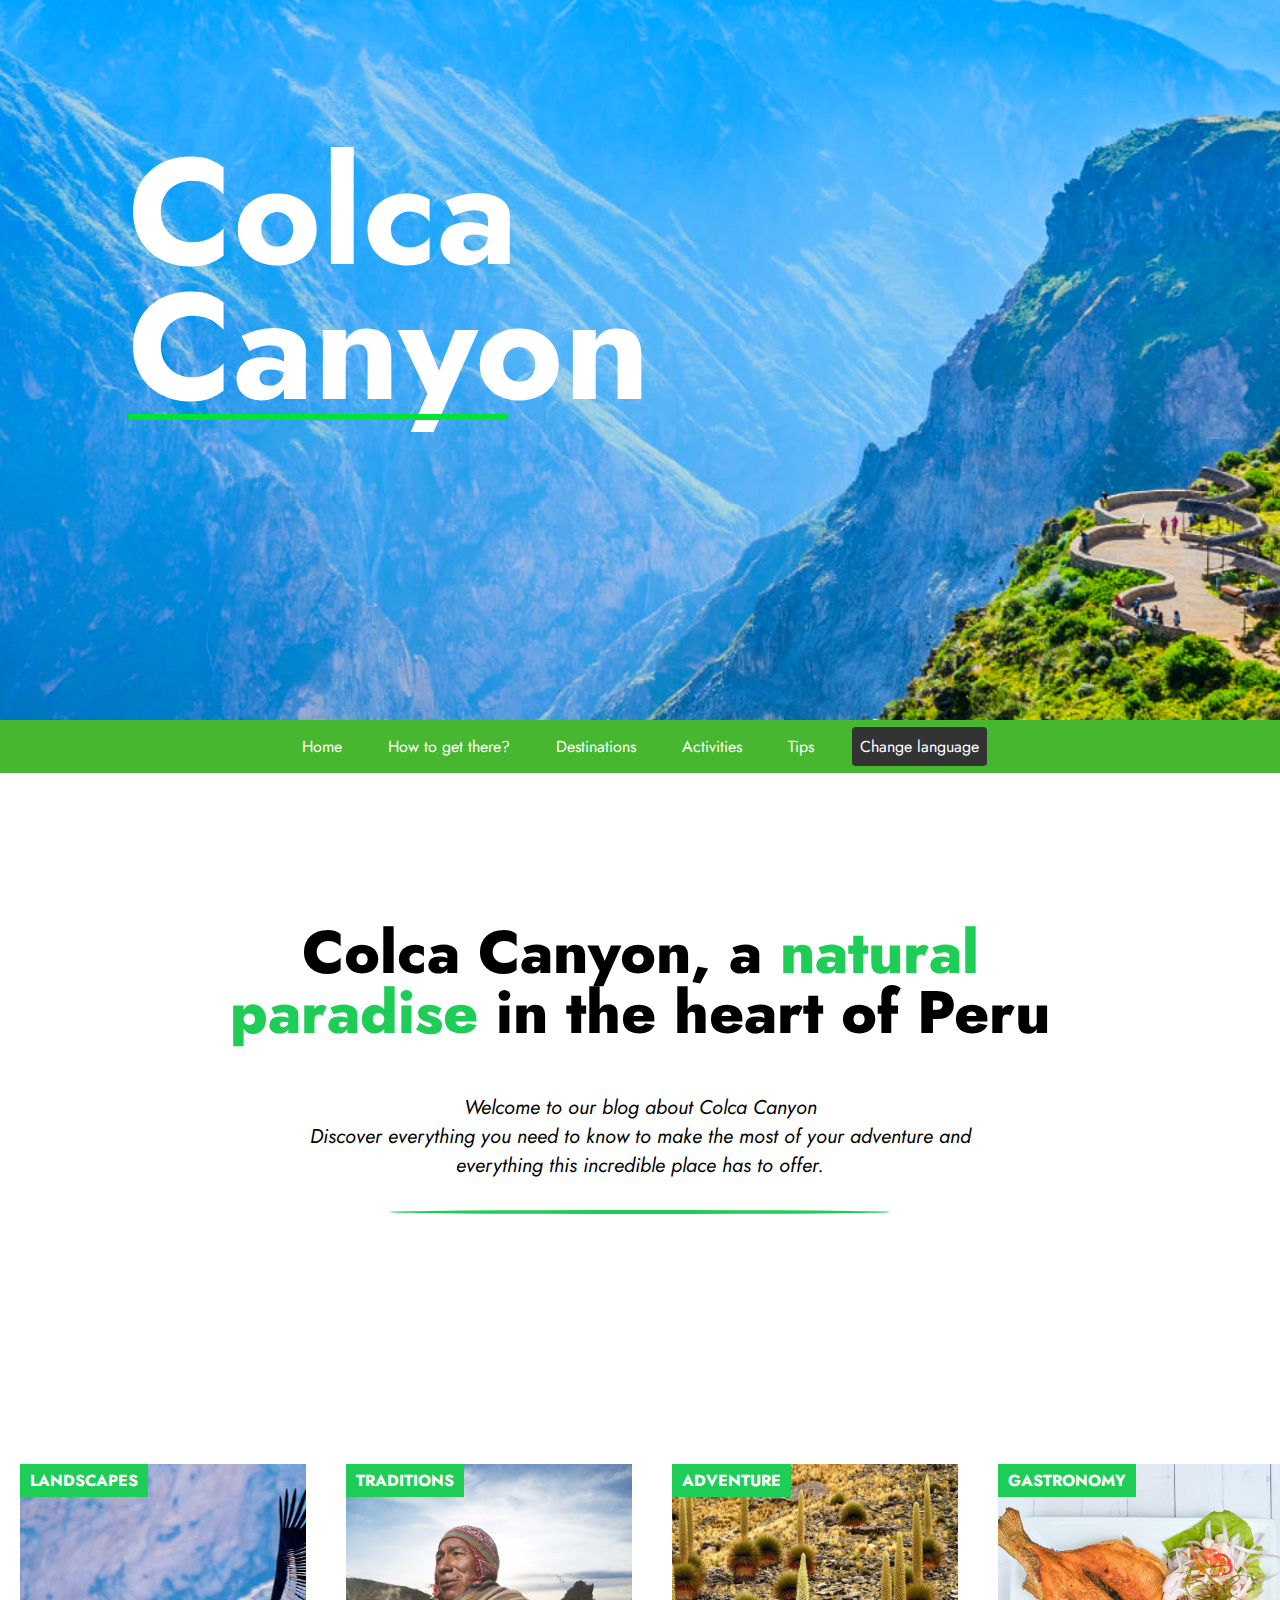
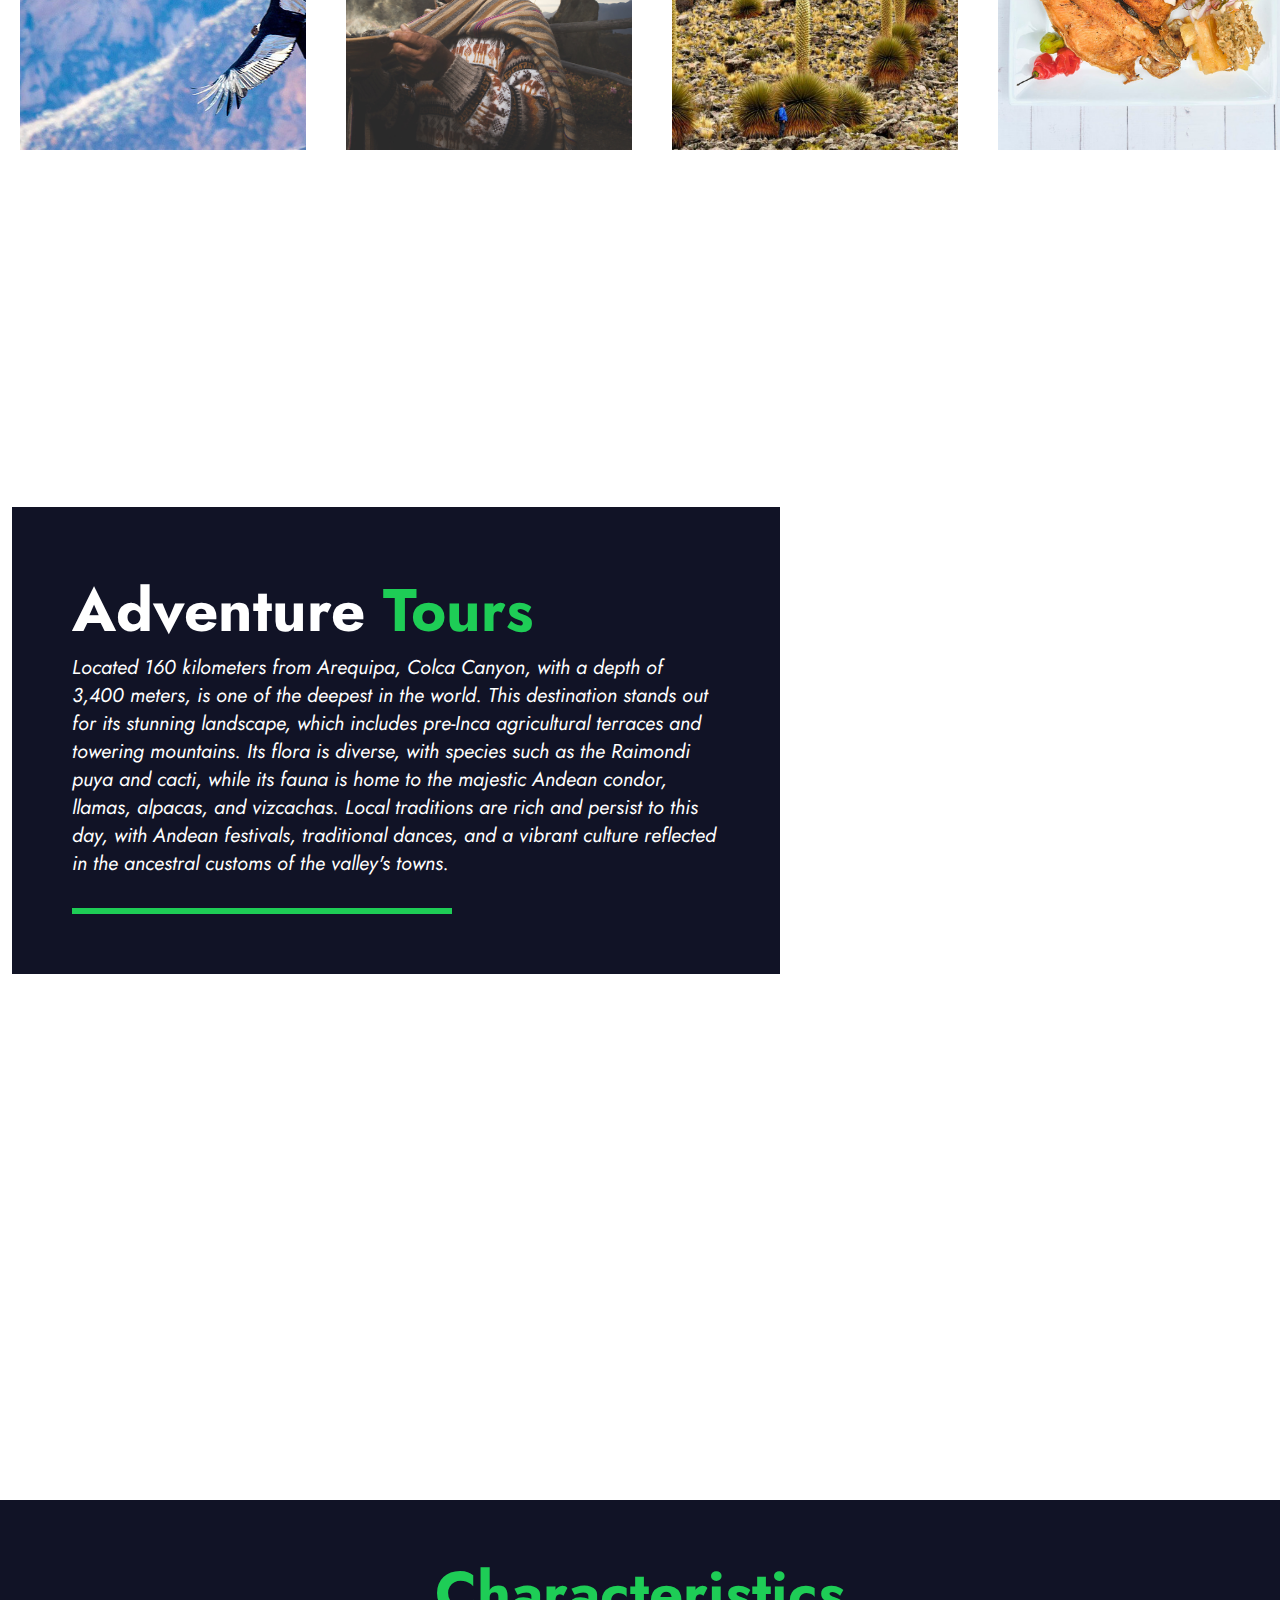
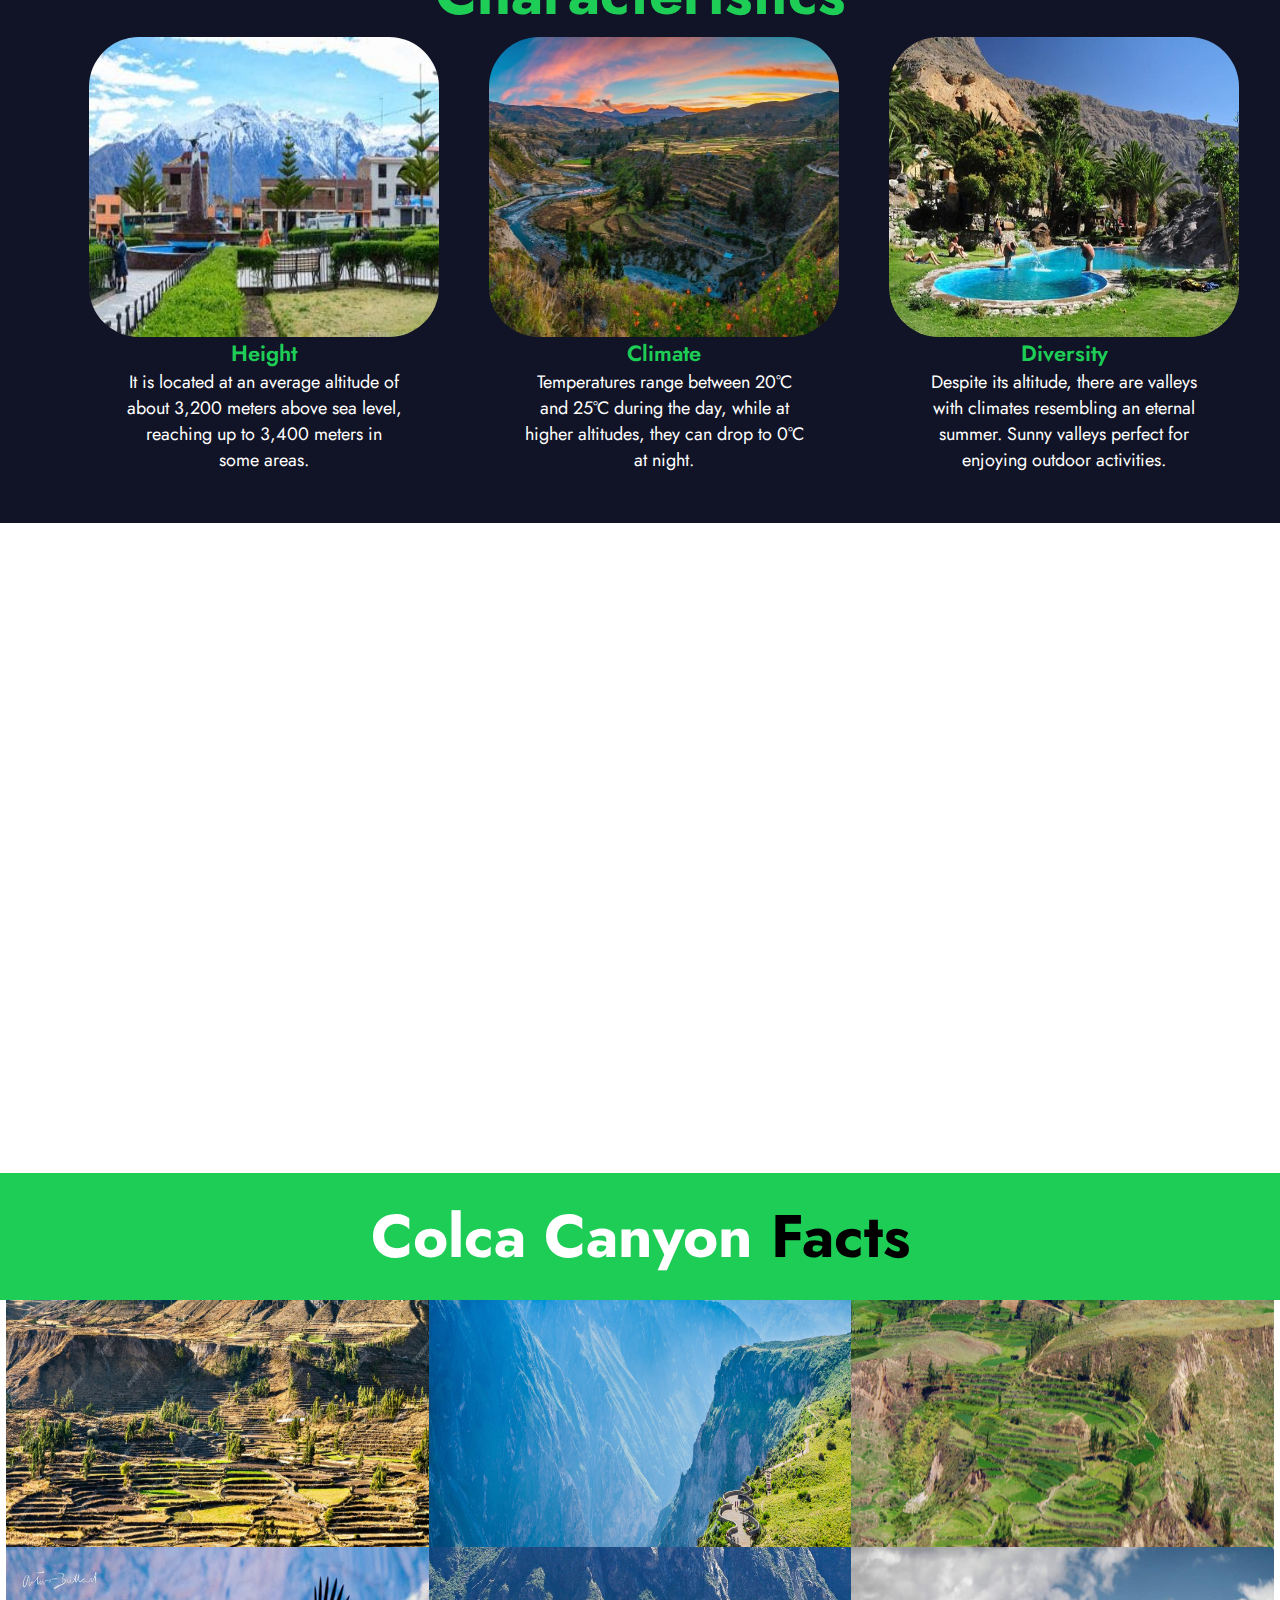
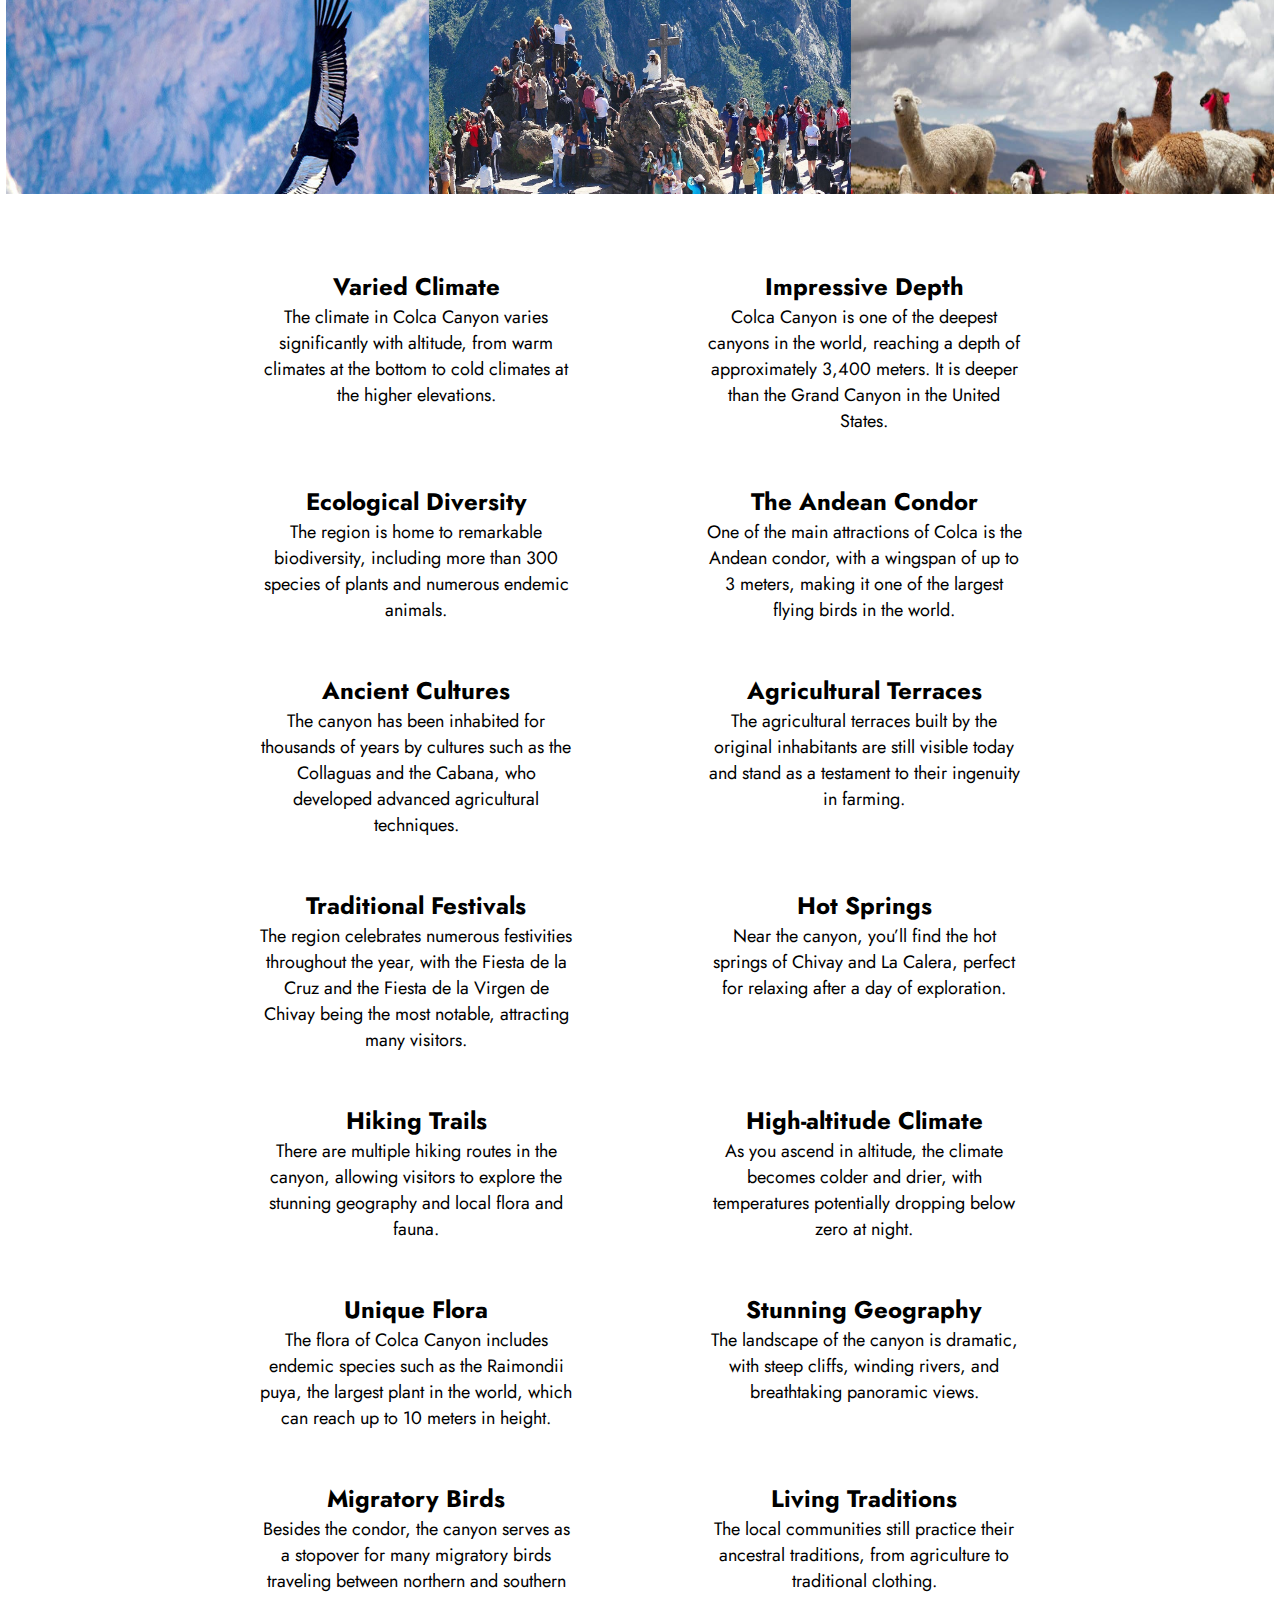
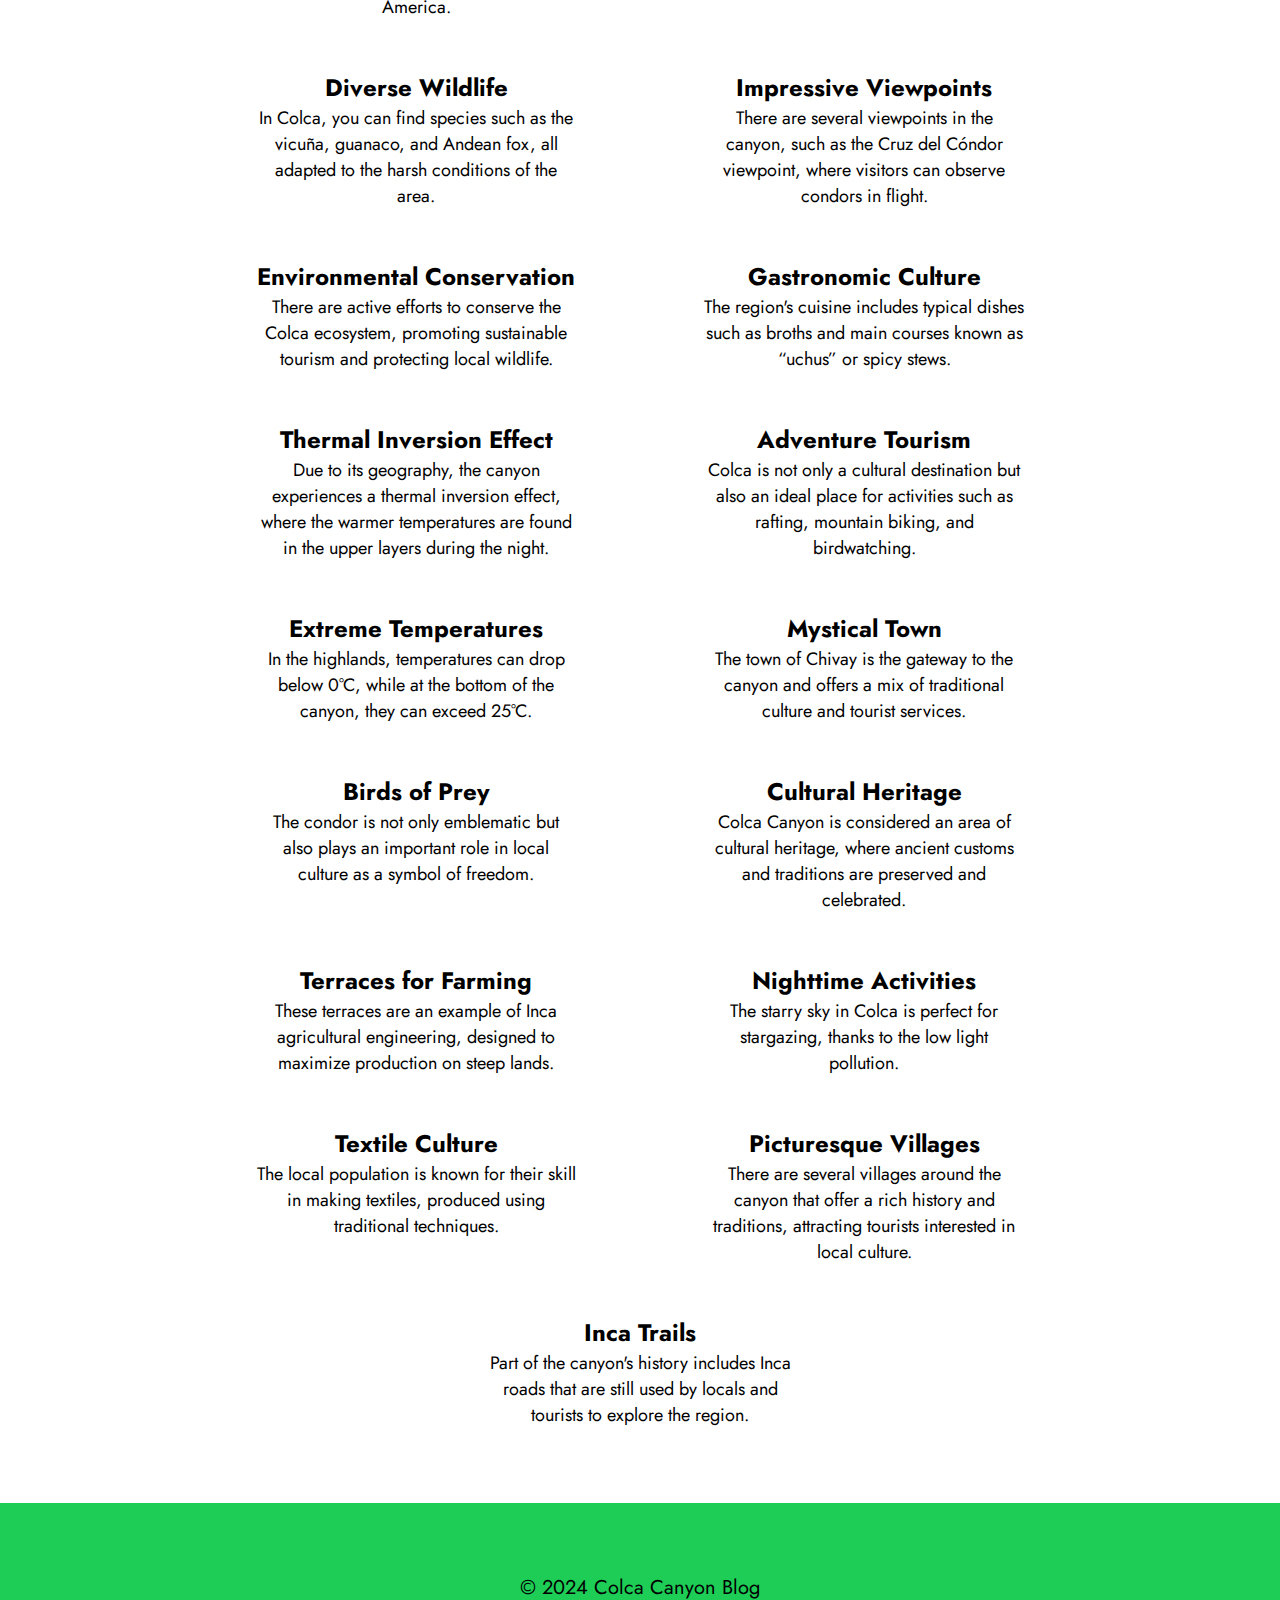
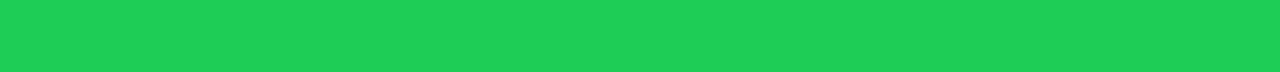
<file: index.html>
<!DOCTYPE html>
<html lang="es">

<head>
    <meta charset="UTF-8">
    <meta name="viewport" content="width=device-width, initial-scale=1.0">
    <title>Complete Travel Guide to the Colca Canyon - Attractions, Routes, and Tips</title>
    <meta name="robots" content="index, follow">

    <meta name="description"
        content="Explore the majestic Colca Canyon, a perfect destination for adventurers. Enjoy activities such as trekking, condor watching, and more in one of the deepest canyons in the world. Find recommendations and tips to make the most of this incredible place in Peru.">

        <meta name="keywords" content="Colca Canyon, tourism in Peru, trips to Peru, how to visit Colca Canyon,
        tourist activities in the Colca Valley, best places to visit in Arequipa,
        travel tips for Colca Canyon, what to explore in the Colca Valley,
        spectacular viewpoints in Colca Canyon, Colca Valley culture,
        trekking routes in Colca Canyon.">


    <meta name="author" content="Inside Colca Blog">

    <meta property="og:title" content="Colca Canyon - Complete Travel Guide">
    <meta property="og:description" content="Explore the Colca Canyon in Peru. Information on how to get there, must-do activities, travel tips, and the best tourist destinations.">


    <meta property="og:image" content="https://cdn-icons-png.flaticon.com/512/1929/1929693.png">
    <meta property="og:url" content="https://www.insidecolcablog.com/">
    <link rel="canonical" href="https://www.insidecolcablog.com/" />

    <meta property="og:type" content="website">

    <meta name="twitter:card" content="summary_large_image">
    <meta name="twitter:title" content="Colca Canyon - Complete Travel Guide">
    <meta name="twitter:description"
        content="Discover Colca Canyon in Peru. Complete information on how to get there, activities, destinations, and tips for your visit.">
    <meta name="twitter:image" content="https://cdn-icons-png.flaticon.com/512/1929/1929693.png">

    <link rel="icon" type="image/png" href="https://cdn-icons-png.flaticon.com/512/1929/1929693.png">

    <link rel="stylesheet" href="style.css">
    <link rel="preconnect" href="https://fonts.googleapis.com">
    <link rel="preconnect" href="https://fonts.gstatic.com" crossorigin>
    <link href="https://fonts.googleapis.com/css2?family=Jost:ital,wght@0,100..900;1,100..900&display=swap"
        rel="stylesheet">

    <script type="text/javascript">
        function googleTranslateElementInit() {
            new google.translate.TranslateElement({
                pageLanguage: 'es',
                includedLanguages: 'en,es,fr,da,hu,de,it,zh-CN,ko,pt,ru,nl,hi,ja,pl,uk',
                layout: google.translate.TranslateElement.InlineLayout.SIMPLE
            }, 'google_translate_element');
        }
    </script>
    <script async src="https://pagead2.googlesyndication.com/pagead/js/adsbygoogle.js?client=ca-pub-7519552983128815"
        crossorigin="anonymous"></script>
    <script type="text/javascript"
        src="https://translate.google.com/translate_a/element.js?cb=googleTranslateElementInit"></script>
</head>

<body>
    <header>
        <div class="portada">
            <div class="portada_ctn">
                <h1>Colca  <br> Canyon </h1>
                <div class="division1"></div>

            </div>

        </div>
    </header>
    <nav class="navbar">
        <span class="menu-toggle" onclick="toggleMenu()">☰</span>
        <ul id="navbarMenu">
            <li><a href="index.html">Home</a></li>
            <li><a href="comollegar.html">How to get there?</a></li>
            <li><a href="destinos.html">Destinations</a></li>
            <li><a href="actividades.html">Activities</a></li>
            <li><a href="consejos.html">Tips</a></li>
            <li><a class="cambio_idioma" href="javascript:void(0);" id="google_translate_button">Change language</a></li>
        </ul>
    </nav>
    <div id="google_translate_element"></div>

    <section class="msgbvn">
        <h2>Colca Canyon, a <span style="color: #1ecd56;">natural <br>paradise</span> in the heart of Peru</h2>
        <p>Welcome to our blog about Colca Canyon<br>  
            Discover everything you need to know to make the most of your adventure  
            and <br>everything this incredible place has to offer.</p>
         
        <div class="division" style="margin-top: 30px; width: 500px;"></div>
    </section>
    <section class="dcpc_1">
        <div class="imgdcpc_1">
            <div class="img-container one">
                <span class="image-text">LANDSCAPES</span>
            </div>
            <div class="img-container dos">
                <span class="image-text">TRADITIONS</span>
            </div>
            <div class="img-container tres">
                <span class="image-text">ADVENTURE</span>
            </div>
            <div class="img-container cuatro">
                <span class="image-text">GASTRONOMY</span>
            </div>
        </div>



        <div class="tldsc">
            <div class="tldsc_left">
                <h2>Adventure <span style="color: #1ecd56;">Tours</span></h2>
                <p>Located 160 kilometers from Arequipa, Colca Canyon, with a depth of 3,400 meters, is one of the deepest in the world. This destination stands out for its stunning landscape, which includes pre-Inca agricultural terraces and towering mountains. Its flora is diverse, with species such as the Raimondi puya and cacti, while its fauna is home to the majestic Andean condor, llamas, alpacas, and vizcachas. Local traditions are rich and persist to this day, with Andean festivals, traditional dances, and a vibrant culture reflected in the ancestral customs of the valley's towns.</p>

                <div class="division2"></div>
            </div>
            <div class="tldsc_right"></div>
        </div>
    </section>
    <section class="crtrtcs">
        <h2>Characteristics</h2>
        <div class="ctn_crtrtcs">
            <div class="ctn_crtrtcs1">
                <img src="/imagenes/altura_cabanaconde.jpg" alt="">
                <h3>Height</h3>
                <p>It is located at an average altitude of about 3,200 meters above sea level, reaching up to 3,400 meters in some areas.</p>
            </div>
            <div class="ctn_crtrtcs1">
                <img src="/imagenes/climacolca.jpg" alt="">
                <h3>Climate</h3>
                <p>Temperatures range between 20°C and 25°C during the day, while at higher altitudes, they can drop to 0°C at night.</p>

            </div>
            <div class="ctn_crtrtcs1">
                <img src="/imagenes/diversidadcolca.jpg" alt="">
                <h3>Diversity</h3>
                <p>Despite its altitude, there are valleys with climates resembling an eternal summer. Sunny valleys perfect for enjoying outdoor activities.</p>

            </div>
        </div>
    </section>
    <section class="crsdd">
    </section>
    <div class="dtscñ">
        <h2><span style="color: white;">Colca Canyon</span> Facts</h2>
    </div>
    <section class="galery">
        <div class="image-container">
            <img src="./imagenes/andenes.jpg" alt="">
            <h4>Andeneria</h4>
        </div>
        <div class="image-container">
            <img src="./imagenes/cruz.jpg" alt="">
            <h4>Condor Cross</h4>

        </div>
        <div class="image-container">
            <img src="./imagenes/andenes2.jpg" alt="">
            <h4>Agriculture</h4>

        </div>
        <div class="image-container">
            <img src="./imagenes/condor_flor.jpg" alt="">
            <h4>Condor</h4>

        </div>
        <div class="image-container">
            <img src="./imagenes/fiesta.jpg" alt="">
            <h4>Tourism</h4>

        </div>
        <div class="image-container">
            <img src="./imagenes/llamasyalpacas.jpg" alt="">
            <h4>Alpacas</h4>

        </div>
    </section>
    <section class="colca_curiosities">
        <div class="carta">
            <h4>Varied Climate</h4>
            <p>The climate in Colca Canyon varies significantly with altitude, from warm climates at the bottom to cold climates at the higher elevations.</p>
        </div>
        <div class="carta">
            <h4>Impressive Depth</h4>
            <p>Colca Canyon is one of the deepest canyons in the world, reaching a depth of approximately 3,400 meters. It is deeper than the Grand Canyon in the United States.</p>
        </div>
        <div class="carta">
            <h4>Ecological Diversity</h4>
            <p>The region is home to remarkable biodiversity, including more than 300 species of plants and numerous endemic animals.</p>
        </div>
        <div class="carta">
            <h4>The Andean Condor</h4>
            <p>One of the main attractions of Colca is the Andean condor, with a wingspan of up to 3 meters, making it one of the largest flying birds in the world.</p>
        </div>
        <div class="carta">
            <h4>Ancient Cultures</h4>
            <p>The canyon has been inhabited for thousands of years by cultures such as the Collaguas and the Cabana, who developed advanced agricultural techniques.</p>
        </div>
        <div class="carta">
            <h4>Agricultural Terraces</h4>
            <p>The agricultural terraces built by the original inhabitants are still visible today and stand as a testament to their ingenuity in farming.</p>
        </div>
        <div class="carta">
            <h4>Traditional Festivals</h4>
            <p>The region celebrates numerous festivities throughout the year, with the Fiesta de la Cruz and the Fiesta de la Virgen de Chivay being the most notable, attracting many visitors.</p>
        </div>
        <div class="carta">
            <h4>Hot Springs</h4>
            <p>Near the canyon, you’ll find the hot springs of Chivay and La Calera, perfect for relaxing after a day of exploration.</p>
        </div>
        <div class="carta">
            <h4>Hiking Trails</h4>
            <p>There are multiple hiking routes in the canyon, allowing visitors to explore the stunning geography and local flora and fauna.</p>
        </div>
        <div class="carta">
            <h4>High-altitude Climate</h4>
            <p>As you ascend in altitude, the climate becomes colder and drier, with temperatures potentially dropping below zero at night.</p>
        </div>
        <div class="carta">
            <h4>Unique Flora</h4>
            <p>The flora of Colca Canyon includes endemic species such as the Raimondii puya, the largest plant in the world, which can reach up to 10 meters in height.</p>
        </div>
        <div class="carta">
            <h4>Stunning Geography</h4>
            <p>The landscape of the canyon is dramatic, with steep cliffs, winding rivers, and breathtaking panoramic views.</p>
        </div>
        <div class="carta">
            <h4>Migratory Birds</h4>
            <p>Besides the condor, the canyon serves as a stopover for many migratory birds traveling between northern and southern America.</p>
        </div>
        <div class="carta">
            <h4>Living Traditions</h4>
            <p>The local communities still practice their ancestral traditions, from agriculture to traditional clothing.</p>
        </div>
        <div class="carta">
            <h4>Diverse Wildlife</h4>
            <p>In Colca, you can find species such as the vicuña, guanaco, and Andean fox, all adapted to the harsh conditions of the area.</p>
        </div>
        <div class="carta">
            <h4>Impressive Viewpoints</h4>
            <p>There are several viewpoints in the canyon, such as the Cruz del Cóndor viewpoint, where visitors can observe condors in flight.</p>
        </div>
        <div class="carta">
            <h4>Environmental Conservation</h4>
            <p>There are active efforts to conserve the Colca ecosystem, promoting sustainable tourism and protecting local wildlife.</p>
        </div>
        <div class="carta">
            <h4>Gastronomic Culture</h4>
            <p>The region's cuisine includes typical dishes such as broths and main courses known as “uchus” or spicy stews.</p>
        </div>
        <div class="carta">
            <h4>Thermal Inversion Effect</h4>
            <p>Due to its geography, the canyon experiences a thermal inversion effect, where the warmer temperatures are found in the upper layers during the night.</p>
        </div>
        <div class="carta">
            <h4>Adventure Tourism</h4>
            <p>Colca is not only a cultural destination but also an ideal place for activities such as rafting, mountain biking, and birdwatching.</p>
        </div>
        <div class="carta">
            <h4>Extreme Temperatures</h4>
            <p>In the highlands, temperatures can drop below 0°C, while at the bottom of the canyon, they can exceed 25°C.</p>
        </div>
        <div class="carta">
            <h4>Mystical Town</h4>
            <p>The town of Chivay is the gateway to the canyon and offers a mix of traditional culture and tourist services.</p>
        </div>
        <div class="carta">
            <h4>Birds of Prey</h4>
            <p>The condor is not only emblematic but also plays an important role in local culture as a symbol of freedom.</p>
        </div>
        <div class="carta">
            <h4>Cultural Heritage</h4>
            <p>Colca Canyon is considered an area of cultural heritage, where ancient customs and traditions are preserved and celebrated.</p>
        </div>
        <div class="carta">
            <h4>Terraces for Farming</h4>
            <p>These terraces are an example of Inca agricultural engineering, designed to maximize production on steep lands.</p>
        </div>
        
        <div class="carta">
            <h4>Nighttime Activities</h4>
            <p>The starry sky in Colca is perfect for stargazing, thanks to the low light pollution.</p>
        </div>
        <div class="carta">
            <h4>Textile Culture</h4>
            <p>The local population is known for their skill in making textiles, produced using traditional techniques.</p>
        </div>
        <div class="carta">
            <h4>Picturesque Villages</h4>
            <p>There are several villages around the canyon that offer a rich history and traditions, attracting tourists interested in local culture.</p>
        </div>
        <div class="carta">
            <h4>Inca Trails</h4>
            <p>Part of the canyon's history includes Inca roads that are still used by locals and tourists to explore the region.</p>
        </div>
    </section>

    <section></section>
    <footer>
        <p>&copy; 2024 Colca Canyon Blog</p>
    </footer>

    <script src="script.js"></script>
    <script src="https://cdn.jsdelivr.net/npm/bootstrap@5.3.0-alpha1/dist/js/bootstrap.bundle.min.js"></script>
    <script async src="https://www.googletagmanager.com/gtag/js?id=G-88VQ02TWD1"></script>
    <script>
        window.dataLayer = window.dataLayer || [];
        function gtag() { dataLayer.push(arguments); }
        gtag('js', new Date());

        gtag('config', 'G-88VQ02TWD1');
    </script>
</body>

</html>
</file>
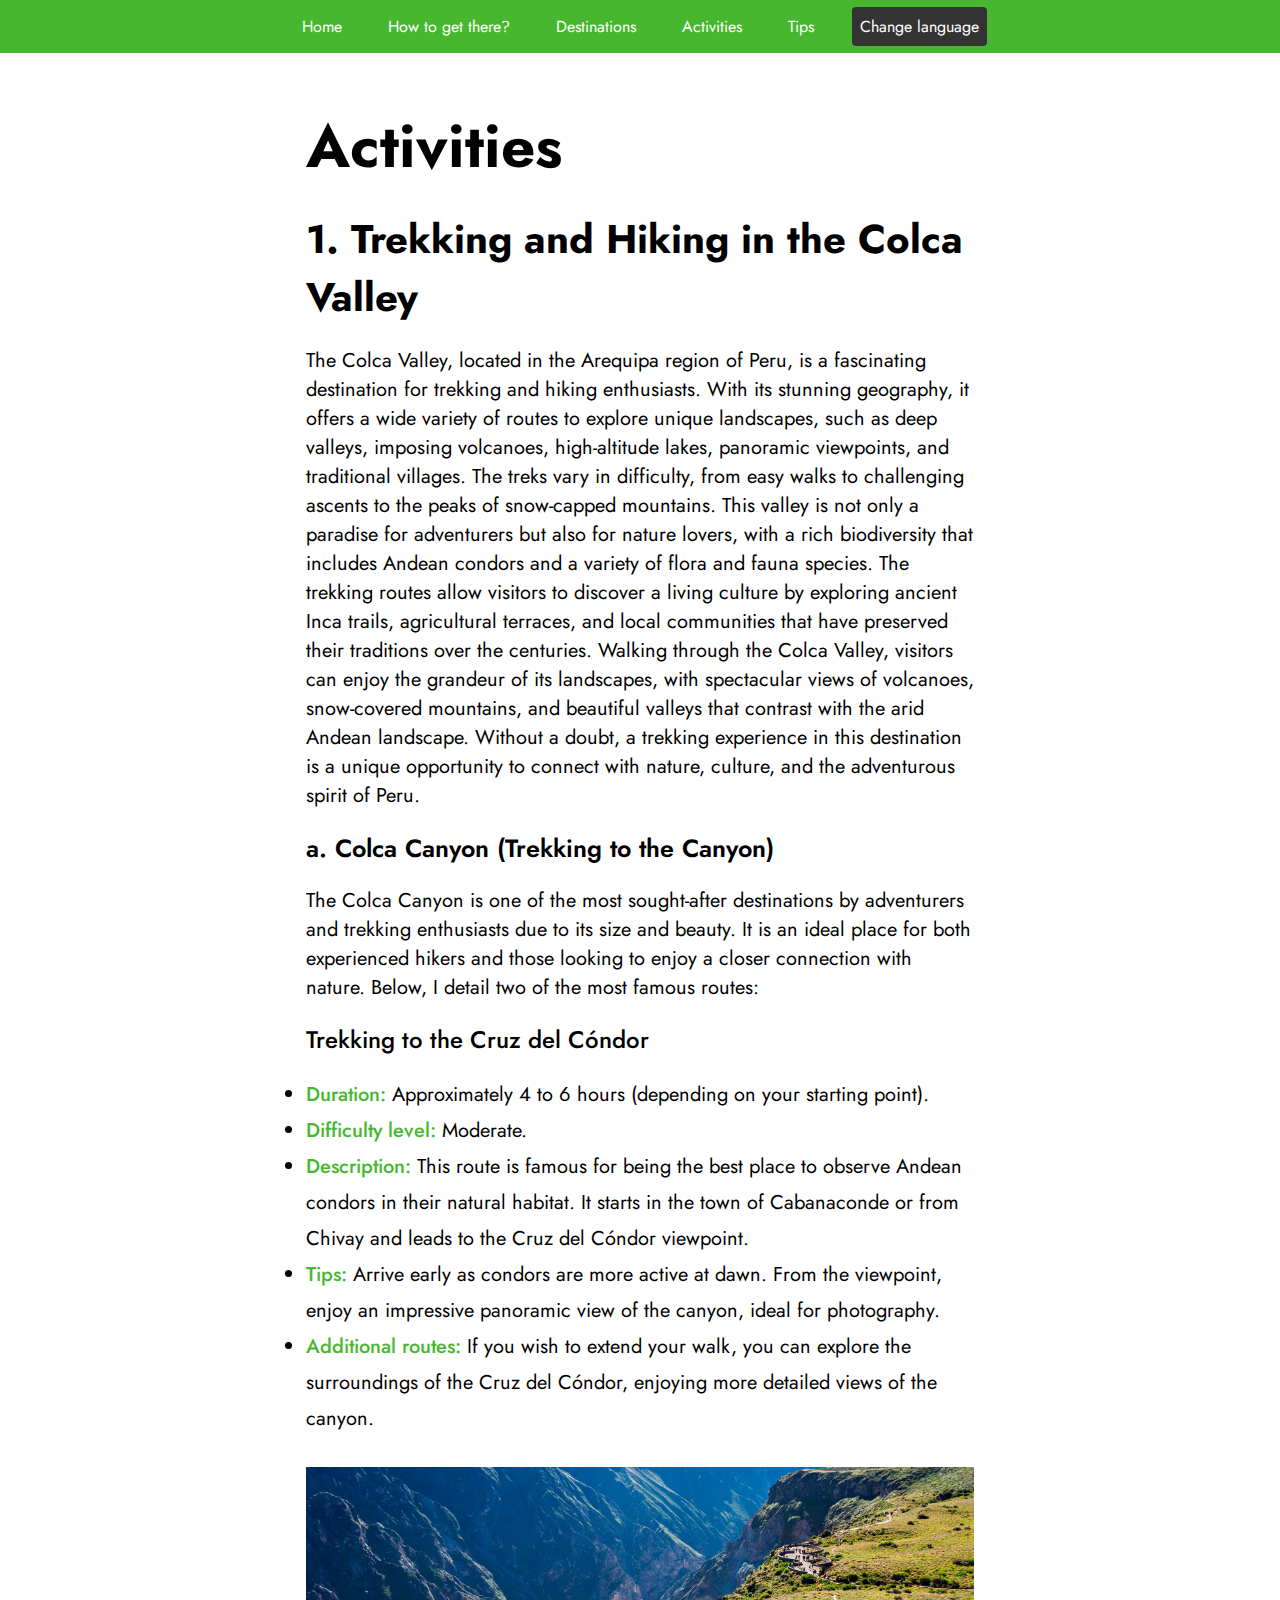
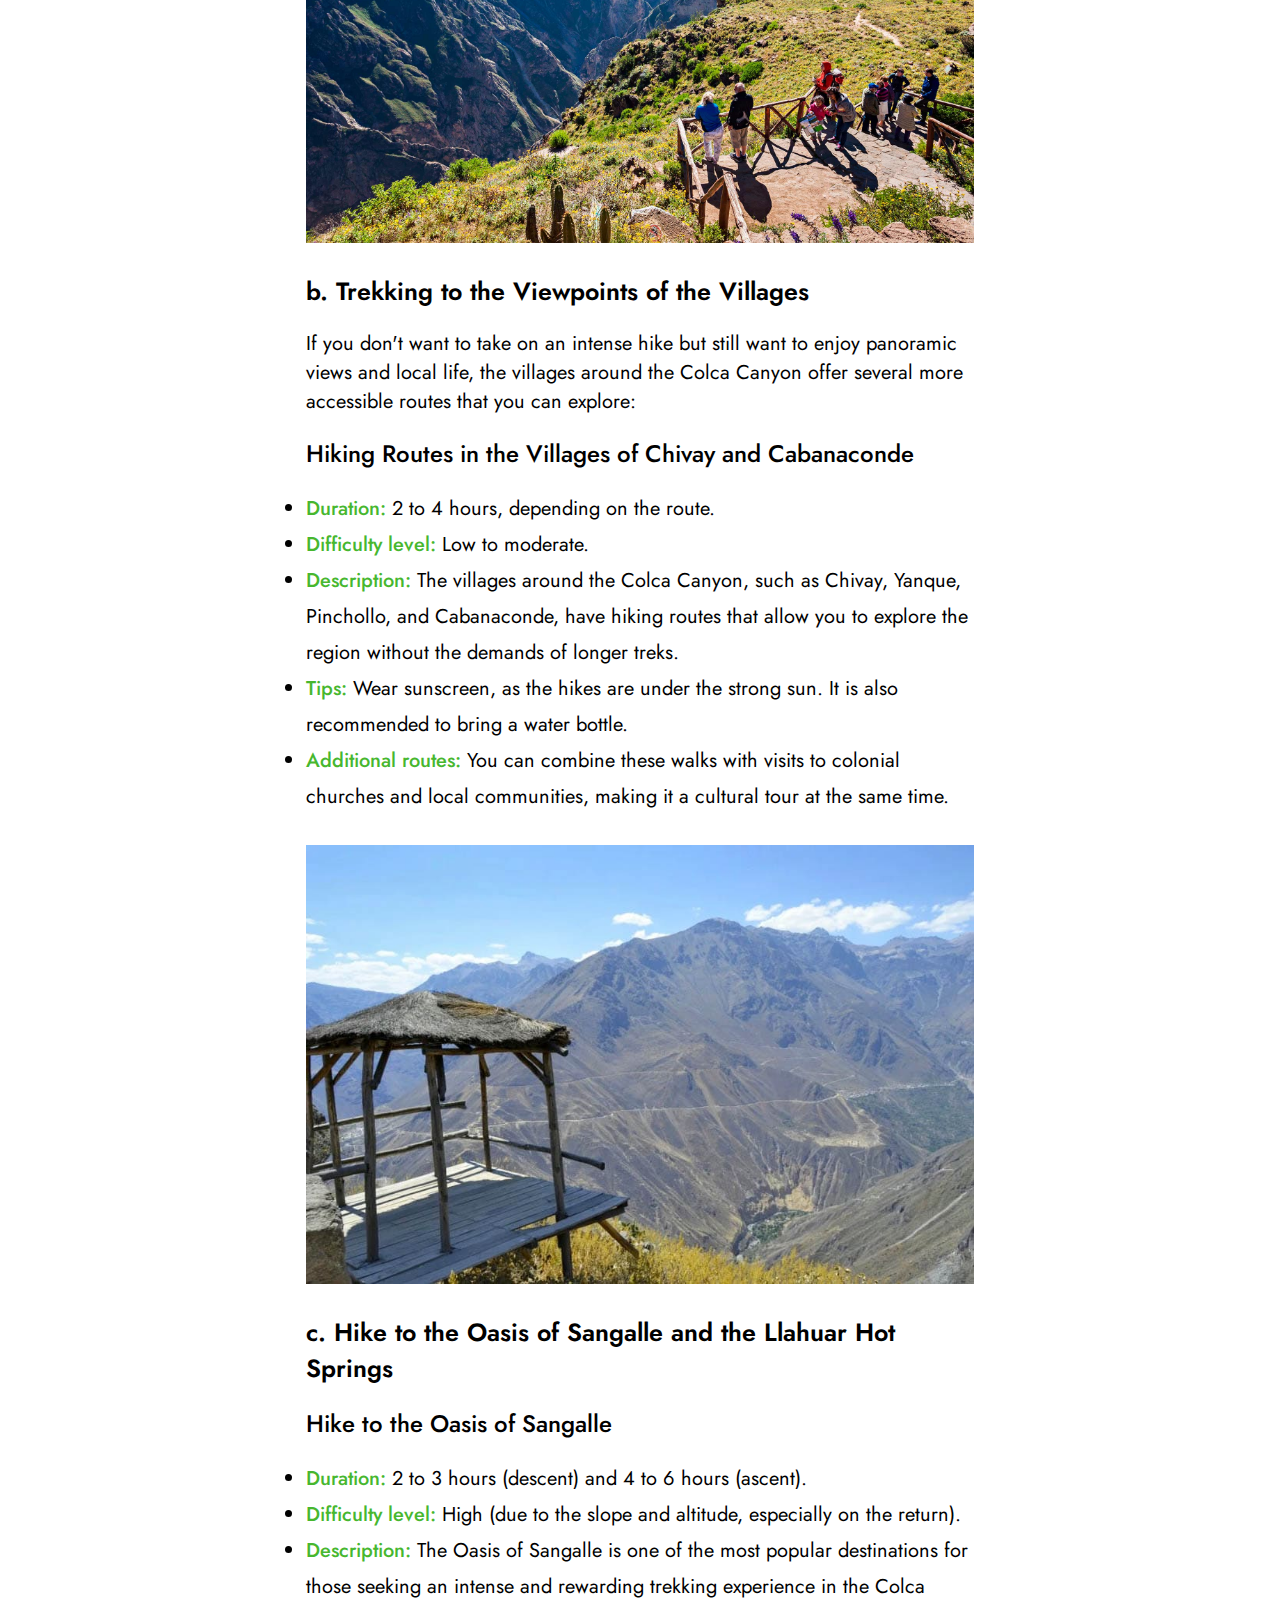
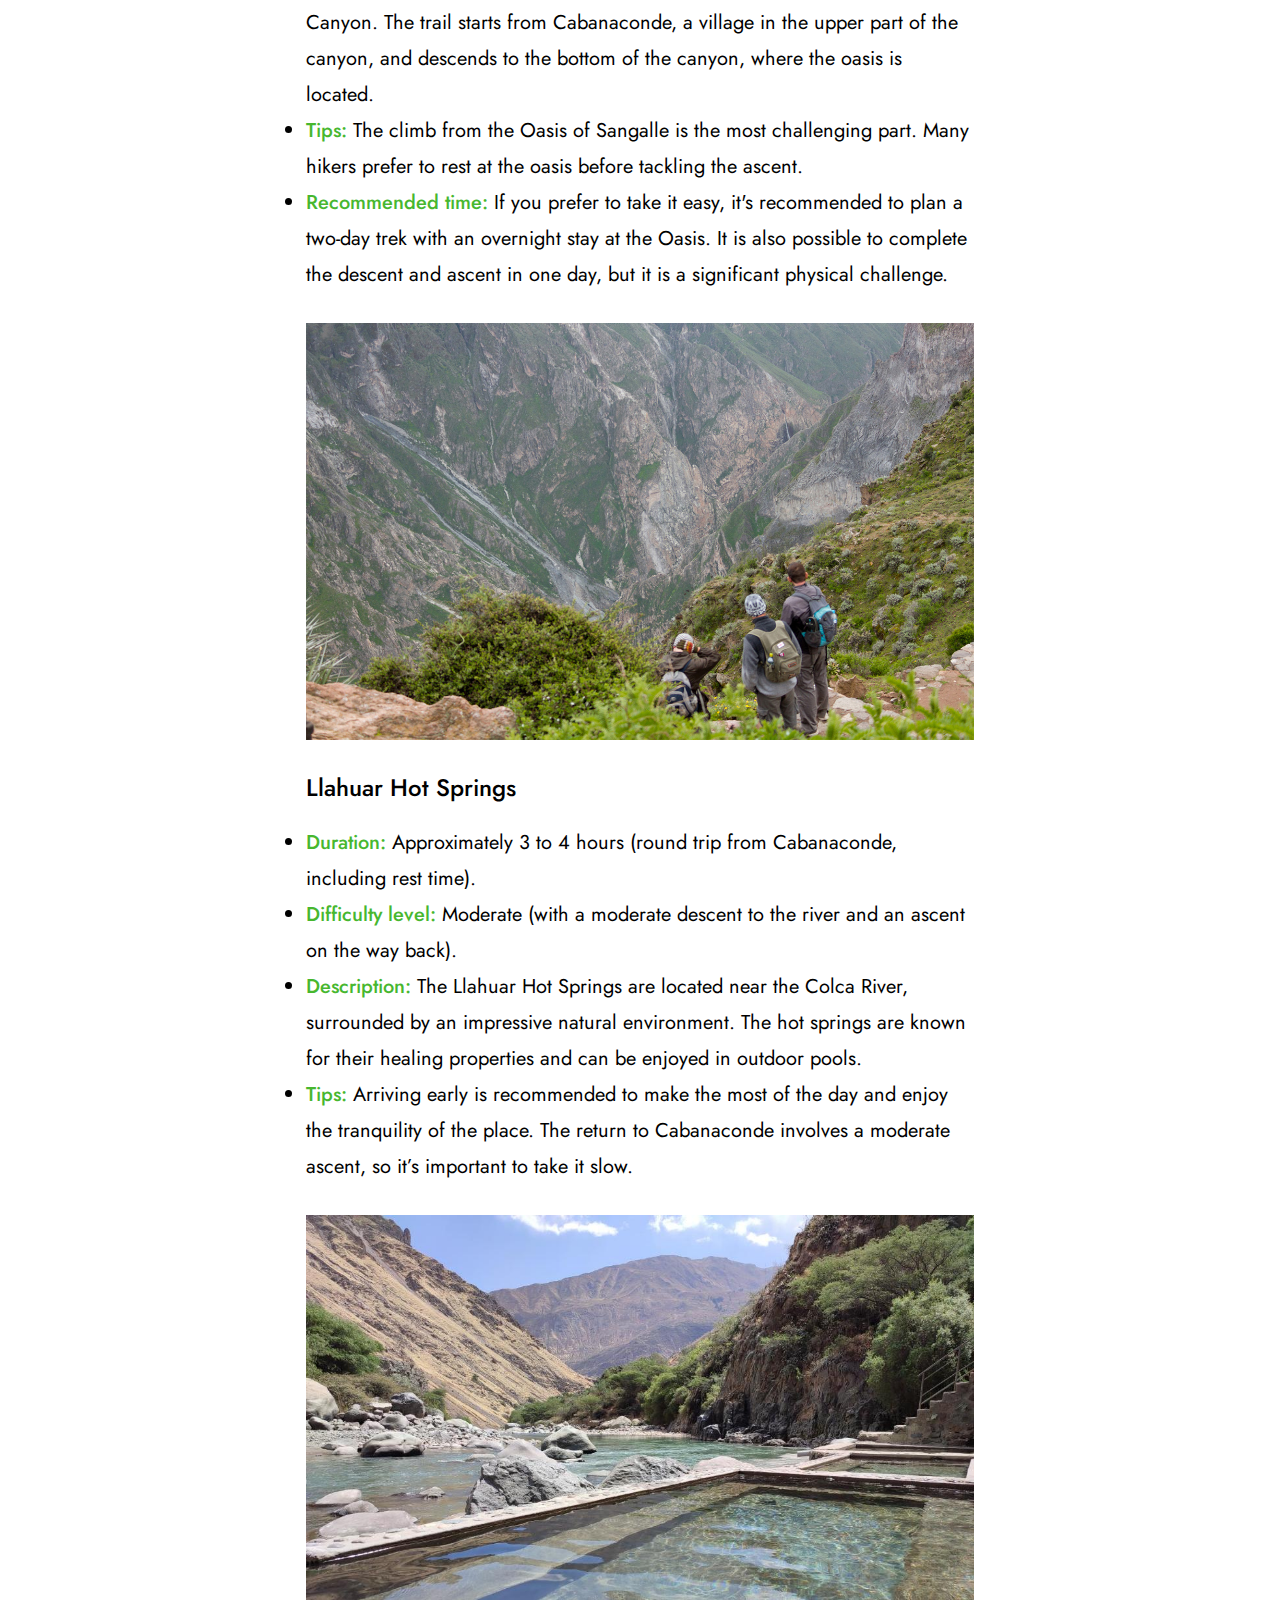
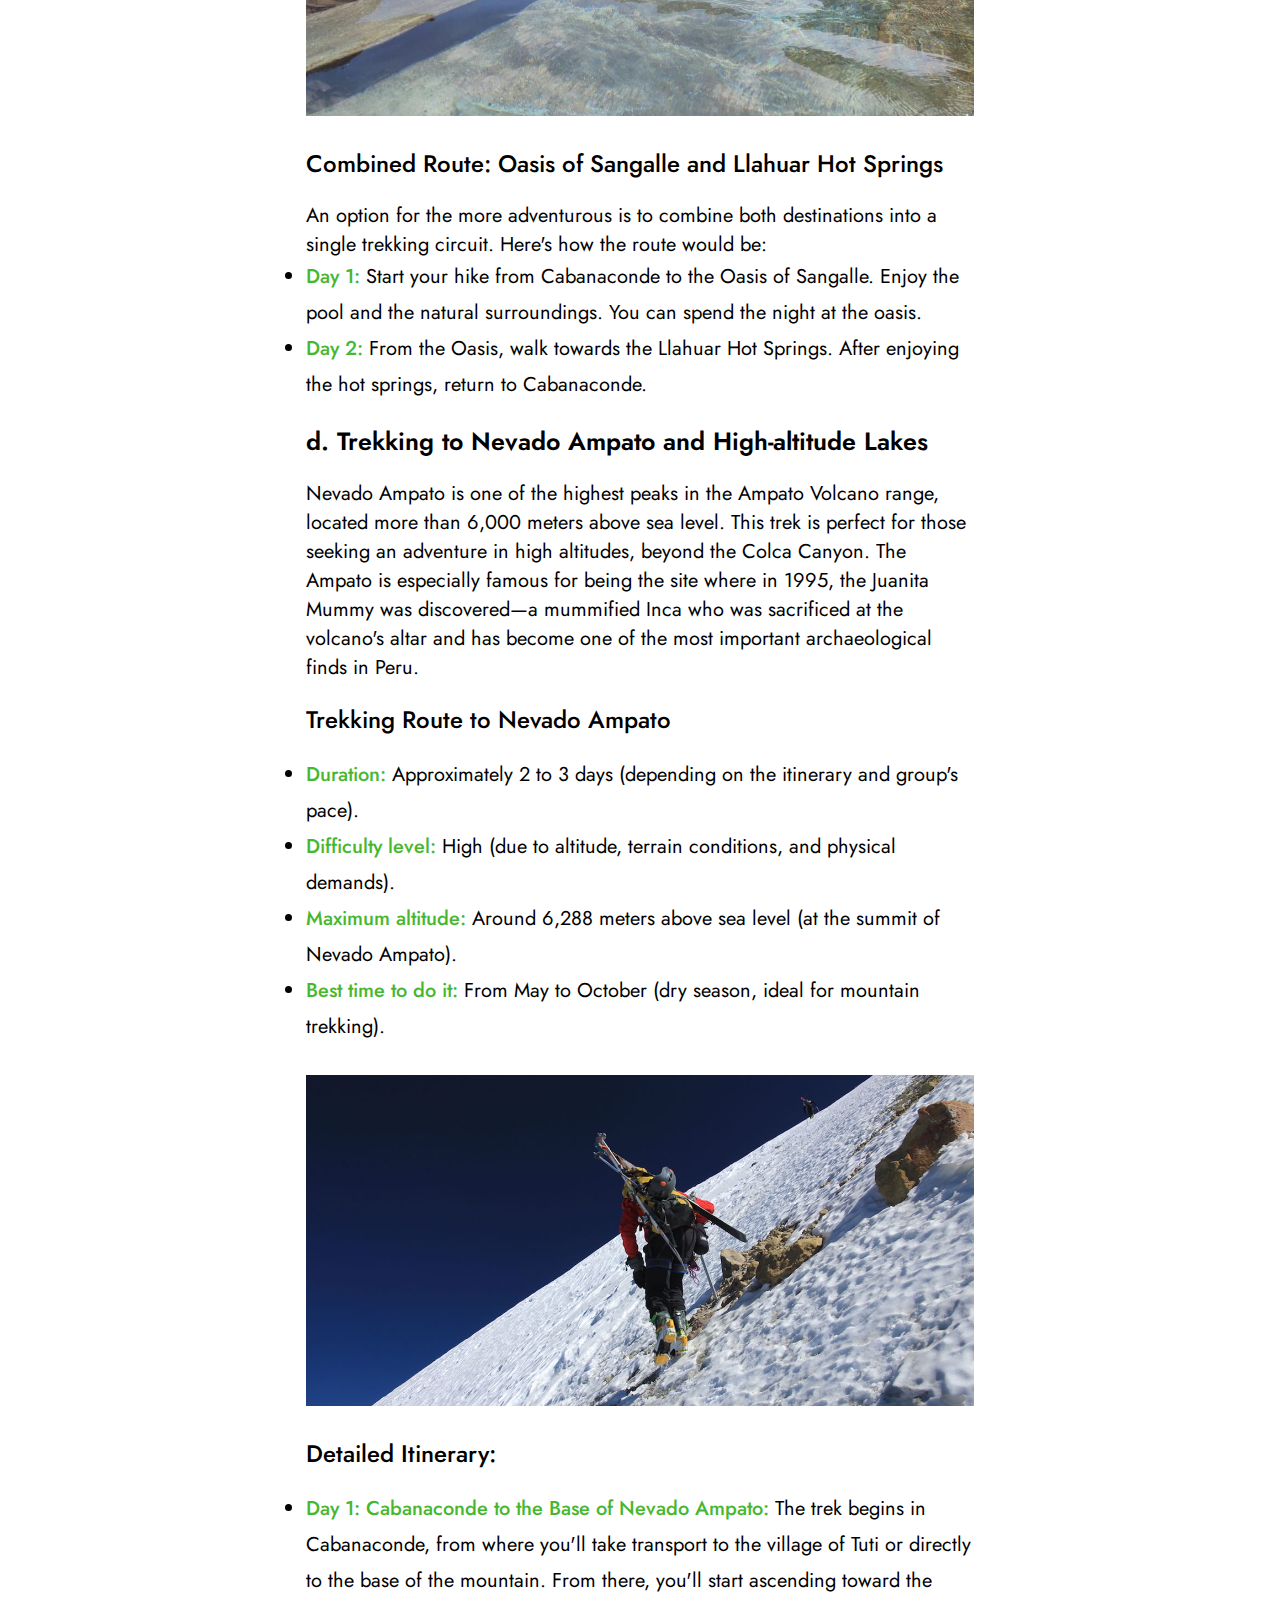
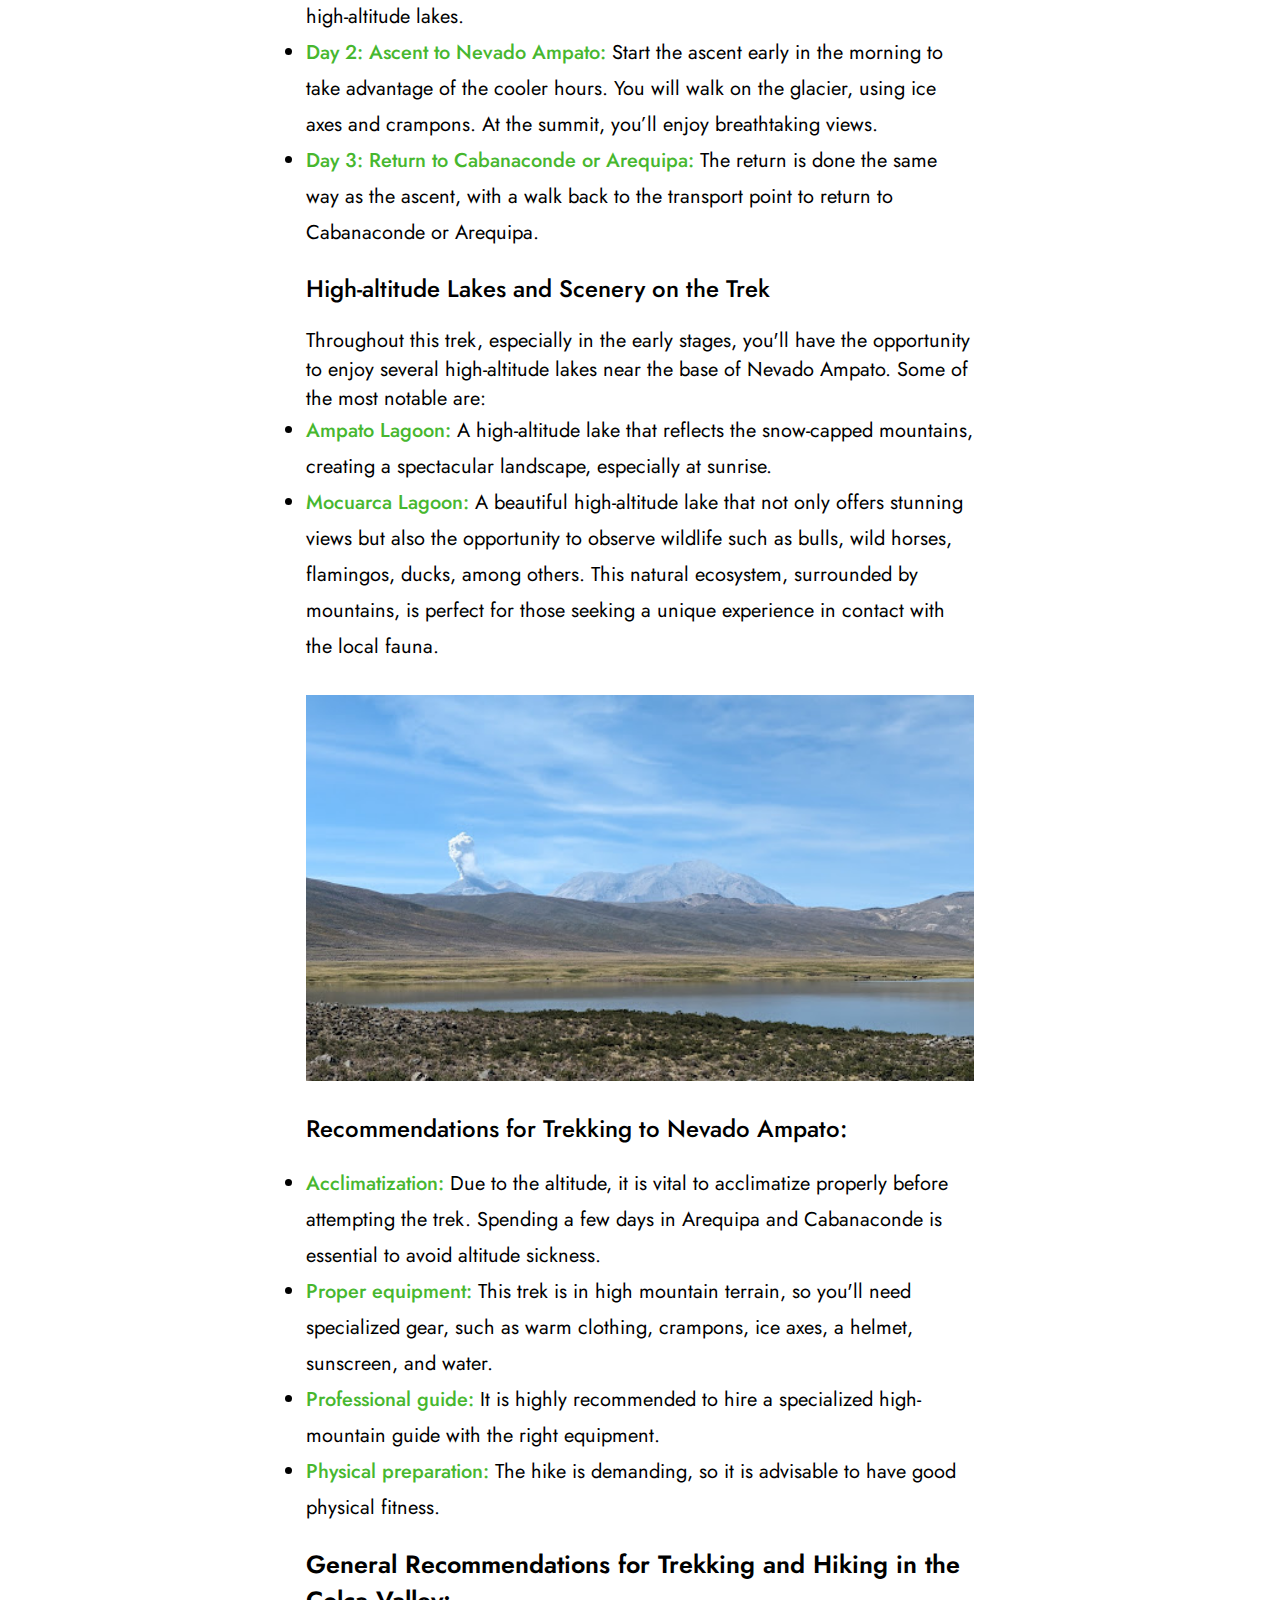
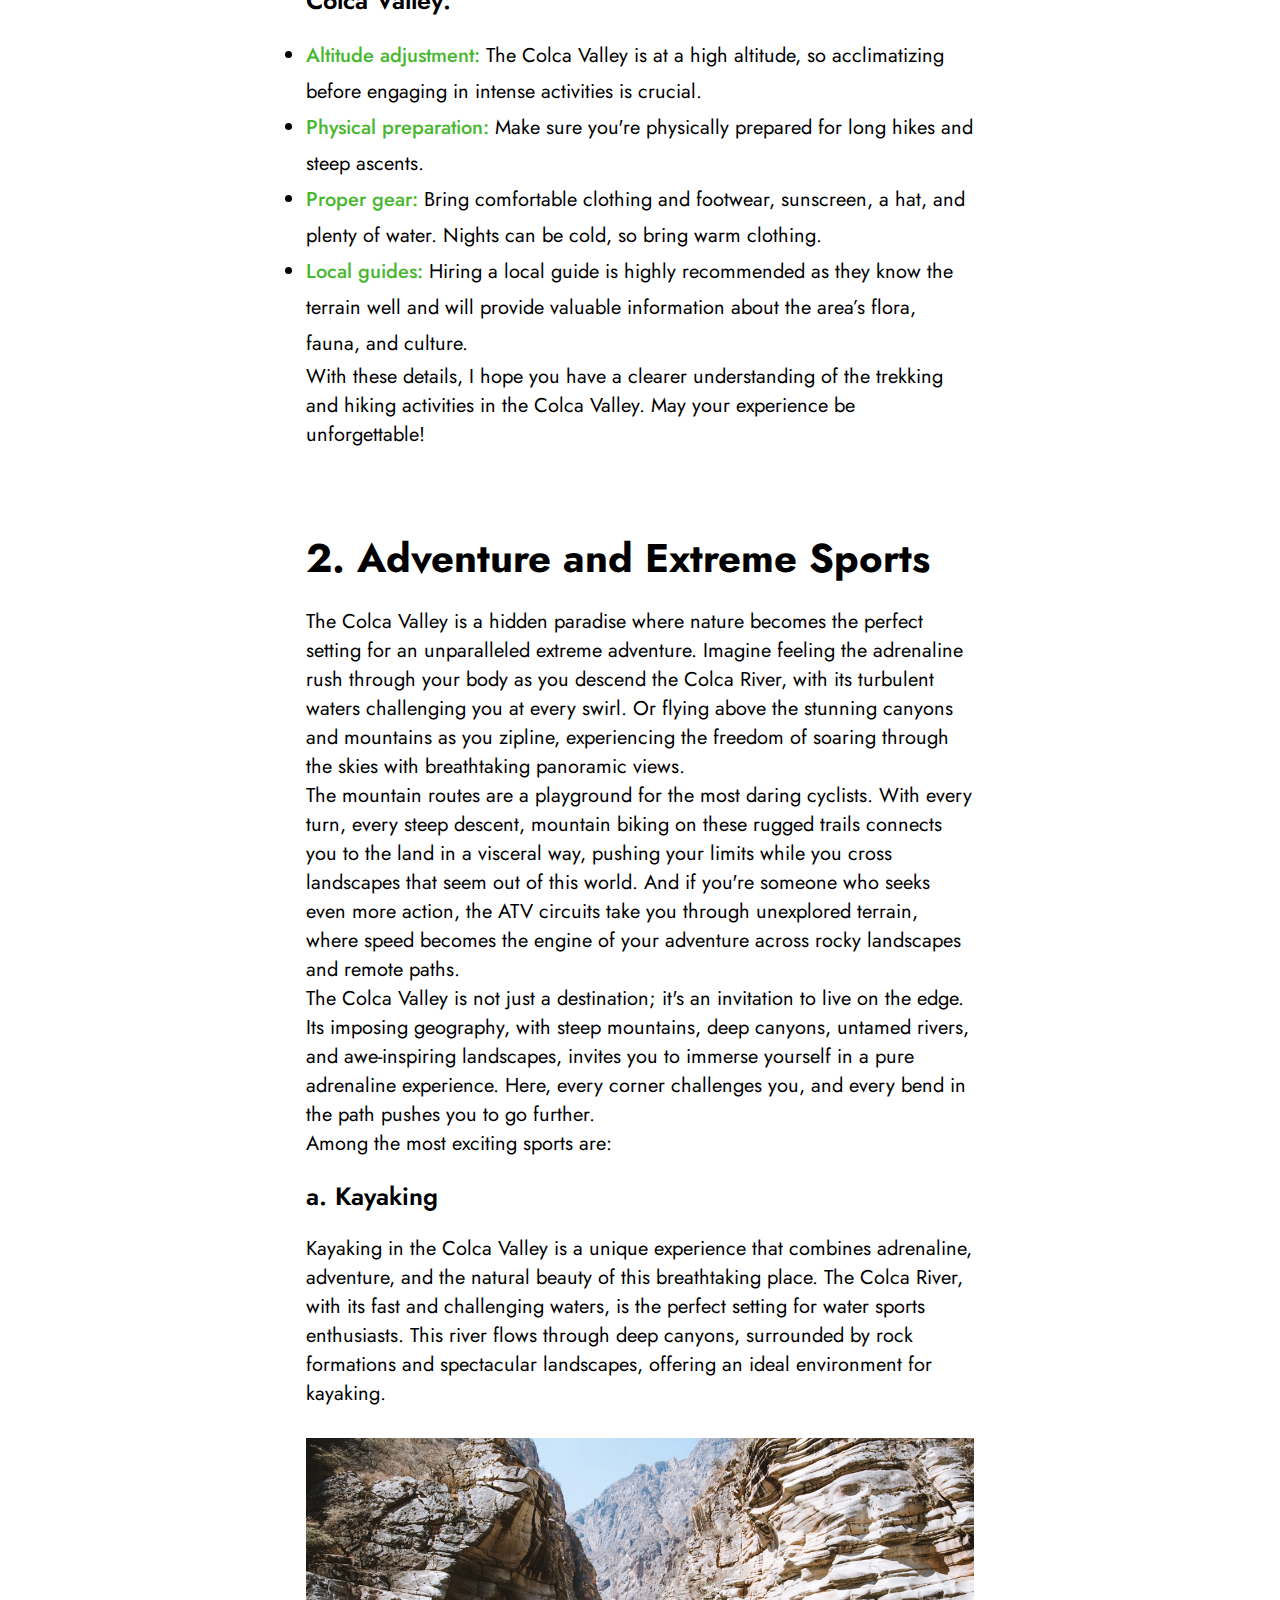
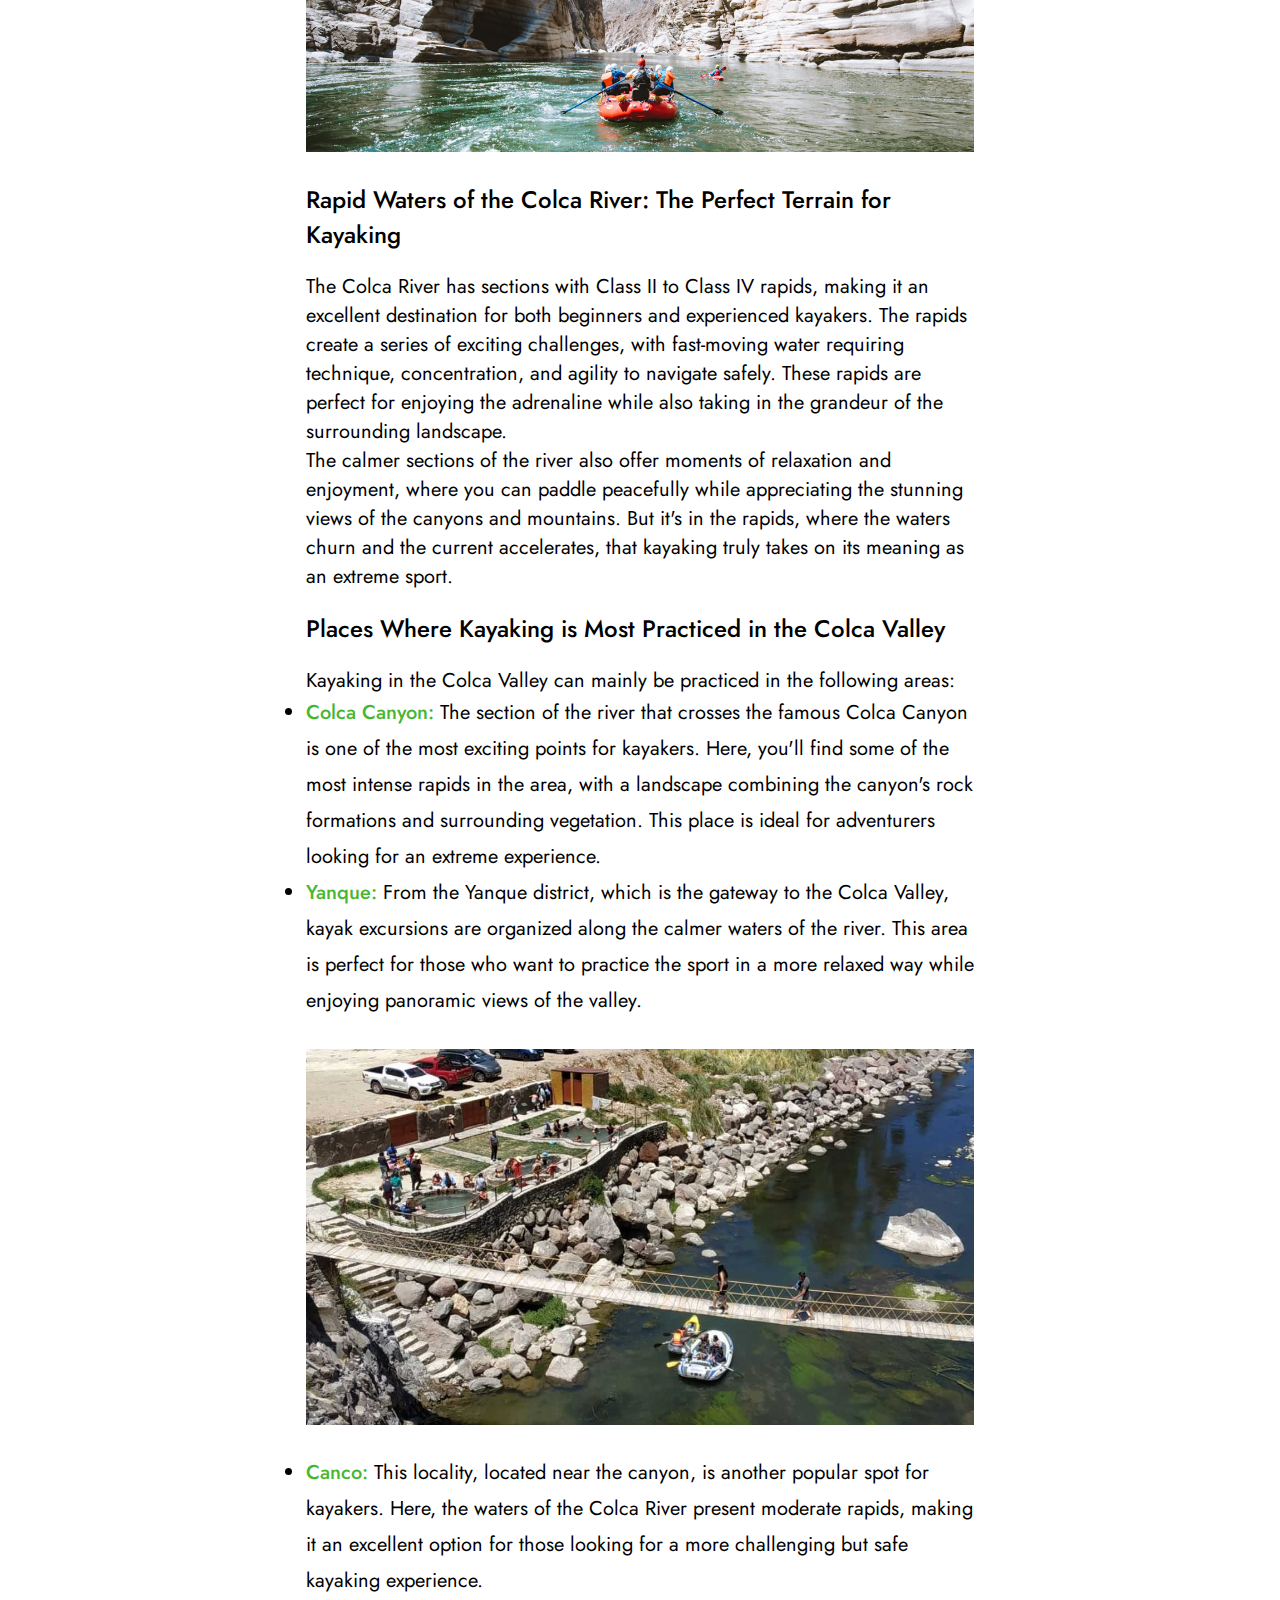
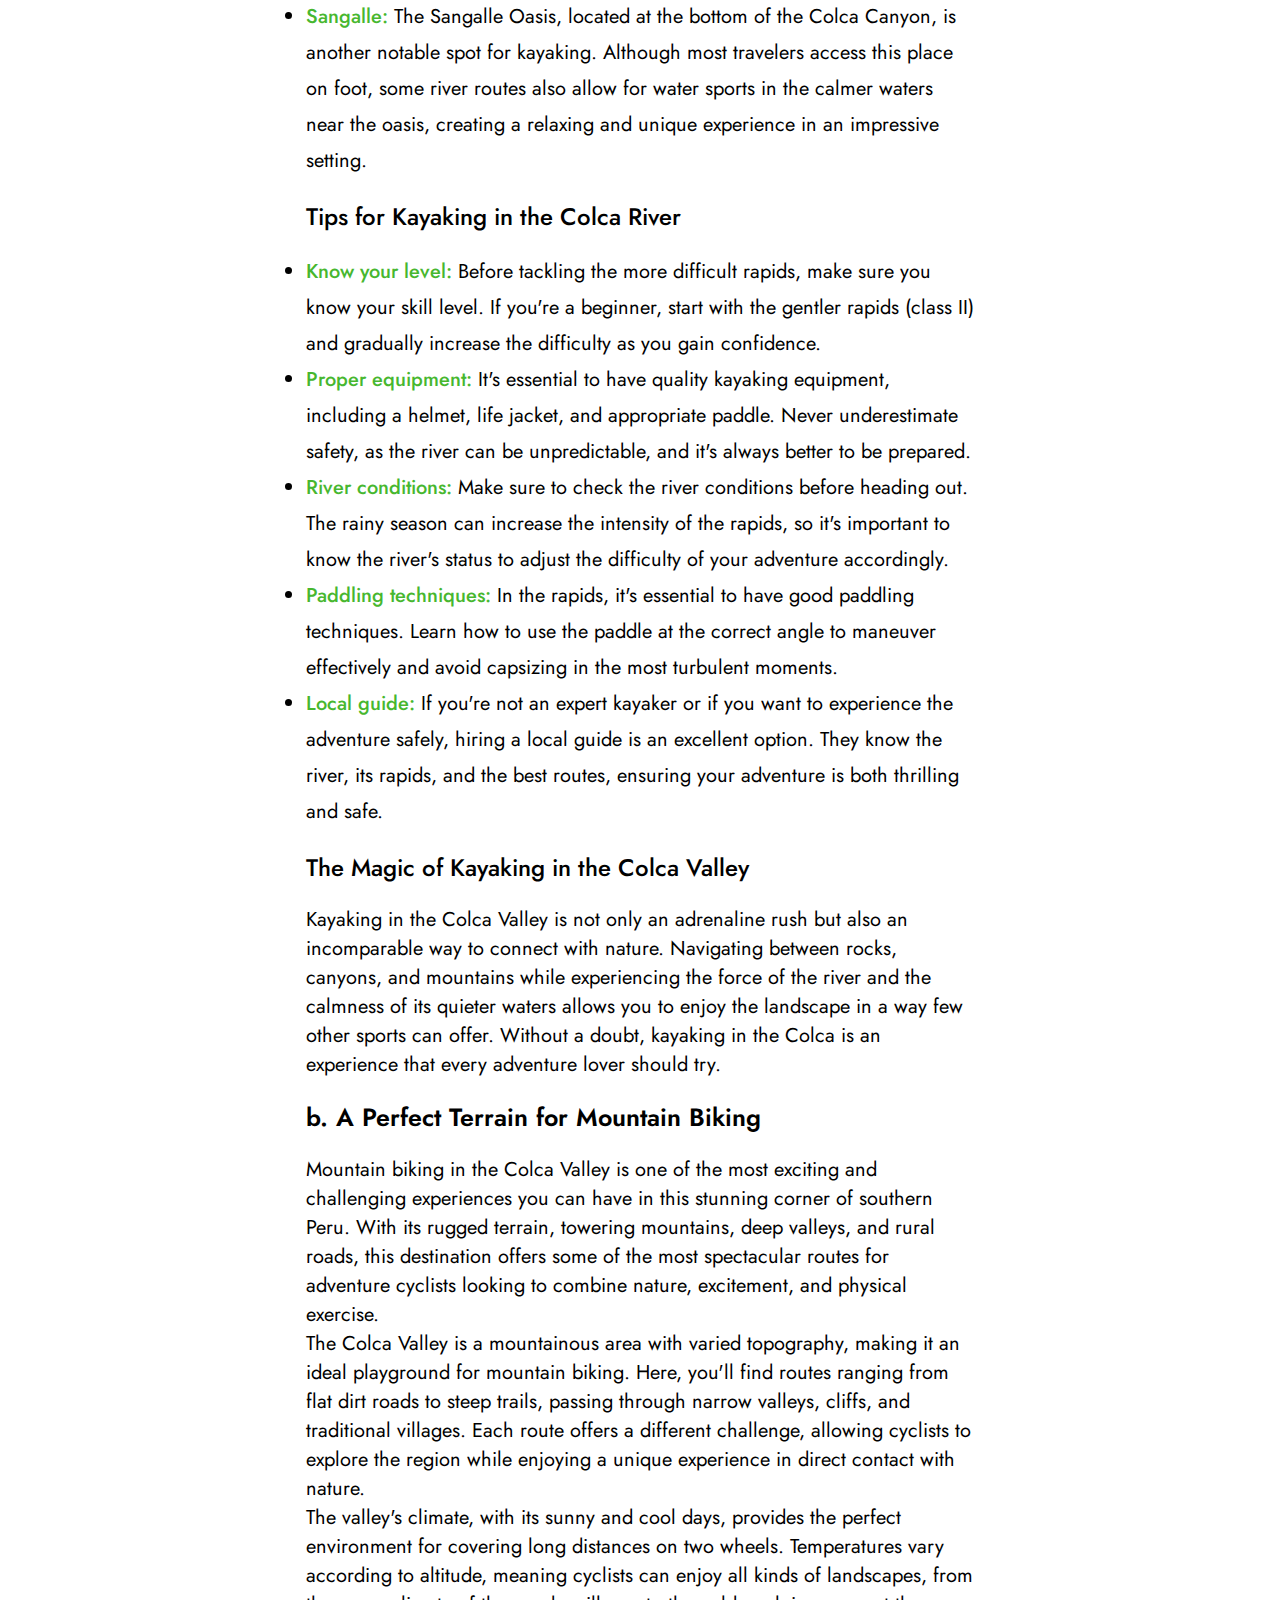
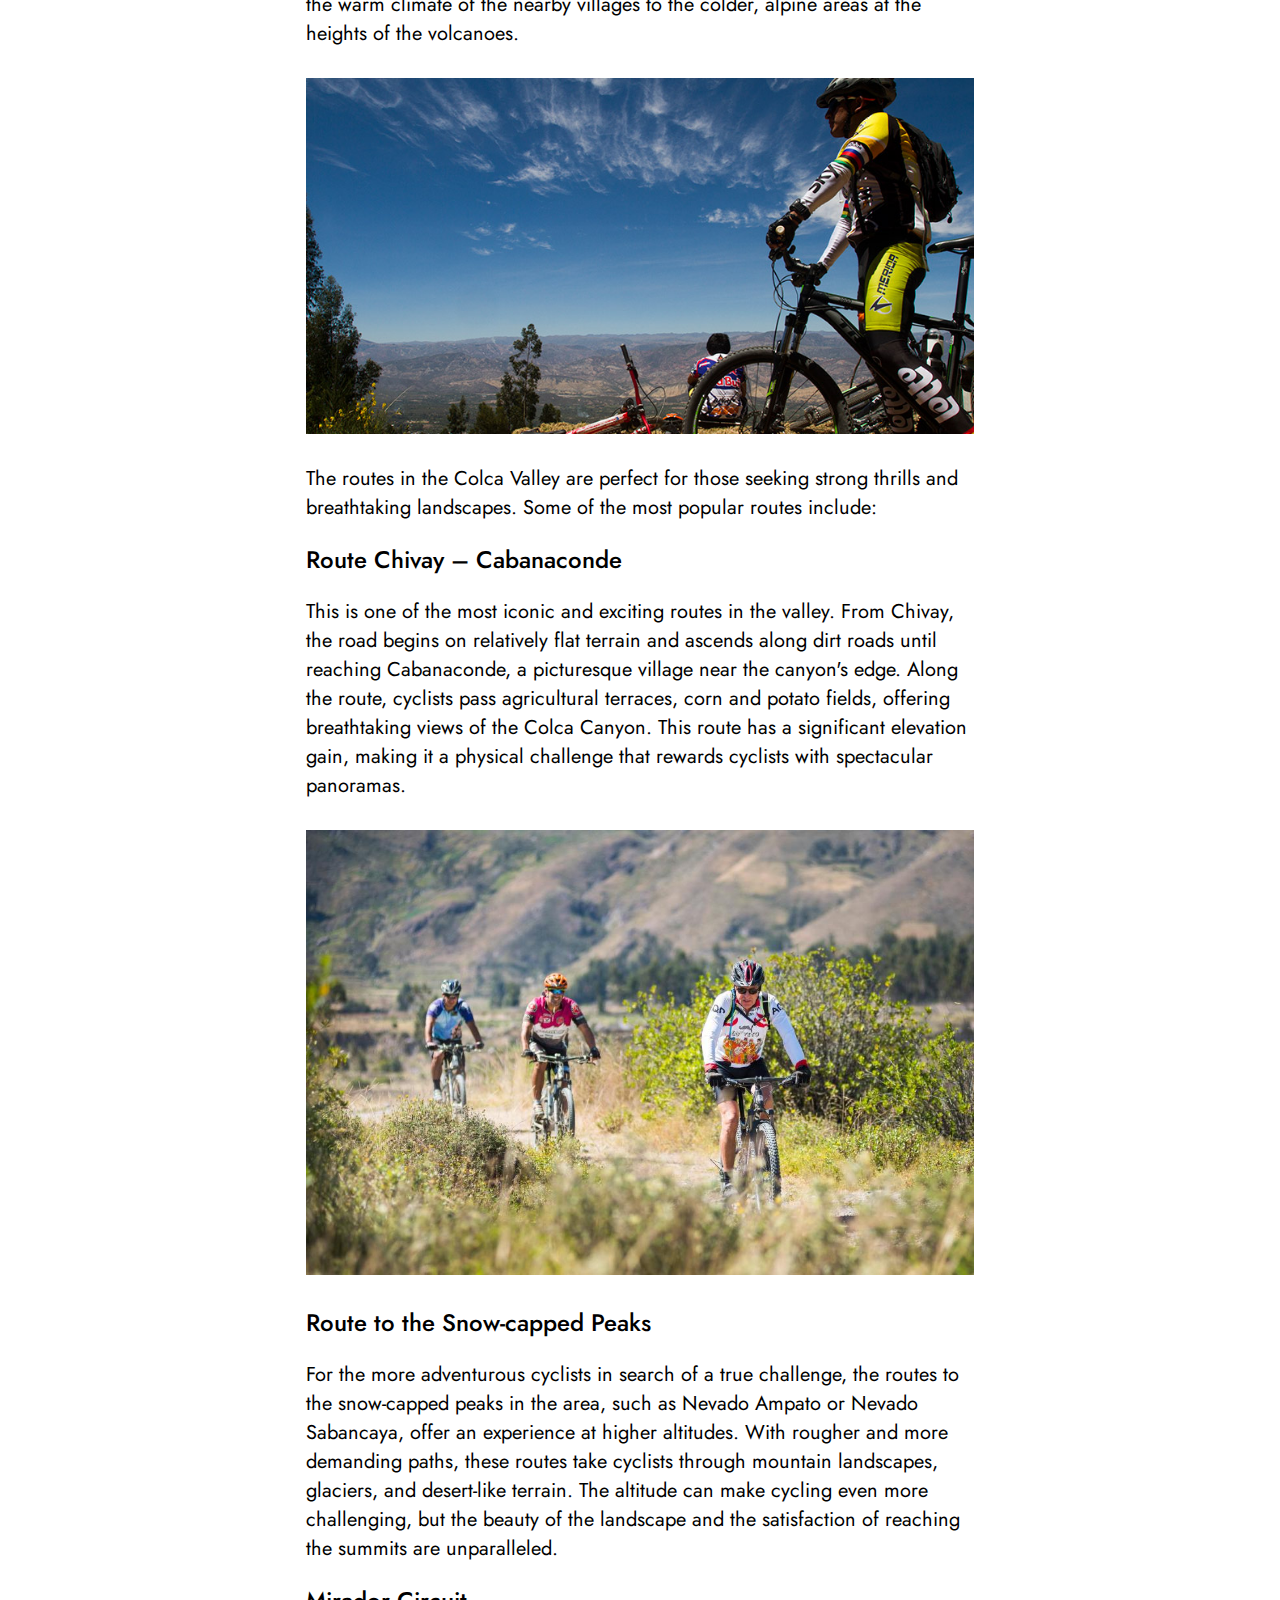
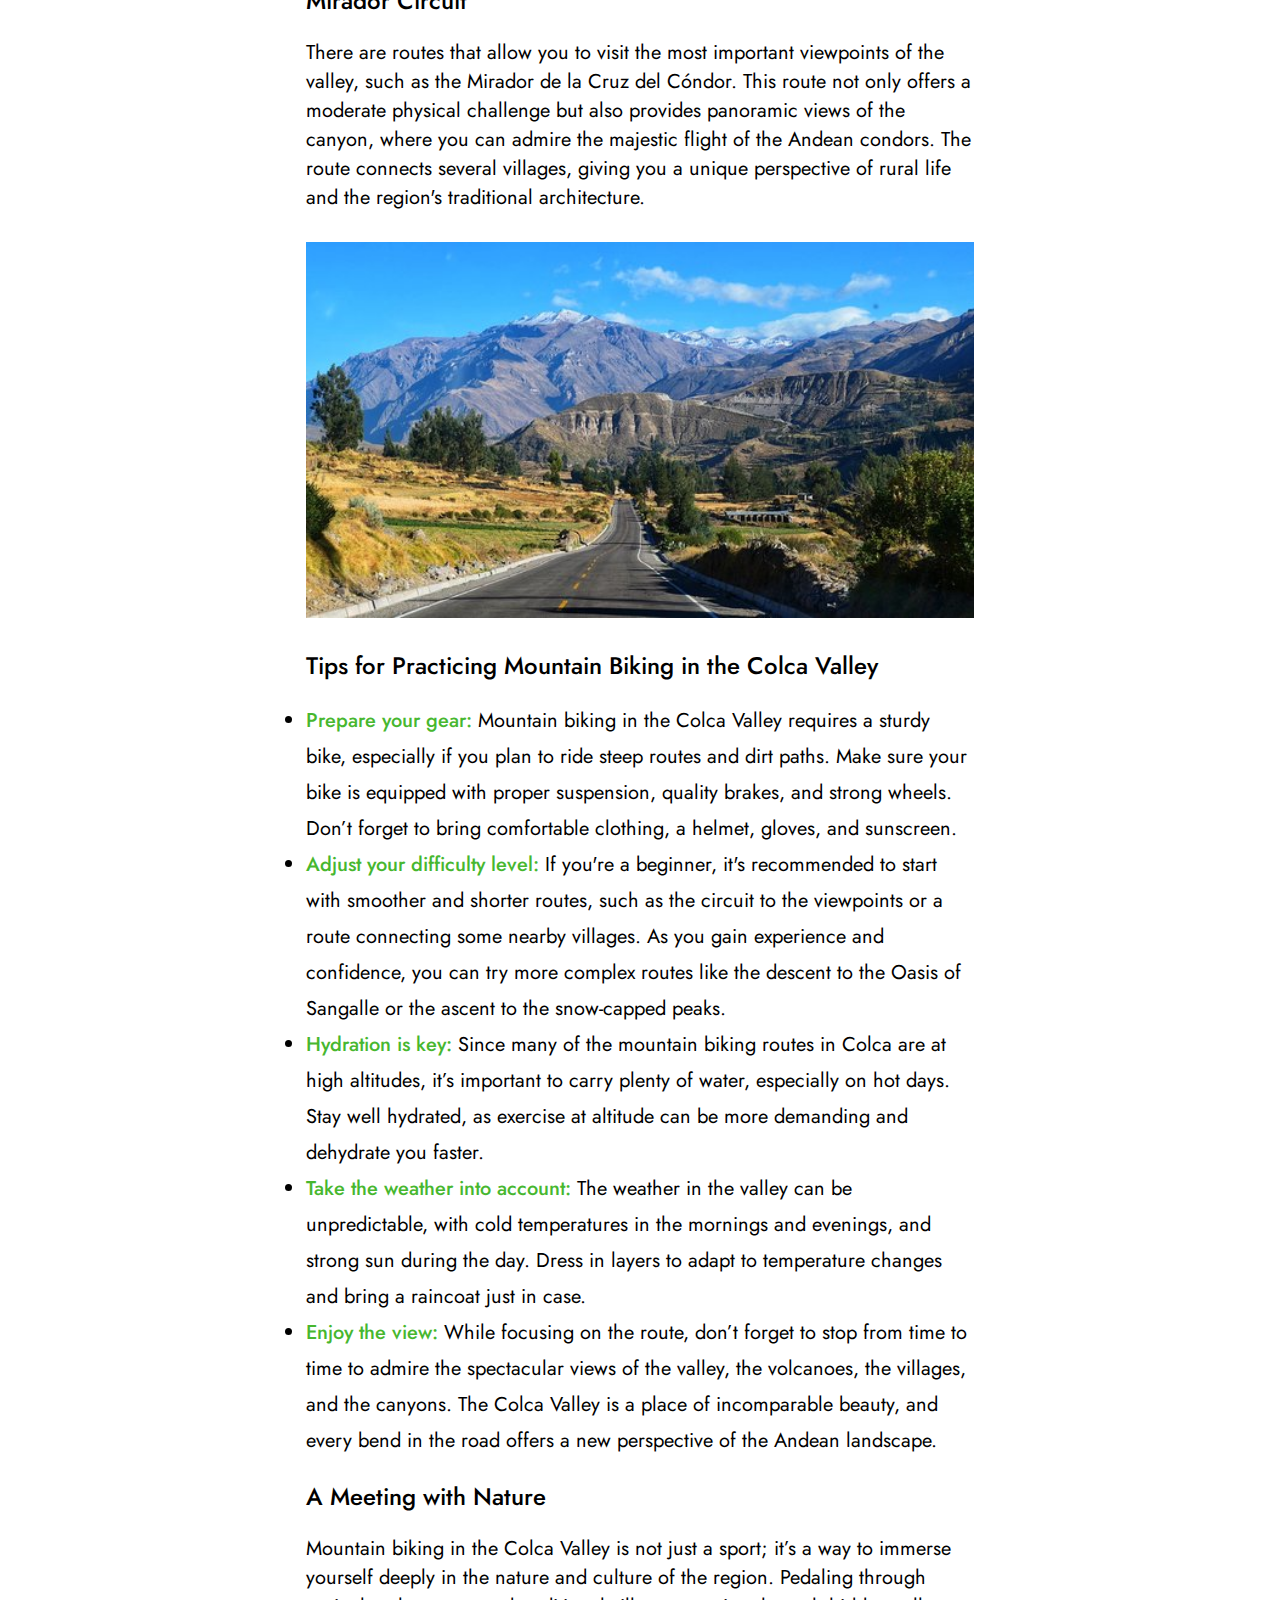
<file: actividades.html>
<!DOCTYPE html>
<html lang="es">

<head>
    <meta charset="UTF-8">
    <meta name="viewport" content="width=device-width, initial-scale=1.0">
    <title>Activities</title>
    <meta name="robots" content="index, follow">

    <link rel="stylesheet" href="style.css">
    <link rel="preconnect" href="https://fonts.googleapis.com">
    <link rel="preconnect" href="https://fonts.gstatic.com" crossorigin>
    <link href="https://fonts.googleapis.com/css2?family=Jost:ital,wght@0,100..900;1,100..900&display=swap"
        rel="stylesheet">
        <link rel="icon" type="image/png" href="https://cdn-icons-png.flaticon.com/512/1929/1929693.png">

        <script type="text/javascript">
            function googleTranslateElementInit() {
                new google.translate.TranslateElement({
                    pageLanguage: 'es', 
                    includedLanguages: 'en,es,fr,da,hu,de,it,zh-CN,ko,pt,ru,nl,hi,ja,pl,uk', // idiomas disponibles: Español, Inglés, Francés, Danés, Húngaro, Alemán, Italiano, Chino Mandarín, Coreano, Portugués, Ruso, Holandés, Hindú, Japonés, Polaco, Ucraniano
                    layout: google.translate.TranslateElement.InlineLayout.SIMPLE
                }, 'google_translate_element');
            }
        </script>
        <script type="text/javascript" src="https://translate.google.com/translate_a/element.js?cb=googleTranslateElementInit"></script>
        <script async src="https://pagead2.googlesyndication.com/pagead/js/adsbygoogle.js?client=ca-pub-7519552983128815"
        crossorigin="anonymous"></script>
</head>

<body>
    <header>
        <nav class="navbar">
            <span class="menu-toggle" onclick="toggleMenu()">☰</span>
            <ul id="navbarMenu">
                <li><a href="index.html">Home</a></li>
                <li><a href="comollegar.html">How to get there?</a></li>
                <li><a href="destinos.html">Destinations</a></li>
                <li><a href="actividades.html">Activities</a></li>
                <li><a href="consejos.html">Tips</a></li>
                <li><a class="cambio_idioma" href="javascript:void(0);" id="google_translate_button">Change language</a></li>
            </ul>
        </nav>
    </header>
    <div id="google_translate_element" ></div>

    <section class="dtnccl1">

        <h1>Activities</h1>
<h2>1. Trekking and Hiking in the Colca Valley</h2>
<p>The Colca Valley, located in the Arequipa region of Peru, is a fascinating destination for trekking and hiking enthusiasts. With its stunning geography, it offers a wide variety of routes to explore unique landscapes, such as deep valleys, imposing volcanoes, high-altitude lakes, panoramic viewpoints, and traditional villages. The treks vary in difficulty, from easy walks to challenging ascents to the peaks of snow-capped mountains.

This valley is not only a paradise for adventurers but also for nature lovers, with a rich biodiversity that includes Andean condors and a variety of flora and fauna species. The trekking routes allow visitors to discover a living culture by exploring ancient Inca trails, agricultural terraces, and local communities that have preserved their traditions over the centuries.

Walking through the Colca Valley, visitors can enjoy the grandeur of its landscapes, with spectacular views of volcanoes, snow-covered mountains, and beautiful valleys that contrast with the arid Andean landscape. Without a doubt, a trekking experience in this destination is a unique opportunity to connect with nature, culture, and the adventurous spirit of Peru.</p>

<h3>a. Colca Canyon (Trekking to the Canyon)</h3>
<p class="intro-text">The Colca Canyon is one of the most sought-after destinations by adventurers and trekking enthusiasts due to its size and beauty. It is an ideal place for both experienced hikers and those looking to enjoy a closer connection with nature. Below, I detail two of the most famous routes:</p>

<h4>Trekking to the Cruz del Cóndor</h4>
<ul class="info-list">
    <li><strong>Duration:</strong> Approximately 4 to 6 hours (depending on your starting point).</li>
    <li><strong>Difficulty level:</strong> Moderate.</li>
    <li><strong>Description:</strong> This route is famous for being the best place to observe Andean condors in their natural habitat. It starts in the town of Cabanaconde or from Chivay and leads to the Cruz del Cóndor viewpoint.</li>
    <li><strong>Tips:</strong> Arrive early as condors are more active at dawn. From the viewpoint, enjoy an impressive panoramic view of the canyon, ideal for photography.</li>
    <li><strong>Additional routes:</strong> If you wish to extend your walk, you can explore the surroundings of the Cruz del Cóndor, enjoying more detailed views of the canyon.</li>
</ul>

<div class="alingphoto">
    <img style="align-content: center;" src="./imagenes/trek1.png" alt="">
</div>
<h3>b. Trekking to the Viewpoints of the Villages</h3>
<p class="intro-text">If you don't want to take on an intense hike but still want to enjoy panoramic views and local life, the villages around the Colca Canyon offer several more accessible routes that you can explore:</p>

<h4>Hiking Routes in the Villages of Chivay and Cabanaconde</h4>
<ul class="info-list">
    <li><strong>Duration:</strong> 2 to 4 hours, depending on the route.</li>
    <li><strong>Difficulty level:</strong> Low to moderate.</li>
    <li><strong>Description:</strong> The villages around the Colca Canyon, such as Chivay, Yanque, Pinchollo, and Cabanaconde, have hiking routes that allow you to explore the region without the demands of longer treks.</li>
    <li><strong>Tips:</strong> Wear sunscreen, as the hikes are under the strong sun. It is also recommended to bring a water bottle.</li>
    <li><strong>Additional routes:</strong> You can combine these walks with visits to colonial churches and local communities, making it a cultural tour at the same time.</li>
</ul>
<div class="alingphoto">
    <img style="align-content: center;" src="./imagenes/trek2.jpg" alt="">
</div>
<h3>c. Hike to the Oasis of Sangalle and the Llahuar Hot Springs</h3>
<h4>Hike to the Oasis of Sangalle</h4>
<ul class="info-list">
    <li><strong>Duration:</strong> 2 to 3 hours (descent) and 4 to 6 hours (ascent).</li>
    <li><strong>Difficulty level:</strong> High (due to the slope and altitude, especially on the return).</li>
    <li><strong>Description:</strong> The Oasis of Sangalle is one of the most popular destinations for those seeking an intense and rewarding trekking experience in the Colca Canyon. The trail starts from Cabanaconde, a village in the upper part of the canyon, and descends to the bottom of the canyon, where the oasis is located.</li>
    <li><strong>Tips:</strong> The climb from the Oasis of Sangalle is the most challenging part. Many hikers prefer to rest at the oasis before tackling the ascent.</li>
    <li><strong>Recommended time:</strong> If you prefer to take it easy, it's recommended to plan a two-day trek with an overnight stay at the Oasis. It is also possible to complete the descent and ascent in one day, but it is a significant physical challenge.</li>
</ul>
<div class="alingphoto">
    <img style="align-content: center;" src="./imagenes/trek3.jpg" alt="">
</div>
<h4>Llahuar Hot Springs</h4>
<ul class="info-list">
    <li><strong>Duration:</strong> Approximately 3 to 4 hours (round trip from Cabanaconde, including rest time).</li>
    <li><strong>Difficulty level:</strong> Moderate (with a moderate descent to the river and an ascent on the way back).</li>
    <li><strong>Description:</strong> The Llahuar Hot Springs are located near the Colca River, surrounded by an impressive natural environment. The hot springs are known for their healing properties and can be enjoyed in outdoor pools.</li>
    <li><strong>Tips:</strong> Arriving early is recommended to make the most of the day and enjoy the tranquility of the place. The return to Cabanaconde involves a moderate ascent, so it’s important to take it slow.</li>
</ul>

        
<div class="alingphoto">
    <img style="align-content: center;" src="./imagenes/trek4.jpg" alt="">
</div>
<h4>Combined Route: Oasis of Sangalle and Llahuar Hot Springs</h4>
<p class="intro-text">An option for the more adventurous is to combine both destinations into a single trekking circuit. Here's how the route would be:</p>
<ul class="info-list">
    <li><strong>Day 1:</strong> Start your hike from Cabanaconde to the Oasis of Sangalle. Enjoy the pool and the natural surroundings. You can spend the night at the oasis.</li>
    <li><strong>Day 2:</strong> From the Oasis, walk towards the Llahuar Hot Springs. After enjoying the hot springs, return to Cabanaconde.</li>
</ul>
<h3>d. Trekking to Nevado Ampato and High-altitude Lakes</h3>
<p class="intro-text">Nevado Ampato is one of the highest peaks in the Ampato Volcano range, located more than 6,000 meters above sea level. This trek is perfect for those seeking an adventure in high altitudes, beyond the Colca Canyon. The Ampato is especially famous for being the site where in 1995, the Juanita Mummy was discovered—a mummified Inca who was sacrificed at the volcano's altar and has become one of the most important archaeological finds in Peru.</p>
<h4>Trekking Route to Nevado Ampato</h4>
<ul class="info-list">
    <li><strong>Duration:</strong> Approximately 2 to 3 days (depending on the itinerary and group's pace).</li>
    <li><strong>Difficulty level:</strong> High (due to altitude, terrain conditions, and physical demands).</li>
    <li><strong>Maximum altitude:</strong> Around 6,288 meters above sea level (at the summit of Nevado Ampato).</li>
    <li><strong>Best time to do it:</strong> From May to October (dry season, ideal for mountain trekking).</li>
</ul>
<div class="alingphoto">
    <img style="align-content: center;" src="./imagenes/trek5.jpg" alt="">
</div>
<h4>Detailed Itinerary:</h4>
<ul class="info-list">
    <li><strong>Day 1: Cabanaconde to the Base of Nevado Ampato:</strong> The trek begins in Cabanaconde, from where you'll take transport to the village of Tuti or directly to the base of the mountain. From there, you'll start ascending toward the high-altitude lakes.</li>
    <li><strong>Day 2: Ascent to Nevado Ampato:</strong> Start the ascent early in the morning to take advantage of the cooler hours. You will walk on the glacier, using ice axes and crampons. At the summit, you’ll enjoy breathtaking views.</li>
    <li><strong>Day 3: Return to Cabanaconde or Arequipa:</strong> The return is done the same way as the ascent, with a walk back to the transport point to return to Cabanaconde or Arequipa.</li>
</ul>
<h4>High-altitude Lakes and Scenery on the Trek</h4>
<p class="intro-text">Throughout this trek, especially in the early stages, you'll have the opportunity to enjoy several high-altitude lakes near the base of Nevado Ampato. Some of the most notable are:</p>
<ul class="info-list">
    <li><strong>Ampato Lagoon:</strong> A high-altitude lake that reflects the snow-capped mountains, creating a spectacular landscape, especially at sunrise.</li>
    <li><strong>Mocuarca Lagoon:</strong> A beautiful high-altitude lake that not only offers stunning views but also the opportunity to observe wildlife such as bulls, wild horses, flamingos, ducks, among others. This natural ecosystem, surrounded by mountains, is perfect for those seeking a unique experience in contact with the local fauna.</li>
</ul>


<div class="alingphoto">
    <img style="align-content: center;" src="./imagenes/trek6.jpeg" alt="">
</div>
<h4>Recommendations for Trekking to Nevado Ampato:</h4>
<ul class="info-list">
    <li><strong>Acclimatization:</strong> Due to the altitude, it is vital to acclimatize properly before attempting
        the trek. Spending a few days in Arequipa and Cabanaconde is essential to avoid altitude sickness.</li>
    <li><strong>Proper equipment:</strong> This trek is in high mountain terrain, so you'll need specialized gear,
        such as warm clothing, crampons, ice axes, a helmet, sunscreen, and water.</li>
    <li><strong>Professional guide:</strong> It is highly recommended to hire a specialized high-mountain guide with
        the right equipment.</li>
    <li><strong>Physical preparation:</strong> The hike is demanding, so it is advisable to have good physical fitness.</li>
</ul>
<h3>General Recommendations for Trekking and Hiking in the Colca Valley:</h3>
<ul class="info-list recommendations">
    <li><strong>Altitude adjustment:</strong> The Colca Valley is at a high altitude, so acclimatizing before engaging
        in intense activities is crucial.</li>
    <li><strong>Physical preparation:</strong> Make sure you're physically prepared for long hikes and steep ascents.</li>
    <li><strong>Proper gear:</strong> Bring comfortable clothing and footwear, sunscreen, a hat, and plenty of water.
        Nights can be cold, so bring warm clothing.</li>
    <li><strong>Local guides:</strong> Hiring a local guide is highly recommended as they know the terrain well and will
        provide valuable information about the area’s flora, fauna, and culture.</li>
</ul>

<p class="conclusion">With these details, I hope you have a clearer understanding of the trekking and hiking activities
    in the Colca Valley. May your experience be unforgettable!</p>
</section>

<section class="dtnccl1">
    <h2>2. Adventure and Extreme Sports</h2>
    <p>The Colca Valley is a hidden paradise where nature becomes the perfect setting for an unparalleled extreme adventure.
        Imagine feeling the adrenaline rush through your body as you descend the Colca River, with its turbulent waters challenging
        you at every swirl. Or flying above the stunning canyons and mountains as you zipline, experiencing the freedom of soaring
        through the skies with breathtaking panoramic views.</p>

    <p>The mountain routes are a playground for the most daring cyclists. With every turn, every steep descent, mountain biking on
        these rugged trails connects you to the land in a visceral way, pushing your limits while you cross landscapes that seem
        out of this world. And if you're someone who seeks even more action, the ATV circuits take you through unexplored terrain,
        where speed becomes the engine of your adventure across rocky landscapes and remote paths.</p>

    <p>The Colca Valley is not just a destination; it's an invitation to live on the edge. Its imposing geography, with steep
        mountains, deep canyons, untamed rivers, and awe-inspiring landscapes, invites you to immerse yourself in a pure adrenaline
        experience. Here, every corner challenges you, and every bend in the path pushes you to go further.</p>
    <p>Among the most exciting sports are:</p>
    <h3>a. Kayaking</h3>
    <p>Kayaking in the Colca Valley is a unique experience that combines adrenaline, adventure, and the natural beauty of this
        breathtaking place. The Colca River, with its fast and challenging waters, is the perfect setting for water sports
        enthusiasts. This river flows through deep canyons, surrounded by rock formations and spectacular landscapes, offering
        an ideal environment for kayaking.</p>
    <div class="alingphoto">
        <img style="align-content: center;" src="./imagenes/depextr.jpg" alt="">
    </div>
    <h4>Rapid Waters of the Colca River: The Perfect Terrain for Kayaking</h4>
    <p>The Colca River has sections with Class II to Class IV rapids, making it an excellent destination for both beginners
        and experienced kayakers. The rapids create a series of exciting challenges, with fast-moving water requiring technique,
        concentration, and agility to navigate safely. These rapids are perfect for enjoying the adrenaline while also taking in
        the grandeur of the surrounding landscape.</p>
    <p>The calmer sections of the river also offer moments of relaxation and enjoyment, where you can paddle peacefully while
        appreciating the stunning views of the canyons and mountains. But it's in the rapids, where the waters churn and the current
        accelerates, that kayaking truly takes on its meaning as an extreme sport.</p>


        <h4>Places Where Kayaking is Most Practiced in the Colca Valley</h4>
<p>Kayaking in the Colca Valley can mainly be practiced in the following areas:</p>
<ul>
    <li><strong>Colca Canyon:</strong> The section of the river that crosses the famous Colca Canyon is one of the most exciting points for kayakers. Here, you'll find some of the most intense rapids in the area, with a landscape combining the canyon's rock formations and surrounding vegetation. This place is ideal for adventurers looking for an extreme experience.</li>
    <li><strong>Yanque:</strong> From the Yanque district, which is the gateway to the Colca Valley, kayak excursions are organized along the calmer waters of the river. This area is perfect for those who want to practice the sport in a more relaxed way while enjoying panoramic views of the valley.</li>
    <div class="alingphoto">
        <img style="align-content: center;" src="./imagenes/depextr1.jpg" alt="">
    </div>
    <li><strong>Canco:</strong> This locality, located near the canyon, is another popular spot for kayakers. Here, the waters of the Colca River present moderate rapids, making it an excellent option for those looking for a more challenging but safe kayaking experience.</li>
    <li><strong>Sangalle:</strong> The Sangalle Oasis, located at the bottom of the Colca Canyon, is another notable spot for kayaking. Although most travelers access this place on foot, some river routes also allow for water sports in the calmer waters near the oasis, creating a relaxing and unique experience in an impressive setting.</li>
</ul>
<h4>Tips for Kayaking in the Colca River</h4>
<ul>
    <li><strong>Know your level:</strong> Before tackling the more difficult rapids, make sure you know your skill level. If you're a beginner, start with the gentler rapids (class II) and gradually increase the difficulty as you gain confidence.</li>
    <li><strong>Proper equipment:</strong> It's essential to have quality kayaking equipment, including a helmet, life jacket, and appropriate paddle. Never underestimate safety, as the river can be unpredictable, and it's always better to be prepared.</li>
    <li><strong>River conditions:</strong> Make sure to check the river conditions before heading out. The rainy season can increase the intensity of the rapids, so it's important to know the river's status to adjust the difficulty of your adventure accordingly.</li>
    <li><strong>Paddling techniques:</strong> In the rapids, it's essential to have good paddling techniques. Learn how to use the paddle at the correct angle to maneuver effectively and avoid capsizing in the most turbulent moments.</li>
    <li><strong>Local guide:</strong> If you're not an expert kayaker or if you want to experience the adventure safely, hiring a local guide is an excellent option. They know the river, its rapids, and the best routes, ensuring your adventure is both thrilling and safe.</li>
</ul>
<h4>The Magic of Kayaking in the Colca Valley</h4>
<p>Kayaking in the Colca Valley is not only an adrenaline rush but also an incomparable way to connect with nature. Navigating between rocks, canyons, and mountains while experiencing the force of the river and the calmness of its quieter waters allows you to enjoy the landscape in a way few other sports can offer. Without a doubt, kayaking in the Colca is an experience that every adventure lover should try.</p>

<h3>b. A Perfect Terrain for Mountain Biking</h3>
<p>Mountain biking in the Colca Valley is one of the most exciting and challenging experiences you can have in this stunning corner of southern Peru. With its rugged terrain, towering mountains, deep valleys, and rural roads, this destination offers some of the most spectacular routes for adventure cyclists looking to combine nature, excitement, and physical exercise.</p>
<p>The Colca Valley is a mountainous area with varied topography, making it an ideal playground for mountain biking. Here, you'll find routes ranging from flat dirt roads to steep trails, passing through narrow valleys, cliffs, and traditional villages. Each route offers a different challenge, allowing cyclists to explore the region while enjoying a unique experience in direct contact with nature.</p>
<p>The valley's climate, with its sunny and cool days, provides the perfect environment for covering long distances on two wheels. Temperatures vary according to altitude, meaning cyclists can enjoy all kinds of landscapes, from the warm climate of the nearby villages to the colder, alpine areas at the heights of the volcanoes.</p>
<div class="alingphoto">
    <img style="align-content: center;" src="./imagenes/depextr2.jpg" alt="">
</div>
<p>The routes in the Colca Valley are perfect for those seeking strong thrills and breathtaking landscapes. Some of the most popular routes include:</p>

<h4>Route Chivay – Cabanaconde</h4>
<p>This is one of the most iconic and exciting routes in the valley. From Chivay, the road begins on relatively flat terrain and ascends along dirt roads until reaching Cabanaconde, a picturesque village near the canyon's edge. Along the route, cyclists pass agricultural terraces, corn and potato fields, offering breathtaking views of the Colca Canyon. This route has a significant elevation gain, making it a physical challenge that rewards cyclists with spectacular panoramas.</p>
<div class="alingphoto">
    <img style="align-content: center;" src="./imagenes/depextr3.jpg" alt="">
</div>

        
<h4>Route to the Snow-capped Peaks</h4>
<p>For the more adventurous cyclists in search of a true challenge, the routes to the snow-capped peaks in the area,
    such as Nevado Ampato or Nevado Sabancaya, offer an experience at higher altitudes. With rougher and more
    demanding paths, these routes take cyclists through mountain landscapes, glaciers, and desert-like terrain. The altitude can make cycling even more challenging, but the beauty of the landscape and the satisfaction of reaching the summits are unparalleled.</p>

<h4>Mirador Circuit</h4>
<p>There are routes that allow you to visit the most important viewpoints of the valley, such as the Mirador de la Cruz
    del Cóndor. This route not only offers a moderate physical challenge but also provides panoramic views of the
    canyon, where you can admire the majestic flight of the Andean condors. The route connects several villages, giving you a unique perspective of rural life and the region's traditional architecture.</p>
<div class="alingphoto">
    <img style="align-content: center;" src="./imagenes/depextr4.jpg" alt="">
</div>
<h4>Tips for Practicing Mountain Biking in the Colca Valley</h4>
<ul>
    <li><strong>Prepare your gear:</strong> Mountain biking in the Colca Valley requires a sturdy bike, especially if you plan to ride steep routes and dirt paths. Make sure your bike is equipped with proper suspension, quality brakes, and strong wheels. Don’t forget to bring comfortable clothing, a helmet, gloves, and sunscreen.</li>
    <li><strong>Adjust your difficulty level:</strong> If you're a beginner, it's recommended to start with smoother and shorter routes, such as the circuit to the viewpoints or a route connecting some nearby villages. As you gain experience and confidence, you can try more complex routes like the descent to the Oasis of Sangalle or the ascent to the snow-capped peaks.</li>
    <li><strong>Hydration is key:</strong> Since many of the mountain biking routes in Colca are at high altitudes, it’s important to carry plenty of water, especially on hot days. Stay well hydrated, as exercise at altitude can be more demanding and dehydrate you faster.</li>
    <li><strong>Take the weather into account:</strong> The weather in the valley can be unpredictable, with cold temperatures in the mornings and evenings, and strong sun during the day. Dress in layers to adapt to temperature changes and bring a raincoat just in case.</li>
    <li><strong>Enjoy the view:</strong> While focusing on the route, don’t forget to stop from time to time to admire the spectacular views of the valley, the volcanoes, the villages, and the canyons. The Colca Valley is a place of incomparable beauty, and every bend in the road offers a new perspective of the Andean landscape.</li>
</ul>

<h4>A Meeting with Nature</h4>
<p>Mountain biking in the Colca Valley is not just a sport; it’s a way to immerse yourself deeply in the nature and culture of the region. Pedaling through agricultural terraces and traditional villages, passing through hidden valleys, and reaching elevated viewpoints, cyclists have the chance to connect with the heart of the Colca Valley in a visceral way.</p>
<p>The physical challenge of the mountain routes is complemented by the incredible beauty of the region, where every kilometer traveled rewards you with unique landscapes that can only be experienced in such an active and close-to-nature way. The Colca Valley, with its dramatic topography, offers an unforgettable experience for mountain bikers seeking not just a physical challenge, but also an epic adventure in an unparalleled environment.</p>
<h2>3. The Adventure of Flying Over the Colca</h2>
<p>The Colca Valley is famous for its massive canyons and mountains, making it the perfect environment for practicing zip-lining. With the wind in your face, you’ll glide across a spectacular landscape, where panoramic views of the valleys, rock formations, and lush vegetation will leave you speechless. Flying above these landscapes provides a unique perspective that you can only experience from the air, while fully immersing yourself in the natural beauty of the region.</p>


<h3>The Zip Line Circuit</h3>
<p>The zip line circuit in Colca generally consists of several long cable lines that allow adventurers to glide from one high point to another. These cables cross deep valleys and extend over cliffs, giving you the sensation of flying. Depending on the location and the specific circuit, some of the zip lines in Colca can reach heights of up to 400 meters above the ground, making the experience a true adrenaline rush.</p>
<div class="alingphoto">
    <img style="align-content: center;" src="./imagenes/depextr5.jpg" alt="">
</div>

<h4>Where is Zip Lining Practiced in the Colca Valley?</h4>
<p>One of the most well-known destinations for zip lining in the Colca Valley is the area near Chivay, the main town at the entrance to the valley. Here, platforms and cables have been installed that allow visitors to enjoy zip lining while admiring panoramic views of the Canyons and the surrounding mountains.</p>
<p>In some cases, the zip line is located near other adventure activities, such as kayaking or mountain biking, creating adventure tourism packages that allow travelers to enjoy several extreme thrills in a single day.</p>

<h4>Tips for Enjoying the Zip Line Experience</h4>
<ul>
    <li><strong>Trust the safety equipment:</strong> Before launching, make sure the safety equipment is in perfect condition. The harness, cables, and helmets are essential to ensure your safety, so never hesitate to ask the guide about the equipment and procedures.</li>
    <li><strong>Relax and enjoy the view:</strong> The excitement of flying might make you forget the stunning landscape around you. Remember that, in addition to the adrenaline, you are witnessing one of the most impressive views of the Andes. Relax, take a deep breath, and enjoy the view while you fly.</li>
    <li><strong>Appropriate clothing:</strong> Wear comfortable, tight clothing. Avoid loose garments that might catch during the flight. It’s also recommended to wear sports shoes for added comfort.</li>
    <li><strong>Prepare your mind for the adrenaline:</strong> Although zip lining is completely safe, the idea of flying over a deep canyon may be intimidating for some. Take your time to relax, follow the guide’s instructions, and remember that the experience is fully controlled.</li>
    <li><strong>Best time to enjoy it:</strong> Zip lining can be enjoyed year-round, but the ideal season is from May to September when the weather is warmer and drier. During the rainy months, some areas can become slippery, so always check the weather conditions before your adventure.</li>
</ul>

<h4>The Sensation of Flying</h4>
<p>What makes zip lining in the Colca Valley even more special is the blend of the sensation of flight and connection with nature. As you glide over the canyon, the feeling of freedom is indescribable. The wind caressing your face, the speed and height, combined with the imposing beauty of the region, provide a unique experience. It’s one of those activities where the body is filled with adrenaline, and at the same time, the mind feels completely at peace with the grandeur of nature.</p>

<h4>Zip Lining: An Adventure for All</h4>
<p>Although zip lining is an exciting activity, it is accessible for most people. Safety is the top priority in these circuits, and professional guides will accompany you throughout the process, ensuring that you enjoy the experience safely. Whether you are a beginner or an experienced extreme sports lover, zip lining in the Colca Valley will offer you a unique experience, full of excitement and spectacular views.</p>

<h2>4. ATV Rides on Remote Circuits</h2>
<p>The ATV ride through the Colca Valley is one of the most exciting experiences you can have in this majestic region. Thanks to the unique geography of the area, with its imposing mountains, deep valleys, and unpaved roads, ATVs become the ideal means to explore this natural paradise, accessing remote corners that would otherwise be difficult to reach.</p>

<h4>The Adventure of Conquering the Terrain</h4>
<p>With an ATV, the Colca Valley transforms into a vast field of adventure. ATVs allow you to traverse the roughest and steepest terrain, crossing dirt roads, agricultural terraces, and volcanic areas. As you progress, the landscape constantly changes: from the heights, where you can enjoy panoramic views of the Canyons, traditional villages, and the snow-capped peaks of the volcanoes, to the green and remote valleys, where the tranquility of nature seems to envelop everything.</p>

<h4>The Sensation of Freedom and Excitement</h4>
<p>The ATV ride gives you the opportunity to experience a unique sense of freedom while traversing breathtaking landscapes. The wind in your face, the roar of the engine, and the direct connection with the mountainous terrain make this ride an adrenaline-filled experience. The valleys and mountains of Colca are the perfect setting for this type of adventure, as they allow you to enjoy close contact with nature and the local culture.</p>

<h4>An Intimate Encounter with Nature</h4>
<p>On an ATV, it is possible to explore more remote and less-traveled areas of the Colca Valley, where the beauty of the landscape surrounds you in its purest form. You’ll enjoy views of the Colca Canyon, witness the daily life of traditional villages, and immerse yourself in the volcanic territory of the region, with its rock formations and unique volcanic geography. All this while living an adventure that makes you feel part of the landscape.</p>

        



        
<h4>Tips for Enjoying the Quad Bike Ride</h4>
<ul>
    <li><strong>Safety first:</strong> Although quad bikes are relatively easy to handle, it is always advisable to receive a brief training or instructions on how to use the vehicle, especially on difficult terrains. Local guides, experts in the area, are the best allies to ensure a safe and fun experience.</li>
    <li><strong>Proper equipment:</strong> Don’t forget to wear comfortable clothing, closed boots, gloves, and a helmet. It is essential to enjoy the experience safely and comfortably.</li>
    <li><strong>Respect the environment:</strong> The Colca Valley is a protected area with high ecological value. Make sure to follow the guides' recommendations and respect the established paths to minimize environmental impact and preserve the beauty of the place.</li>
    <li><strong>Enjoy the scenery:</strong> Despite the speed and excitement of the ride, remember that you are crossing a unique place in the world. Take your time to stop, admire the views, and breathe the fresh Andean air.</li>
</ul>
<div class="alingphoto">
    <img style="align-content: center;" src="./imagenes/depextr6.jpg" alt="">
</div>
<h4>Emotion, Freedom, and Nature</h4>
<p>The quad bike ride in the Colca Valley is much more than an adventure activity: it is a way to connect with the region in a visceral manner. The sound of the engine, the power of the quad bike, and the grandeur of the landscape make each kilometer traveled a new emotion. Whether sliding through steep paths or exploring hidden volcanic zones, this is an experience that will allow you to see Colca from a completely different perspective.</p>

<p>Enjoying this quad bike ride is an incredible way to immerse yourself in the vastness of nature while experiencing an authentic adventure that combines excitement, stunning landscapes, and a unique connection with one of the most beautiful valleys in Peru.</p>

<h2>5. Horseback Rides: Interaction with Places and Animals</h2>
<p>The horseback rides in the Colca Valley offer a unique experience for those who want to explore this stunning landscape in a more tranquil and profound way. Riding through the valleys, canyons, and mountains of this region allows you to connect more intimately with nature while traveling ancient paths of the villages and enjoying unmatched views of the Andean landscapes.</p>

<p>The horseback rides in the Colca Valley are not only an adventure where the landscape becomes a moving canvas, but also a journey into the past, as many of the paths you travel have been used by local communities for centuries. Chivay, the main town in the valley, and other nearby towns are ideal starting points for these horseback rides, taking you through ancient agricultural terraces that are still cultivated today, and along rivers, forests, and mountains.</p>

<p>Throughout the ride, the horse guides you along a tranquil path where you can enjoy the beauty of the landscapes in their fullest expression. From the green valleys, where small family farms are found, to natural viewpoints offering panoramic views of the volcanoes and canyons, the horseback ride allows you to immerse yourself in pure, almost untouched nature.</p>

<h4>The Peace and Magic of the Colca Valley</h4>
<p>Riding a horse through the Colca Valley is an experience that fosters a deep connection with the surroundings. As you travel these paths, surrounded by imposing mountains, the sound of the hooves on the earth and the gentle rhythm of the horse invite you to disconnect from everything and simply enjoy the moment. It is a journey that gives you time to reflect and admire the majesty of the Andean mountains and the life flowing in this rugged landscape.</p>

<h4>The Encounter with Local Culture</h4>
<p>Along the way, the horseback rides also offer the opportunity to interact with the local communities. Horses are an essential part of daily life in many towns in the Colca Valley, and riding through these routes also allows you to get closer to the ancestral traditions of the region's inhabitants. Many local guides, experts in the history and culture of the area, can tell you about the customs, rituals, and daily life in the valley, giving you a deeper and more enriching insight into the place.</p>

<h4>Adventure and Relaxation to the Rhythm of the Horse</h4>
<p>The relaxed pace of a horseback ride makes this activity an ideal option for those seeking a more tranquil adventure but equally impressive. It's not just about the thrill of the journey, but also the serenity the surroundings offer. As the horse moves at its own pace, you have plenty of time to appreciate native plants, local wildlife, and the clear sky, all while immersing yourself in the heart of the Andes.</p>
<div class="alingphoto">
    <img style="align-content: center;" src="./imagenes/depextr7.jpg" alt="">
</div>
<h4>Tips for the Horseback Ride</h4>
<ul>
    <li><strong>Comfortable and appropriate clothing:</strong> It is important to wear comfortable clothing, preferably long pants and closed boots for greater comfort during the ride. Since Andean weather can be unpredictable, bring a light jacket or sweater as well.</li>
    <li><strong>Sun protection:</strong> As you will be exposed to the sun during the ride, don’t forget to apply sunscreen and bring sunglasses, especially if you decide to ride during the hottest hours of the day.</li>
    <li><strong>Respect for the horses:</strong> If you’ve never ridden before, local guides will be there to teach you the basics and ensure you have a safe and comfortable experience. Keep in mind that the horses are trained to follow the trails, but it’s always recommended to follow the guide's instructions to ensure everything goes smoothly.</li>
    <li><strong>Enjoy the moment:</strong> Horseback rides are perfect for enjoying the peace and beauty of the place. Take your time to relax and admire the landscape. There’s no rush; each step of the horse takes you deeper into the magnificence of the Colca Valley.</li>
</ul>

<h4>An Unforgettable Memory</h4>
<p>Horseback riding through the Colca Valley offers a different experience, full of tranquility and natural beauty. Through these rides, you not only explore the land but also immerse yourself in an ancient and profound culture while enjoying the serenity of the Andean landscape. It’s a unique way to connect with nature, history, and the culture of the valley, creating memories that will last forever.</p>
<h2>6. Experiential Tourism in the Colca Valley</h2>
<p>Experiential tourism in the Colca Valley is an authentic and enriching way to connect with the local culture by living closely with the traditions, customs, and daily life of the Andean communities. This type of tourism offers a more immersive experience, allowing you to not only observe but actively participate in the life of the towns, while exploring the region's natural wonders.</p>

<h4>Experience in Traditional Villages</h4>
<p>Visiting the Andean towns surrounding the Colca Valley, such as Cabanaconde, Chivay, and Pinchollo, allows you to experience the rural life of the communities that have inhabited these lands for centuries. Through experiential tourism activities, you can taste local food, participate in agricultural work, and share moments with the inhabitants who still preserve their traditions.</p>
<div class="alingphoto">
    <img style="align-content: center;" src="./imagenes/depextr8.jpg" alt="">
</div>
<h4>Learn about Agricultural Techniques</h4>
<p>You will be able to observe how local communities work the land using ancestral techniques, such as planting corn, potatoes, and quinoa on agricultural terraces. Some tours offer the opportunity to participate in these activities, allowing you to understand how families have adapted their farming methods to the unique geography of the valley.</p>

<h4>Cattle Farming</h4>
<p>Cattle farming is also a key activity in the Colca Valley, especially in the areas of alpacas and llamas. Some experiential tourism programs include visits to farms and grazing posts, where you can learn to care for these animals, participate in wool collection, and understand the techniques used to make traditional textiles that are later sold in local markets.</p>

<h4>Wool and Weaving Culture</h4>
<p>One of the most interesting aspects of experiential tourism in Colca is the opportunity to learn about the weaving process carried out in communities like Chivay. Here, you can be part of the wool spinning process, learn to weave with traditional looms, and understand the meaning of the designs used in Andean textiles, which are often linked to the local worldview and elements of nature.</p>

<h4>Local Cuisine and Traditional Cooking</h4>
<p>Experiential tourism also allows you to delve into Andean gastronomy. You can participate in cooking workshops where you’ll learn how to prepare typical regional dishes such as rocoto relleno, chuño (dehydrated potato), and cuy (guinea pig). The inhabitants of the Colca Valley are delighted to share their recipes and culinary secrets, making the experience truly authentic.</p>

<h4>Cultural Hiking</h4>
<p>In addition to exploring nature, some experiential tourism tours include cultural hiking, where local guides tell stories, legends, and knowledge about the natural surroundings, ancestral customs, and the spiritual traditions of the communities. You can visit sacred places, such as ancient pre-Inca sites or stone structures, which serve as a connection between the past and present of the region.</p>
<div class="alingphoto">
    <img style="align-content: center;" src="./imagenes/depextr9.jpg" alt="">
</div>
<h4>Experiential Tourism in the Mountains</h4>
<p>In the surroundings of Cabanaconde, it is possible to participate in walks that not only show the natural wonders of the area but also allow direct interaction with the locals, who share their customs, life stories, and their relationship with the land. You can see how the fields are cultivated, how people live at high altitudes, and how they have managed to maintain their identity and customs over the centuries.</p>

<h4>Adventure with Purpose</h4>
<p>Experiential tourism in the Colca Valley is not just about observing but about actively engaging, learning from the communities, and leaving a positive impact on them. Many of the programs are designed for visitors to contribute in some way to the local well-being, whether by supporting the economy of the communities through the purchase of handcrafted products or participating in sustainable development initiatives.</p>

<h4>A Deep Encounter with Andean Culture</h4>
<p>In summary, experiential tourism in the Colca Valley offers a rich experience in learning, culture, and tradition. This type of tourism allows you to connect deeply with the customs and life of the local communities while exploring the impressive natural landscapes that make this valley truly special. It’s a more conscious way to travel, where the interaction with the environment and its inhabitants becomes a transformative experience.</p>

<h2>7. Celebrations in Honor of the Saints</h2>
<p>The Colca Valley is not only known for its imposing nature but also for its rich cultural tradition and vibrant festivals that take place throughout the year. Local festivities are a unique way to immerse yourself in the life of the communities, where music, traditional dances, and vivid colors come together to create an unmatched experience.</p>
<p>In many of the valley’s towns, such as Chivay, Cabanaconde, and Pinchollo, the most important festivities are held in honor of the religious patron saints of each locality. These celebrations take place in May or at other times of the year, depending on each town’s liturgical calendar. During these days, the locals wear their best traditional outfits, and the streets fill with music, dance, and color, creating an atmosphere of joy and camaraderie.</p>
<div class="alingphoto">
    <img style="align-content: center;" src="./imagenes/depextr10.jpg" alt="">
</div>
<h4>Fun for All: Locals and Tourists Together</h4>
<p>The most special part of the Colca Valley’s festivities is the meeting between tourists and locals, who come together with one intention: to enjoy and celebrate. The valley’s inhabitants are extremely friendly and welcoming. Tourists can be seen joining in the dances, interacting with the locals, and sharing laughter in an atmosphere of brotherhood and fun. Visitors have the opportunity to immerse themselves in the traditions, learning to dance or simply enjoying the music, while feeling part of the community.</p>

<h4>Traditional Clothing: A Burst of Colors</h4>
<p>During these celebrations, the people of Colca showcase the traditional clothing of the region, which is a true reflection of Andean culture. Women wear embroidered blouses, long skirts, and adorned hats, while men wear colorful ponchos, hats, and traditional pants. The clothes are not only a symbol of cultural pride but also show the deep connection the inhabitants have with nature, as many of the colors and patterns are inspired by the elements of the Andean landscape.</p>
<div class="alingphoto">
    <img style="align-content: center;" src="./imagenes/depextr11.jpg" alt="">
</div>
<h4>Music Festivals and Celebrations</h4>
<p>In addition to religious celebrations, throughout the year there are cultural and music festivals, where local orchestras and live music groups perform energetic presentations. These festivals attract both tourists and locals, becoming a meeting point where local music resonates throughout the valley. It’s common to see people dancing to the rhythm of drums and flutes, creating a vibrant atmosphere that is not easily forgotten.</p>

<h4>Typical Food and Local Cuisine</h4>
<p>No celebration in the Colca Valley is complete without enjoying local cuisine. During the festivities, food stalls are filled with traditional dishes such as rocoto relleno, cuy chactado (fried guinea pig), and puchero (a stew of meat and vegetables). These delicacies are an essential part of the festive experience, and tourists can enjoy the authenticity of Andean flavors while learning about the culinary customs of the valley’s inhabitants.</p>

<h4>Join the Festivities of the Colca Valley</h4>
<p>The festivals in honor of the saints in the Colca Valley are an excellent opportunity to immerse yourself in the authentic culture of this region. Through these celebrations, visitors have the opportunity to interact directly with the locals, learn their traditions, and enjoy the warmth of the valley’s people. It’s a unique opportunity to connect with the essence of the Andean culture while celebrating with the residents of this magical place.</p>


</section >
    <footer style="margin-top:50px">
        <p>&copy; 2024 Colca Canyon Blog</p>
    </footer>

    <script src="script.js"></script>
</body>

</html>
</file>
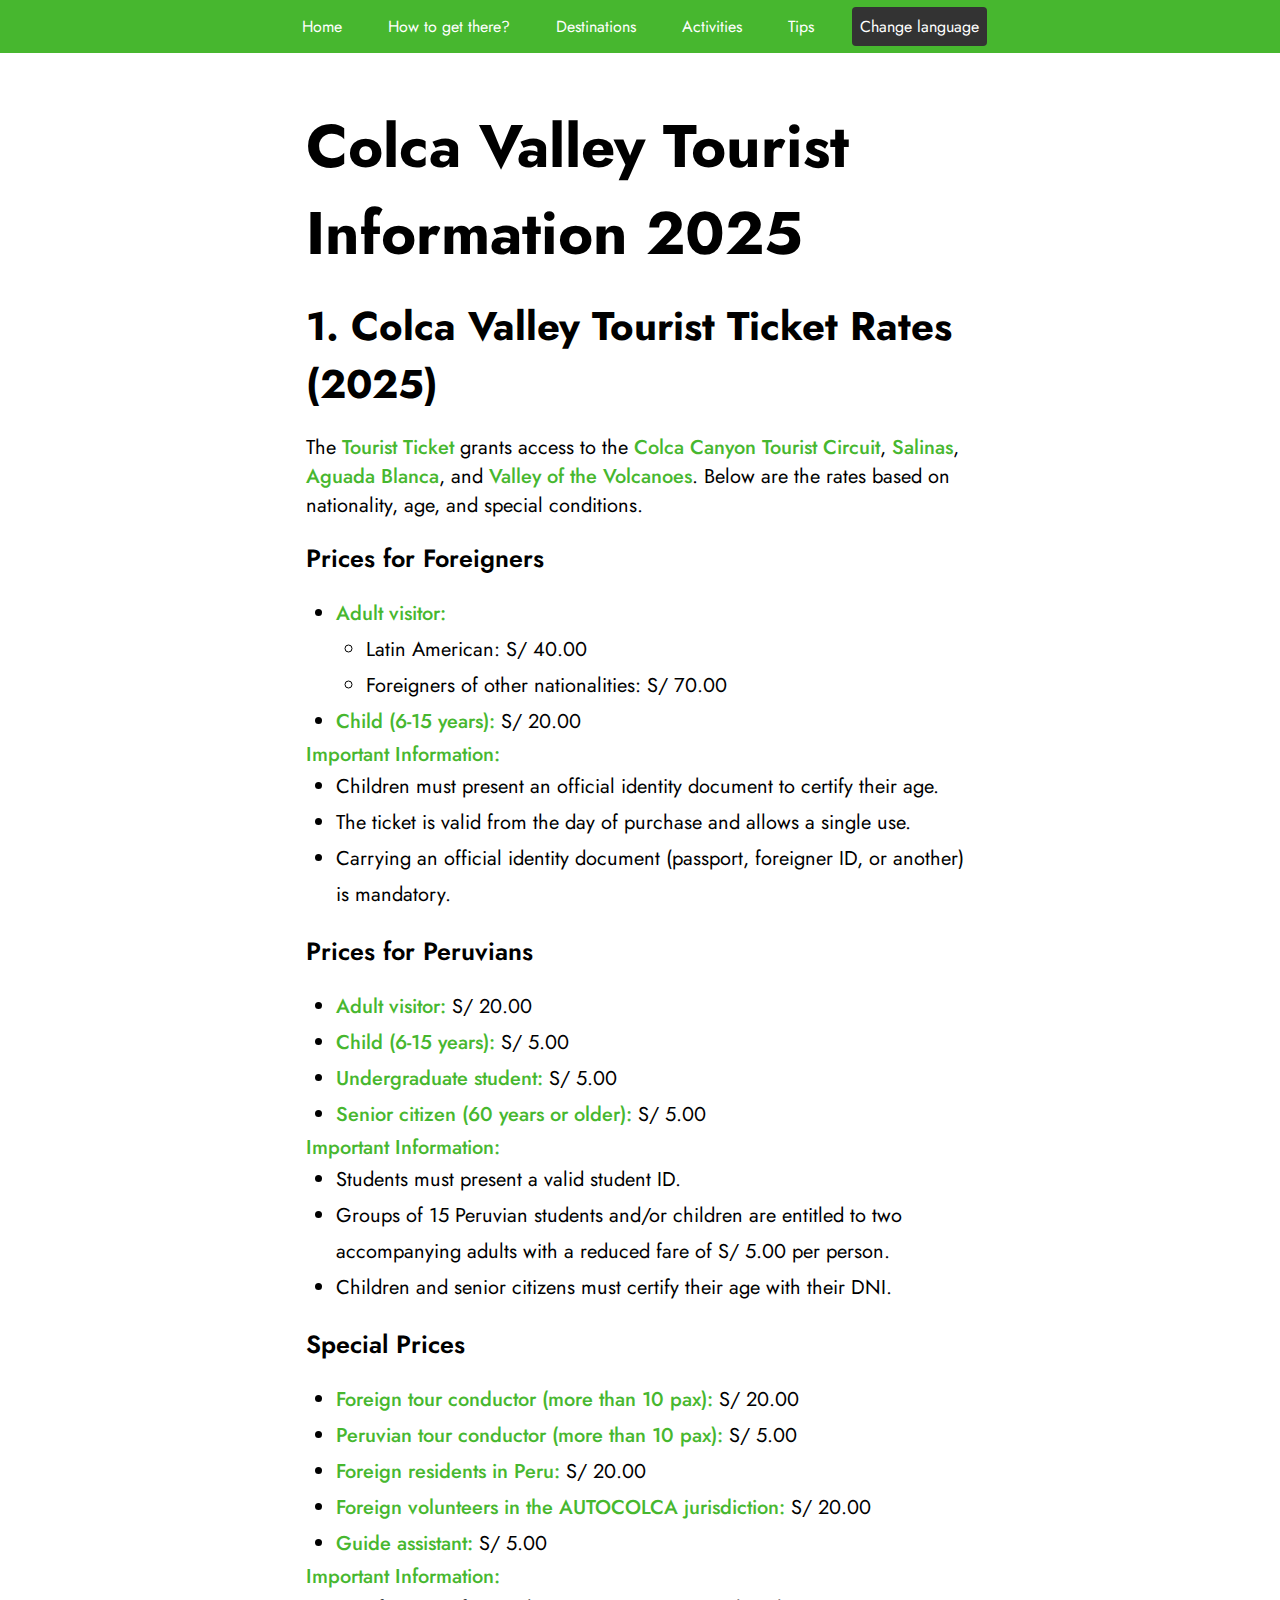
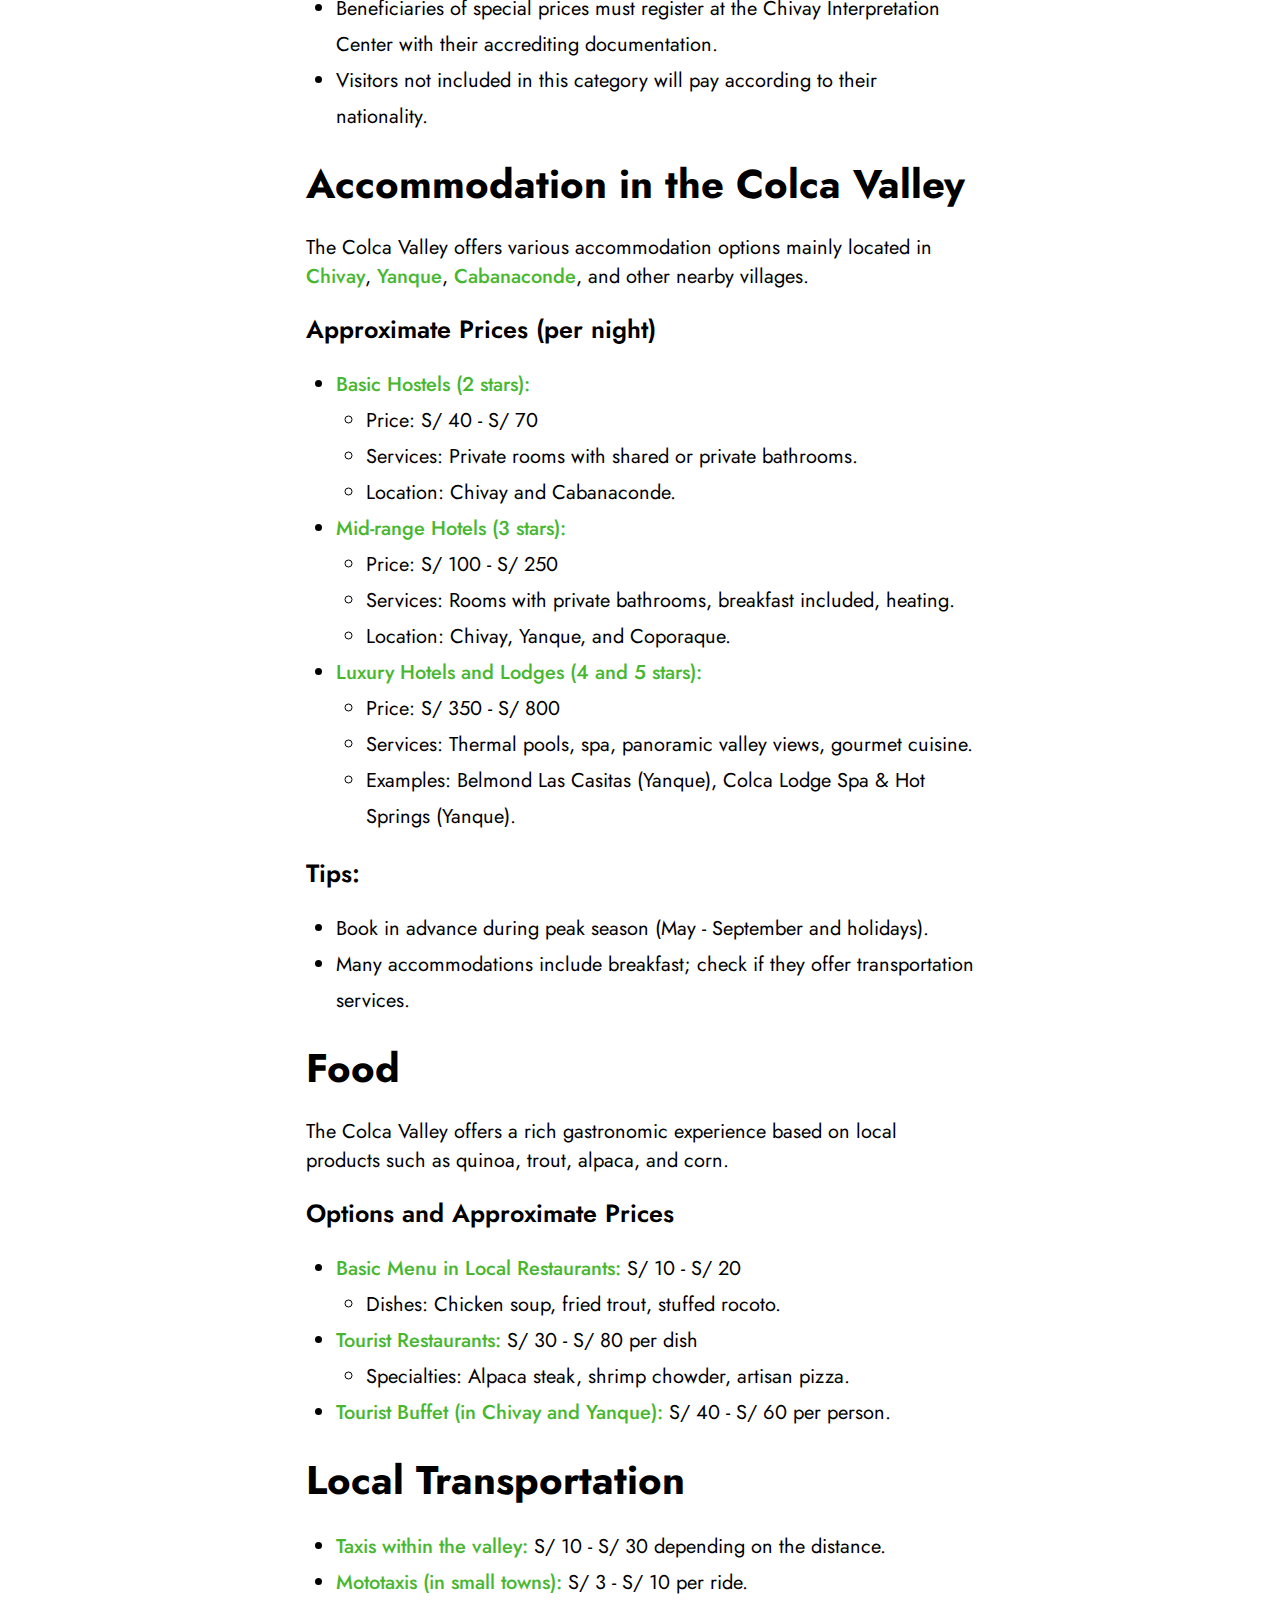
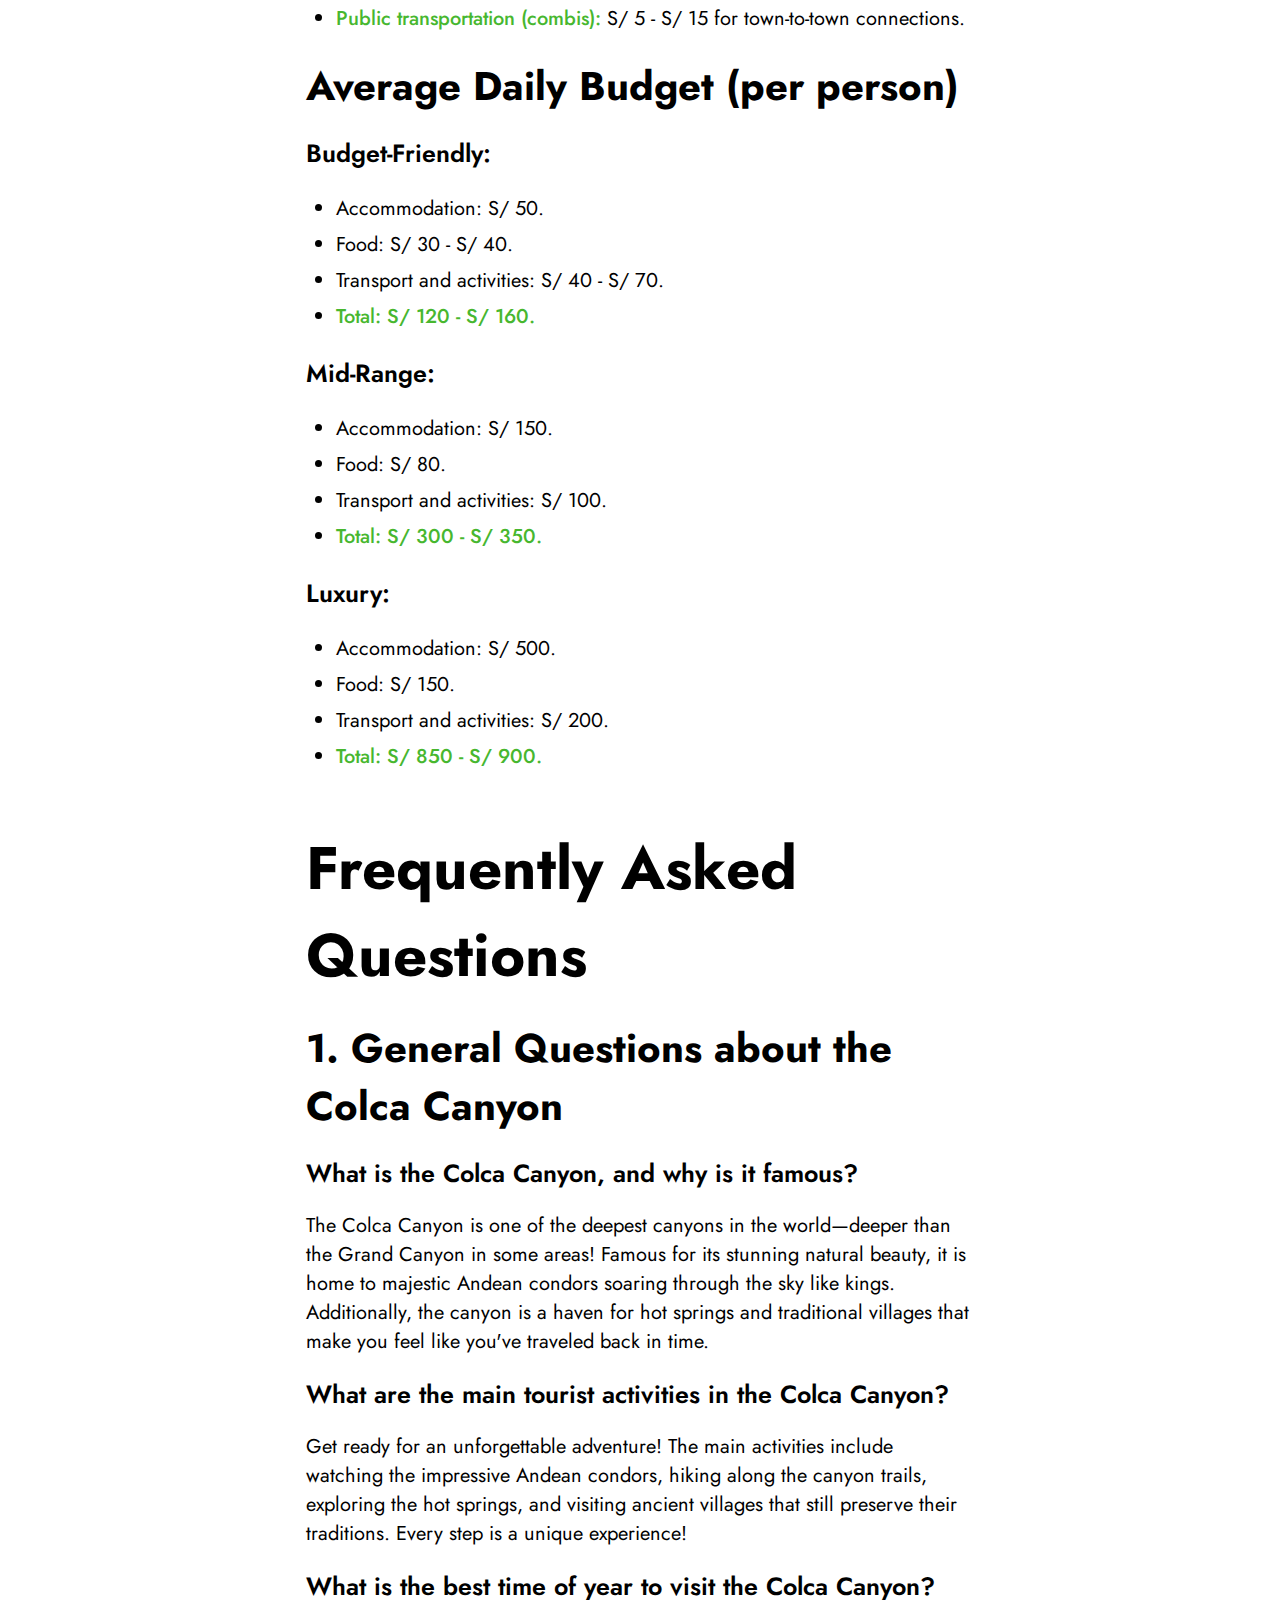
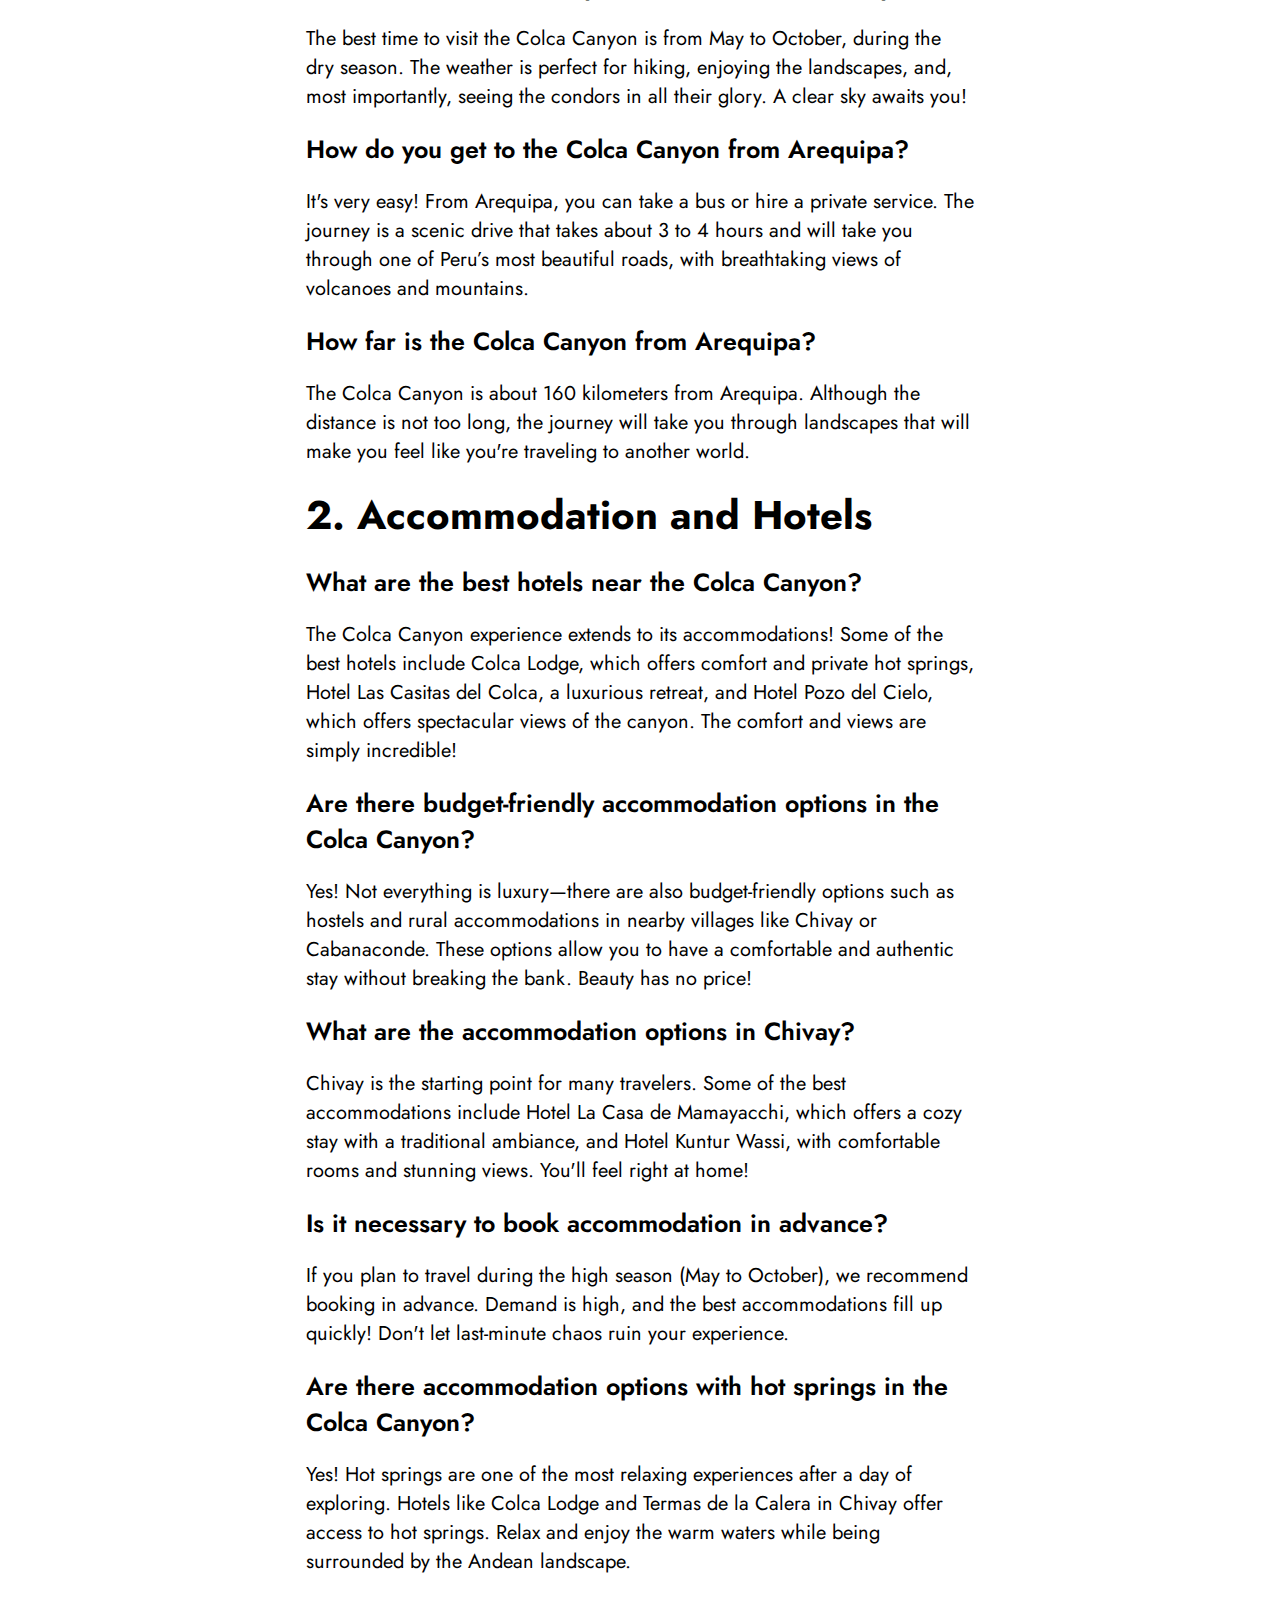
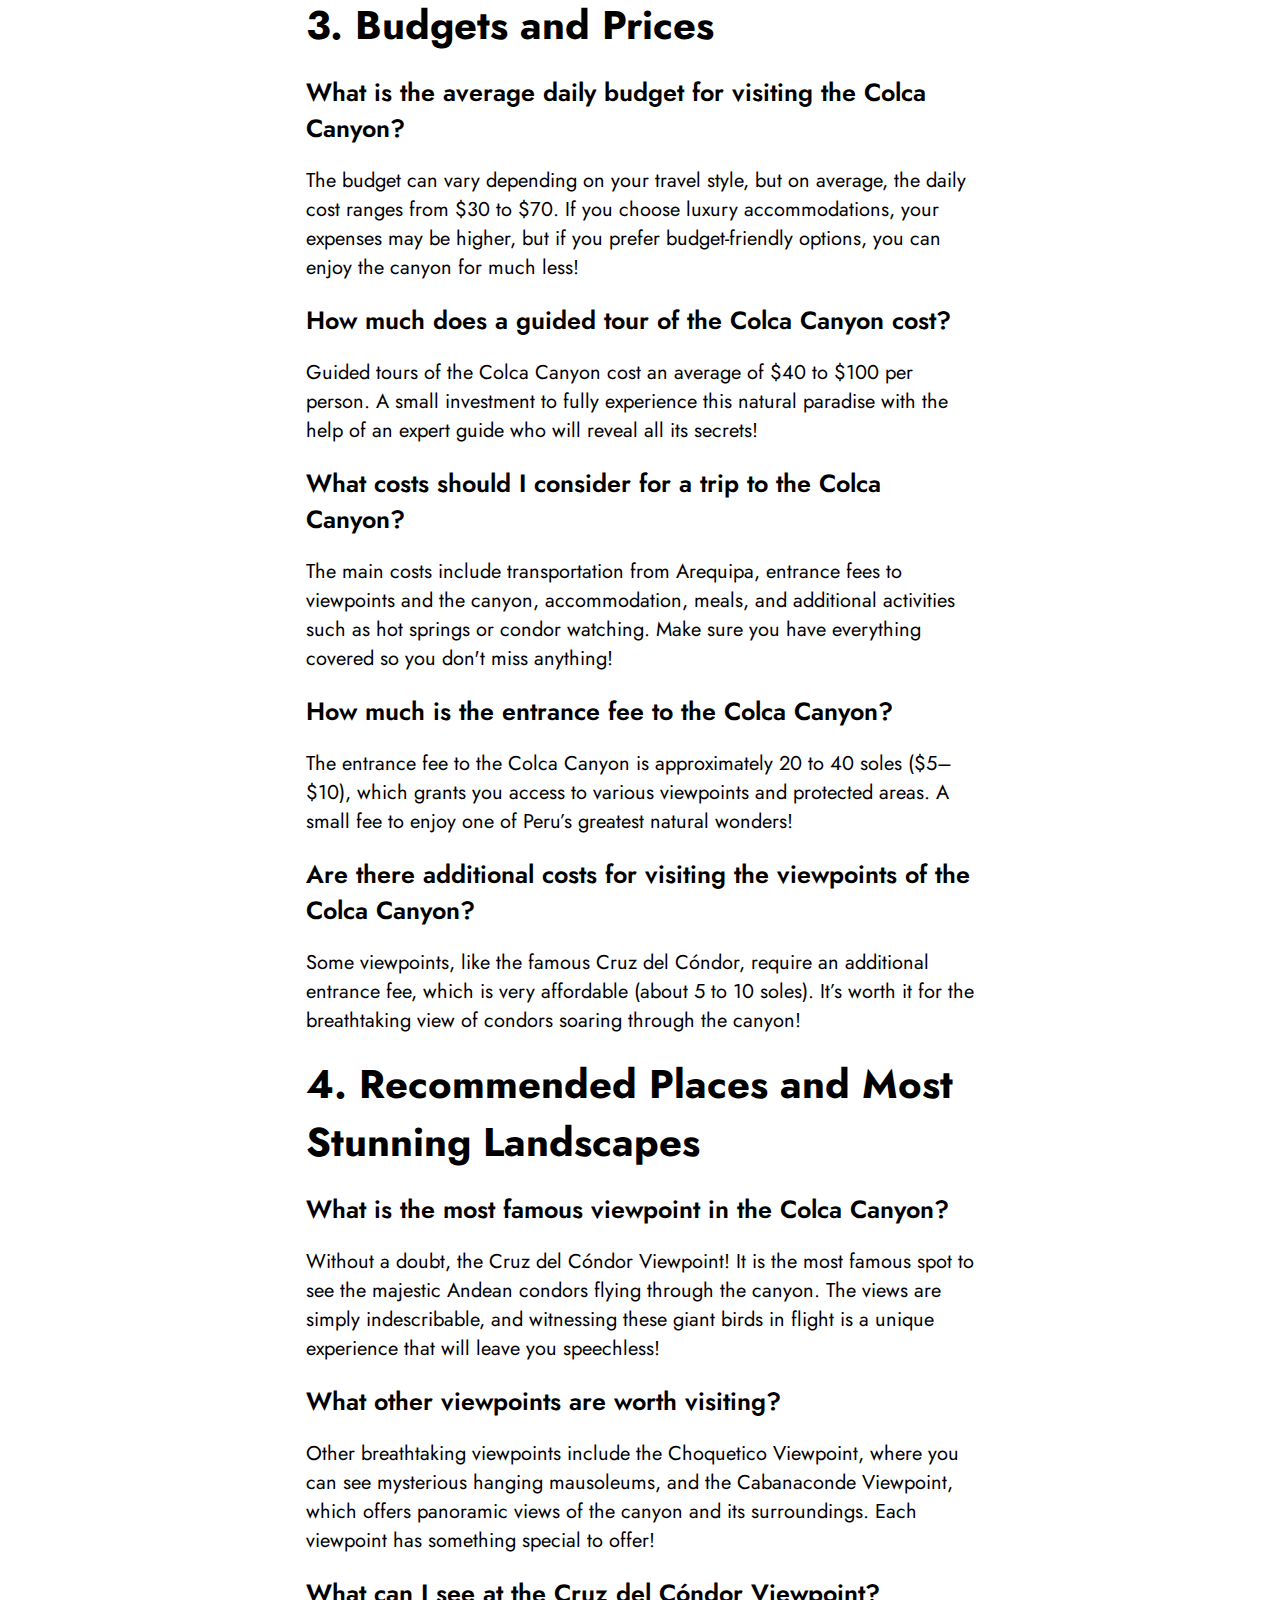
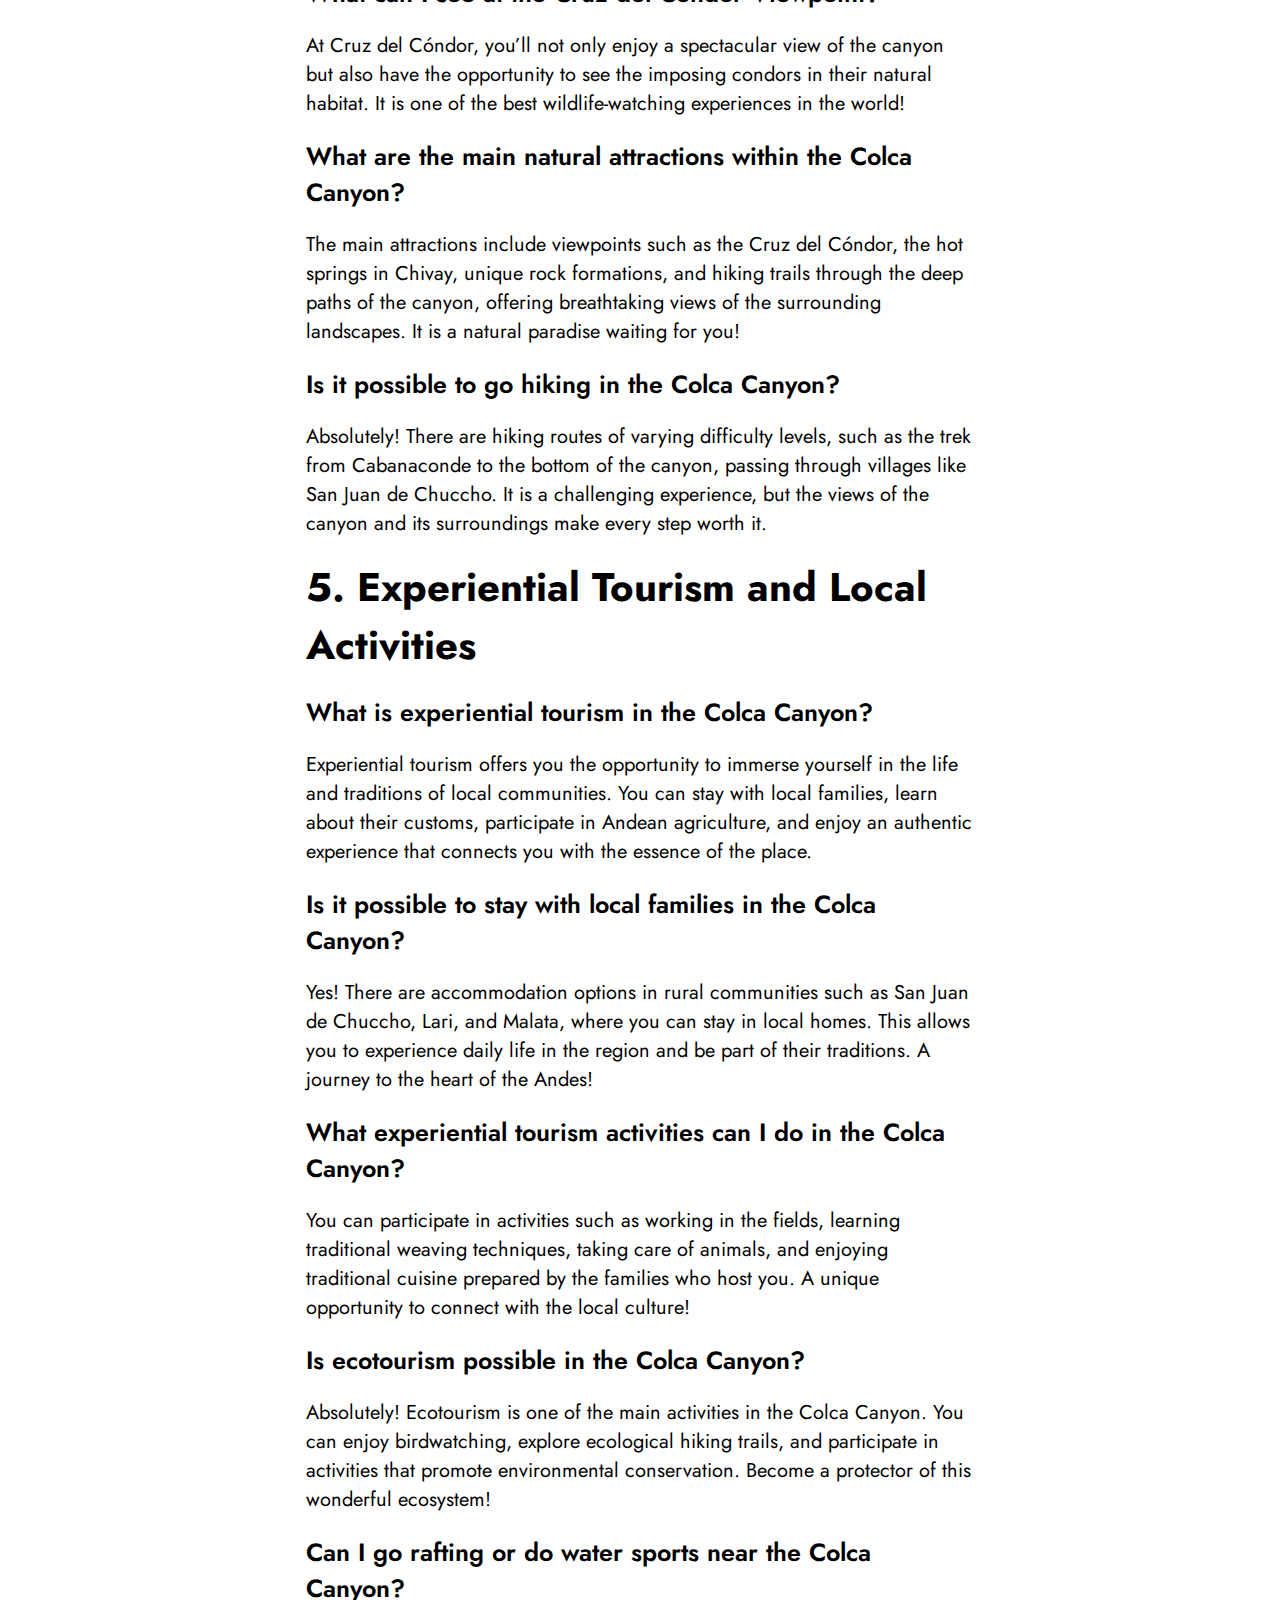
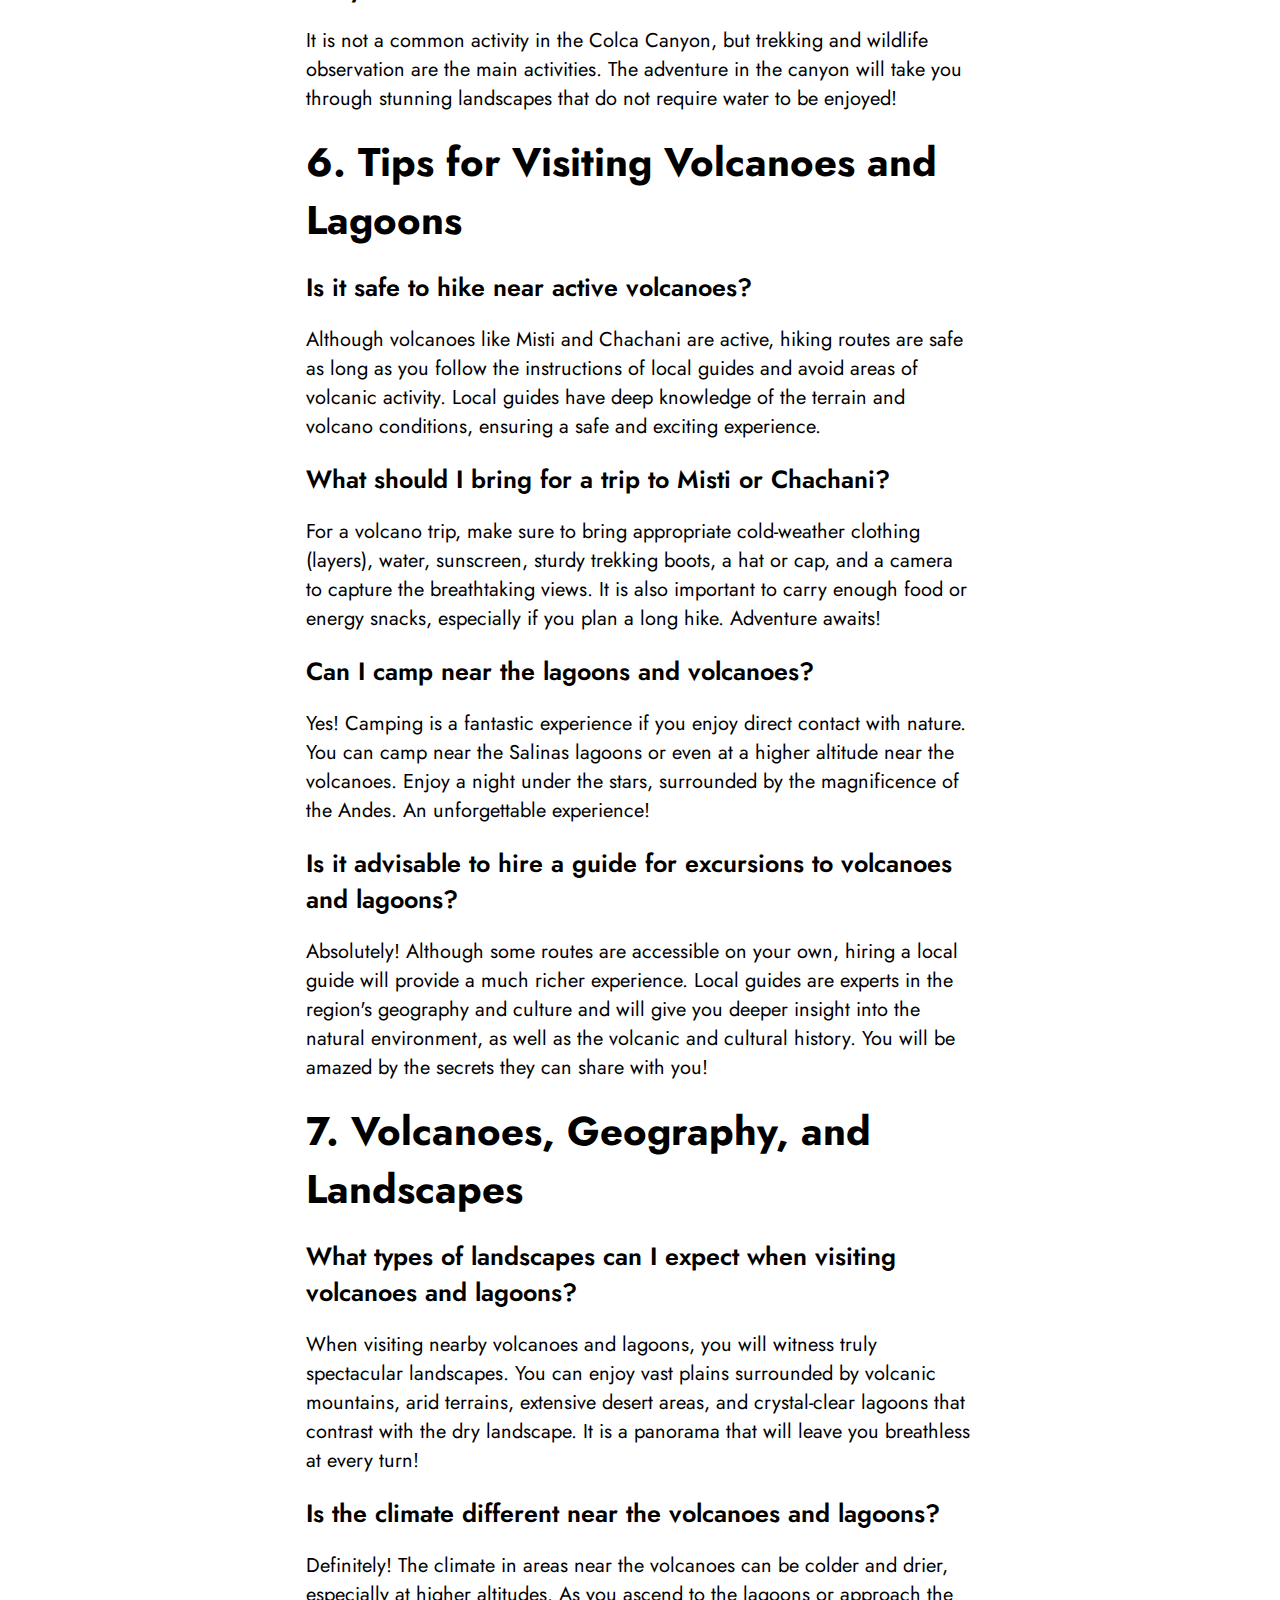
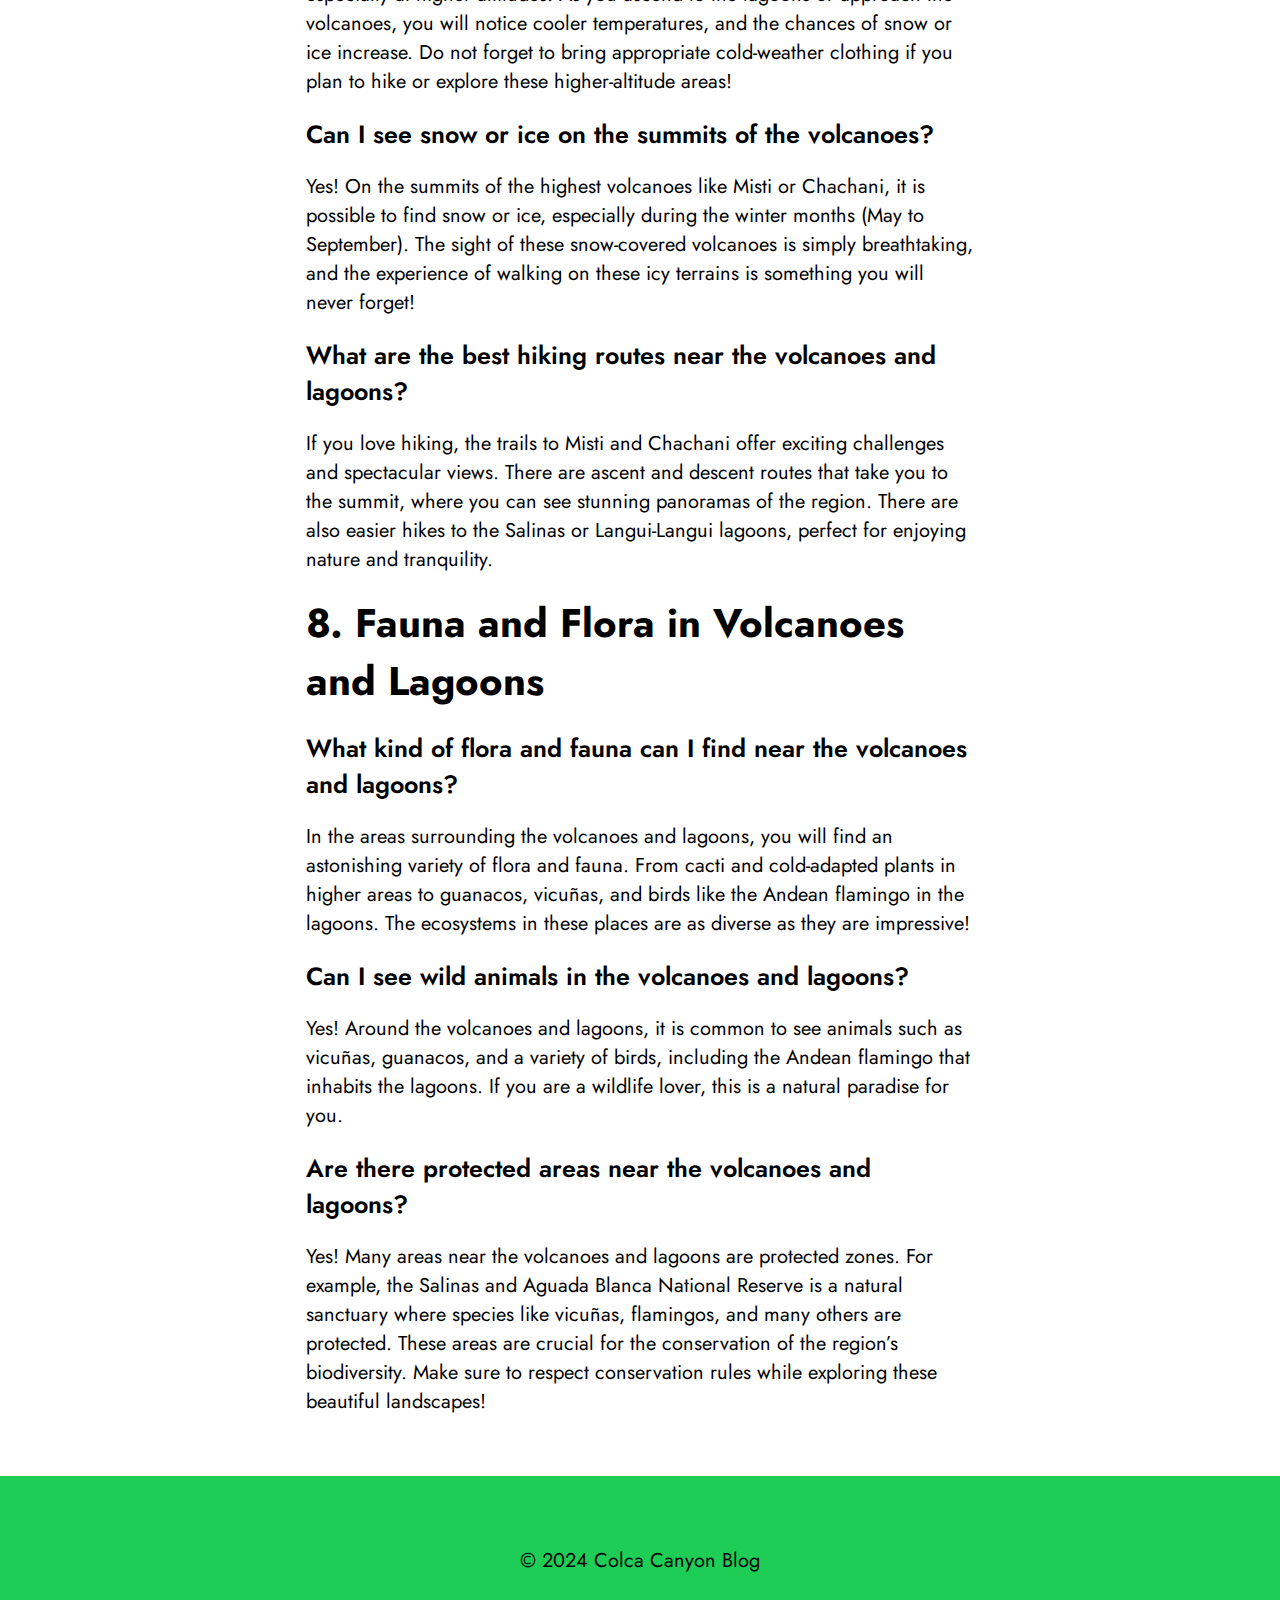
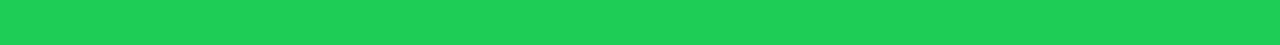
<file: consejos.html>
<!DOCTYPE html>
<html lang="es">

<head>
    <meta charset="UTF-8">
    <meta name="viewport" content="width=device-width, initial-scale=1.0">
    <title>Tips</title>
    <meta name="robots" content="index, follow">

    <link rel="stylesheet" href="./style.css">
    <link rel="preconnect" href="https://fonts.googleapis.com">
    <link rel="preconnect" href="https://fonts.gstatic.com" crossorigin>
    <link href="https://fonts.googleapis.com/css2?family=Jost:ital,wght@0,100..900;1,100..900&display=swap"
        rel="stylesheet">
        <link rel="icon" type="image/png" href="https://cdn-icons-png.flaticon.com/512/1929/1929693.png">

    <script type="text/javascript">
        function googleTranslateElementInit() {
            new google.translate.TranslateElement({
                pageLanguage: 'es',
                includedLanguages: 'en,es,fr,da,hu,de,it,zh-CN,ko,pt,ru,nl,hi,ja,pl,uk', // idiomas disponibles: Español, Inglés, Francés, Danés, Húngaro, Alemán, Italiano, Chino Mandarín, Coreano, Portugués, Ruso, Holandés, Hindú, Japonés, Polaco, Ucraniano
                layout: google.translate.TranslateElement.InlineLayout.SIMPLE
            }, 'google_translate_element');
        }
    </script>
    <script type="text/javascript"
        src="https://translate.google.com/translate_a/element.js?cb=googleTranslateElementInit"></script>
    
        <style>
        li {
            margin-left: 30px;
        }
    </style>
    <script async src="https://pagead2.googlesyndication.com/pagead/js/adsbygoogle.js?client=ca-pub-7519552983128815"
    crossorigin="anonymous"></script>
</head>

<body>
    <header>
        <nav class="navbar">
            <span class="menu-toggle" onclick="toggleMenu()">☰</span>
            <ul id="navbarMenu">
                <li><a href="./index.html">Home</a></li>
                <li><a href="./comollegar.html">How to get there?</a></li>
                <li><a href="./destinos.html">Destinations</a></li>
                <li><a href="./actividades.html">Activities</a></li>
                <li><a href="./consejos.html">Tips</a></li>
                <li><a class="cambio_idioma" href="javascript:void(0);" id="google_translate_button">Change language</a></li>
            </ul>
        </nav>
        <div id="google_translate_element"></div>

    </header>
    <div class="dtnccl1">
        <header>
            <h1>Colca Valley Tourist Information 2025</h1>
        </header>
        
        <div class="section">
            <h2>1. Colca Valley Tourist Ticket Rates (2025)</h2>
            <p>The <strong>Tourist Ticket</strong> grants access to the <strong>Colca Canyon Tourist Circuit</strong>, <strong>Salinas</strong>, <strong>Aguada Blanca</strong>, and <strong>Valley of the Volcanoes</strong>. Below are the rates based on nationality, age, and special conditions.</p>
        
            <h3>Prices for Foreigners</h3>
            <ul>
                <li><strong>Adult visitor:</strong>
                    <ul>
                        <li>Latin American: S/ 40.00</li>
                        <li>Foreigners of other nationalities: S/ 70.00</li>
                    </ul>
                </li>
                <li><strong>Child (6-15 years):</strong> S/ 20.00</li>
            </ul>
        
            <div class="important-info">
                <p><strong>Important Information:</strong></p>
                <ul>
                    <li>Children must present an official identity document to certify their age.</li>
                    <li>The ticket is valid from the day of purchase and allows a single use.</li>
                    <li>Carrying an official identity document (passport, foreigner ID, or another) is mandatory.</li>
                </ul>
            </div>
        
            <h3>Prices for Peruvians</h3>
            <ul>
                <li><strong>Adult visitor:</strong> S/ 20.00</li>
                <li><strong>Child (6-15 years):</strong> S/ 5.00</li>
                <li><strong>Undergraduate student:</strong> S/ 5.00</li>
                <li><strong>Senior citizen (60 years or older):</strong> S/ 5.00</li>
            </ul>
        
            <div class="important-info">
                <p><strong>Important Information:</strong></p>
                <ul>
                    <li>Students must present a valid student ID.</li>
                    <li>Groups of 15 Peruvian students and/or children are entitled to two accompanying adults with a reduced fare of S/ 5.00 per person.</li>
                    <li>Children and senior citizens must certify their age with their DNI.</li>
                </ul>
            </div>
        
            <h3>Special Prices</h3>
            <ul>
                <li><strong>Foreign tour conductor (more than 10 pax):</strong> S/ 20.00</li>
                <li><strong>Peruvian tour conductor (more than 10 pax):</strong> S/ 5.00</li>
                <li><strong>Foreign residents in Peru:</strong> S/ 20.00</li>
                <li><strong>Foreign volunteers in the AUTOCOLCA jurisdiction:</strong> S/ 20.00</li>
                <li><strong>Guide assistant:</strong> S/ 5.00</li>
            </ul>
        
            <div class="important-info">
                <p><strong>Important Information:</strong></p>
                <ul>
                    <li>Beneficiaries of special prices must register at the Chivay Interpretation Center with their accrediting documentation.</li>
                    <li>Visitors not included in this category will pay according to their nationality.</li>
                </ul>
            </div>
        </div>
        

        <div class="section">
            <h2>Accommodation in the Colca Valley</h2>
            <p>The Colca Valley offers various accommodation options mainly located in <strong>Chivay</strong>, <strong>Yanque</strong>, <strong>Cabanaconde</strong>, and other nearby villages.</p>
        
            <h3>Approximate Prices (per night)</h3>
            <ul>
                <li><strong>Basic Hostels (2 stars):</strong>
                    <ul>
                        <li>Price: S/ 40 - S/ 70</li>
                        <li>Services: Private rooms with shared or private bathrooms.</li>
                        <li>Location: Chivay and Cabanaconde.</li>
                    </ul>
                </li>
                <li><strong>Mid-range Hotels (3 stars):</strong>
                    <ul>
                        <li>Price: S/ 100 - S/ 250</li>
                        <li>Services: Rooms with private bathrooms, breakfast included, heating.</li>
                        <li>Location: Chivay, Yanque, and Coporaque.</li>
                    </ul>
                </li>
                <li><strong>Luxury Hotels and Lodges (4 and 5 stars):</strong>
                    <ul>
                        <li>Price: S/ 350 - S/ 800</li>
                        <li>Services: Thermal pools, spa, panoramic valley views, gourmet cuisine.</li>
                        <li>Examples: Belmond Las Casitas (Yanque), Colca Lodge Spa & Hot Springs (Yanque).</li>
                    </ul>
                </li>
            </ul>
        
            <h3>Tips:</h3>
            <ul>
                <li>Book in advance during peak season (May - September and holidays).</li>
                <li>Many accommodations include breakfast; check if they offer transportation services.</li>
            </ul>
        </div>
        
        <div class="section">
            <h2>Food</h2>
            <p>The Colca Valley offers a rich gastronomic experience based on local products such as quinoa, trout, alpaca, and corn.</p>
        
            <h3>Options and Approximate Prices</h3>
            <ul>
                <li><strong>Basic Menu in Local Restaurants:</strong> S/ 10 - S/ 20
                    <ul>
                        <li>Dishes: Chicken soup, fried trout, stuffed rocoto.</li>
                    </ul>
                </li>
                <li><strong>Tourist Restaurants:</strong> S/ 30 - S/ 80 per dish
                    <ul>
                        <li>Specialties: Alpaca steak, shrimp chowder, artisan pizza.</li>
                    </ul>
                </li>
                <li><strong>Tourist Buffet (in Chivay and Yanque):</strong> S/ 40 - S/ 60 per person.</li>
            </ul>
        </div>
        

        <div class="section">
            <h2>Local Transportation</h2>
            <ul>
                <li><strong>Taxis within the valley:</strong> S/ 10 - S/ 30 depending on the distance.</li>
                <li><strong>Mototaxis (in small towns):</strong> S/ 3 - S/ 10 per ride.</li>
                <li><strong>Public transportation (combis):</strong> S/ 5 - S/ 15 for town-to-town connections.</li>
            </ul>
        </div>
        
        <div class="section">
            <h2>Average Daily Budget (per person)</h2>
            
            <h3>Budget-Friendly:</h3>
            <ul>
                <li>Accommodation: S/ 50.</li>
                <li>Food: S/ 30 - S/ 40.</li>
                <li>Transport and activities: S/ 40 - S/ 70.</li>
                <li><strong>Total: S/ 120 - S/ 160.</strong></li>
            </ul>
        
            <h3>Mid-Range:</h3>
            <ul>
                <li>Accommodation: S/ 150.</li>
                <li>Food: S/ 80.</li>
                <li>Transport and activities: S/ 100.</li>
                <li><strong>Total: S/ 300 - S/ 350.</strong></li>
            </ul>
        
            <h3>Luxury:</h3>
            <ul>
                <li>Accommodation: S/ 500.</li>
                <li>Food: S/ 150.</li>
                <li>Transport and activities: S/ 200.</li>
                <li><strong>Total: S/ 850 - S/ 900.</strong></li>
            </ul>
        </div>
        
        
        <h1 style="margin-top: 50px;">Frequently Asked Questions</h1>
        <h2>1. General Questions about the Colca Canyon</h2>
        <h3>What is the Colca Canyon, and why is it famous?</h3>
        <p>The Colca Canyon is one of the deepest canyons in the world—deeper than the Grand Canyon in some areas! Famous for its stunning natural beauty, it is home to majestic Andean condors soaring through the sky like kings. Additionally, the canyon is a haven for hot springs and traditional villages that make you feel like you've traveled back in time.</p>
        
        <h3>What are the main tourist activities in the Colca Canyon?</h3>
        <p>Get ready for an unforgettable adventure! The main activities include watching the impressive Andean condors, hiking along the canyon trails, exploring the hot springs, and visiting ancient villages that still preserve their traditions. Every step is a unique experience!</p>
        
        <h3>What is the best time of year to visit the Colca Canyon?</h3>
        <p>The best time to visit the Colca Canyon is from May to October, during the dry season. The weather is perfect for hiking, enjoying the landscapes, and, most importantly, seeing the condors in all their glory. A clear sky awaits you!</p>
        
        <h3>How do you get to the Colca Canyon from Arequipa?</h3>
        <p>It's very easy! From Arequipa, you can take a bus or hire a private service. The journey is a scenic drive that takes about 3 to 4 hours and will take you through one of Peru’s most beautiful roads, with breathtaking views of volcanoes and mountains.</p>
        
        <h3>How far is the Colca Canyon from Arequipa?</h3>
        <p>The Colca Canyon is about 160 kilometers from Arequipa. Although the distance is not too long, the journey will take you through landscapes that will make you feel like you're traveling to another world.</p>
        
        <h2>2. Accommodation and Hotels</h2>
        <h3>What are the best hotels near the Colca Canyon?</h3>
        <p>The Colca Canyon experience extends to its accommodations! Some of the best hotels include Colca Lodge, which offers comfort and private hot springs, Hotel Las Casitas del Colca, a luxurious retreat, and Hotel Pozo del Cielo, which offers spectacular views of the canyon. The comfort and views are simply incredible!</p>
        
        <h3>Are there budget-friendly accommodation options in the Colca Canyon?</h3>
        <p>Yes! Not everything is luxury—there are also budget-friendly options such as hostels and rural accommodations in nearby villages like Chivay or Cabanaconde. These options allow you to have a comfortable and authentic stay without breaking the bank. Beauty has no price!</p>
        
        <h3>What are the accommodation options in Chivay?</h3>
        <p>Chivay is the starting point for many travelers. Some of the best accommodations include Hotel La Casa de Mamayacchi, which offers a cozy stay with a traditional ambiance, and Hotel Kuntur Wassi, with comfortable rooms and stunning views. You'll feel right at home!</p>
        
        <h3>Is it necessary to book accommodation in advance?</h3>
        <p>If you plan to travel during the high season (May to October), we recommend booking in advance. Demand is high, and the best accommodations fill up quickly! Don't let last-minute chaos ruin your experience.</p>
        
        <h3>Are there accommodation options with hot springs in the Colca Canyon?</h3>
        <p>Yes! Hot springs are one of the most relaxing experiences after a day of exploring. Hotels like Colca Lodge and Termas de la Calera in Chivay offer access to hot springs. Relax and enjoy the warm waters while being surrounded by the Andean landscape.</p>
        
        <h2>3. Budgets and Prices</h2>
        <h3>What is the average daily budget for visiting the Colca Canyon?</h3>
        <p>The budget can vary depending on your travel style, but on average, the daily cost ranges from $30 to $70. If you choose luxury accommodations, your expenses may be higher, but if you prefer budget-friendly options, you can enjoy the canyon for much less!</p>
        
        <h3>How much does a guided tour of the Colca Canyon cost?</h3>
        <p>Guided tours of the Colca Canyon cost an average of $40 to $100 per person. A small investment to fully experience this natural paradise with the help of an expert guide who will reveal all its secrets!</p>
        
        <h3>What costs should I consider for a trip to the Colca Canyon?</h3>
        <p>The main costs include transportation from Arequipa, entrance fees to viewpoints and the canyon, accommodation, meals, and additional activities such as hot springs or condor watching. Make sure you have everything covered so you don't miss anything!</p>
        
        <h3>How much is the entrance fee to the Colca Canyon?</h3>
        <p>The entrance fee to the Colca Canyon is approximately 20 to 40 soles ($5–$10), which grants you access to various viewpoints and protected areas. A small fee to enjoy one of Peru’s greatest natural wonders!</p>
        
        <h3>Are there additional costs for visiting the viewpoints of the Colca Canyon?</h3>
        <p>Some viewpoints, like the famous Cruz del Cóndor, require an additional entrance fee, which is very affordable (about 5 to 10 soles). It’s worth it for the breathtaking view of condors soaring through the canyon!</p>
        
        <h2>4. Recommended Places and Most Stunning Landscapes</h2>
        <h3>What is the most famous viewpoint in the Colca Canyon?</h3>
        <p>Without a doubt, the Cruz del Cóndor Viewpoint! It is the most famous spot to see the majestic Andean condors flying through the canyon. The views are simply indescribable, and witnessing these giant birds in flight is a unique experience that will leave you speechless!</p>
        
        <h3>What other viewpoints are worth visiting?</h3>
        <p>Other breathtaking viewpoints include the Choquetico Viewpoint, where you can see mysterious hanging mausoleums, and the Cabanaconde Viewpoint, which offers panoramic views of the canyon and its surroundings. Each viewpoint has something special to offer!</p>
        
        <h3>What can I see at the Cruz del Cóndor Viewpoint?</h3>
        <p>At Cruz del Cóndor, you’ll not only enjoy a spectacular view of the canyon but also have the opportunity to see the imposing condors in their natural habitat. It is one of the best wildlife-watching experiences in the world!</p>
        
        <h3>What are the main natural attractions within the Colca Canyon?</h3>
        <p>The main attractions include viewpoints such as the Cruz del Cóndor, the hot springs in Chivay, unique rock formations, and hiking trails through the deep paths of the canyon, offering breathtaking views of the surrounding landscapes. It is a natural paradise waiting for you!</p>
        
        <h3>Is it possible to go hiking in the Colca Canyon?</h3>
        <p>Absolutely! There are hiking routes of varying difficulty levels, such as the trek from Cabanaconde to the bottom of the canyon, passing through villages like San Juan de Chuccho. It is a challenging experience, but the views of the canyon and its surroundings make every step worth it.</p>
        
        <h2>5. Experiential Tourism and Local Activities</h2>
        <h3>What is experiential tourism in the Colca Canyon?</h3>
        <p>Experiential tourism offers you the opportunity to immerse yourself in the life and traditions of local communities. You can stay with local families, learn about their customs, participate in Andean agriculture, and enjoy an authentic experience that connects you with the essence of the place.</p>
        
        <h3>Is it possible to stay with local families in the Colca Canyon?</h3>
        <p>Yes! There are accommodation options in rural communities such as San Juan de Chuccho, Lari, and Malata, where you can stay in local homes. This allows you to experience daily life in the region and be part of their traditions. A journey to the heart of the Andes!</p>
        
        <h3>What experiential tourism activities can I do in the Colca Canyon?</h3>
        <p>You can participate in activities such as working in the fields, learning traditional weaving techniques, taking care of animals, and enjoying traditional cuisine prepared by the families who host you. A unique opportunity to connect with the local culture!</p>
        
        <h3>Is ecotourism possible in the Colca Canyon?</h3>
        <p>Absolutely! Ecotourism is one of the main activities in the Colca Canyon. You can enjoy birdwatching, explore ecological hiking trails, and participate in activities that promote environmental conservation. Become a protector of this wonderful ecosystem!</p>
        
        <h3>Can I go rafting or do water sports near the Colca Canyon?</h3>
        <p>It is not a common activity in the Colca Canyon, but trekking and wildlife observation are the main activities. The adventure in the canyon will take you through stunning landscapes that do not require water to be enjoyed!</p>
        
        <h2>6. Tips for Visiting Volcanoes and Lagoons</h2>
        <h3>Is it safe to hike near active volcanoes?</h3>
        <p>Although volcanoes like Misti and Chachani are active, hiking routes are safe as long as you follow the instructions of local guides and avoid areas of volcanic activity. Local guides have deep knowledge of the terrain and volcano conditions, ensuring a safe and exciting experience.</p>
        
        <h3>What should I bring for a trip to Misti or Chachani?</h3>
        <p>For a volcano trip, make sure to bring appropriate cold-weather clothing (layers), water, sunscreen, sturdy trekking boots, a hat or cap, and a camera to capture the breathtaking views. It is also important to carry enough food or energy snacks, especially if you plan a long hike. Adventure awaits!</p>
        
        <h3>Can I camp near the lagoons and volcanoes?</h3>
        <p>Yes! Camping is a fantastic experience if you enjoy direct contact with nature. You can camp near the Salinas lagoons or even at a higher altitude near the volcanoes. Enjoy a night under the stars, surrounded by the magnificence of the Andes. An unforgettable experience!</p>
        
        <h3>Is it advisable to hire a guide for excursions to volcanoes and lagoons?</h3>
        <p>Absolutely! Although some routes are accessible on your own, hiring a local guide will provide a much richer experience. Local guides are experts in the region's geography and culture and will give you deeper insight into the natural environment, as well as the volcanic and cultural history. You will be amazed by the secrets they can share with you!</p>
        
        <h2>7. Volcanoes, Geography, and Landscapes</h2>
        <h3>What types of landscapes can I expect when visiting volcanoes and lagoons?</h3>
        <p>When visiting nearby volcanoes and lagoons, you will witness truly spectacular landscapes. You can enjoy vast plains surrounded by volcanic mountains, arid terrains, extensive desert areas, and crystal-clear lagoons that contrast with the dry landscape. It is a panorama that will leave you breathless at every turn!</p>
        
        <h3>Is the climate different near the volcanoes and lagoons?</h3>
        <p>Definitely! The climate in areas near the volcanoes can be colder and drier, especially at higher altitudes. As you ascend to the lagoons or approach the volcanoes, you will notice cooler temperatures, and the chances of snow or ice increase. Do not forget to bring appropriate cold-weather clothing if you plan to hike or explore these higher-altitude areas!</p>
        

        <h3>Can I see snow or ice on the summits of the volcanoes?</h3>
        <p>Yes! On the summits of the highest volcanoes like Misti or Chachani, it is possible to find snow or ice, especially during the winter months (May to September). The sight of these snow-covered volcanoes is simply breathtaking, and the experience of walking on these icy terrains is something you will never forget!</p>
        
        <h3>What are the best hiking routes near the volcanoes and lagoons?</h3>
        <p>If you love hiking, the trails to Misti and Chachani offer exciting challenges and spectacular views. There are ascent and descent routes that take you to the summit, where you can see stunning panoramas of the region. There are also easier hikes to the Salinas or Langui-Langui lagoons, perfect for enjoying nature and tranquility.</p>
        
        <h2>8. Fauna and Flora in Volcanoes and Lagoons</h2>
        
        <h3>What kind of flora and fauna can I find near the volcanoes and lagoons?</h3>
        <p>In the areas surrounding the volcanoes and lagoons, you will find an astonishing variety of flora and fauna. From cacti and cold-adapted plants in higher areas to guanacos, vicuñas, and birds like the Andean flamingo in the lagoons. The ecosystems in these places are as diverse as they are impressive!</p>
        
        <h3>Can I see wild animals in the volcanoes and lagoons?</h3>
        <p>Yes! Around the volcanoes and lagoons, it is common to see animals such as vicuñas, guanacos, and a variety of birds, including the Andean flamingo that inhabits the lagoons. If you are a wildlife lover, this is a natural paradise for you.</p>
        
        <h3>Are there protected areas near the volcanoes and lagoons?</h3>
        <p style="margin-bottom: 50px;">Yes! Many areas near the volcanoes and lagoons are protected zones. For example, the Salinas and Aguada Blanca National Reserve is a natural sanctuary where species like vicuñas, flamingos, and many others are protected. These areas are crucial for the conservation of the region’s biodiversity. Make sure to respect conservation rules while exploring these beautiful landscapes!</p>
        

    </div>




    <footer>
        <p>&copy; 2024 Colca Canyon Blog</p>
    </footer>

    <script src="script.js"></script>
</body>

</html>
</file>
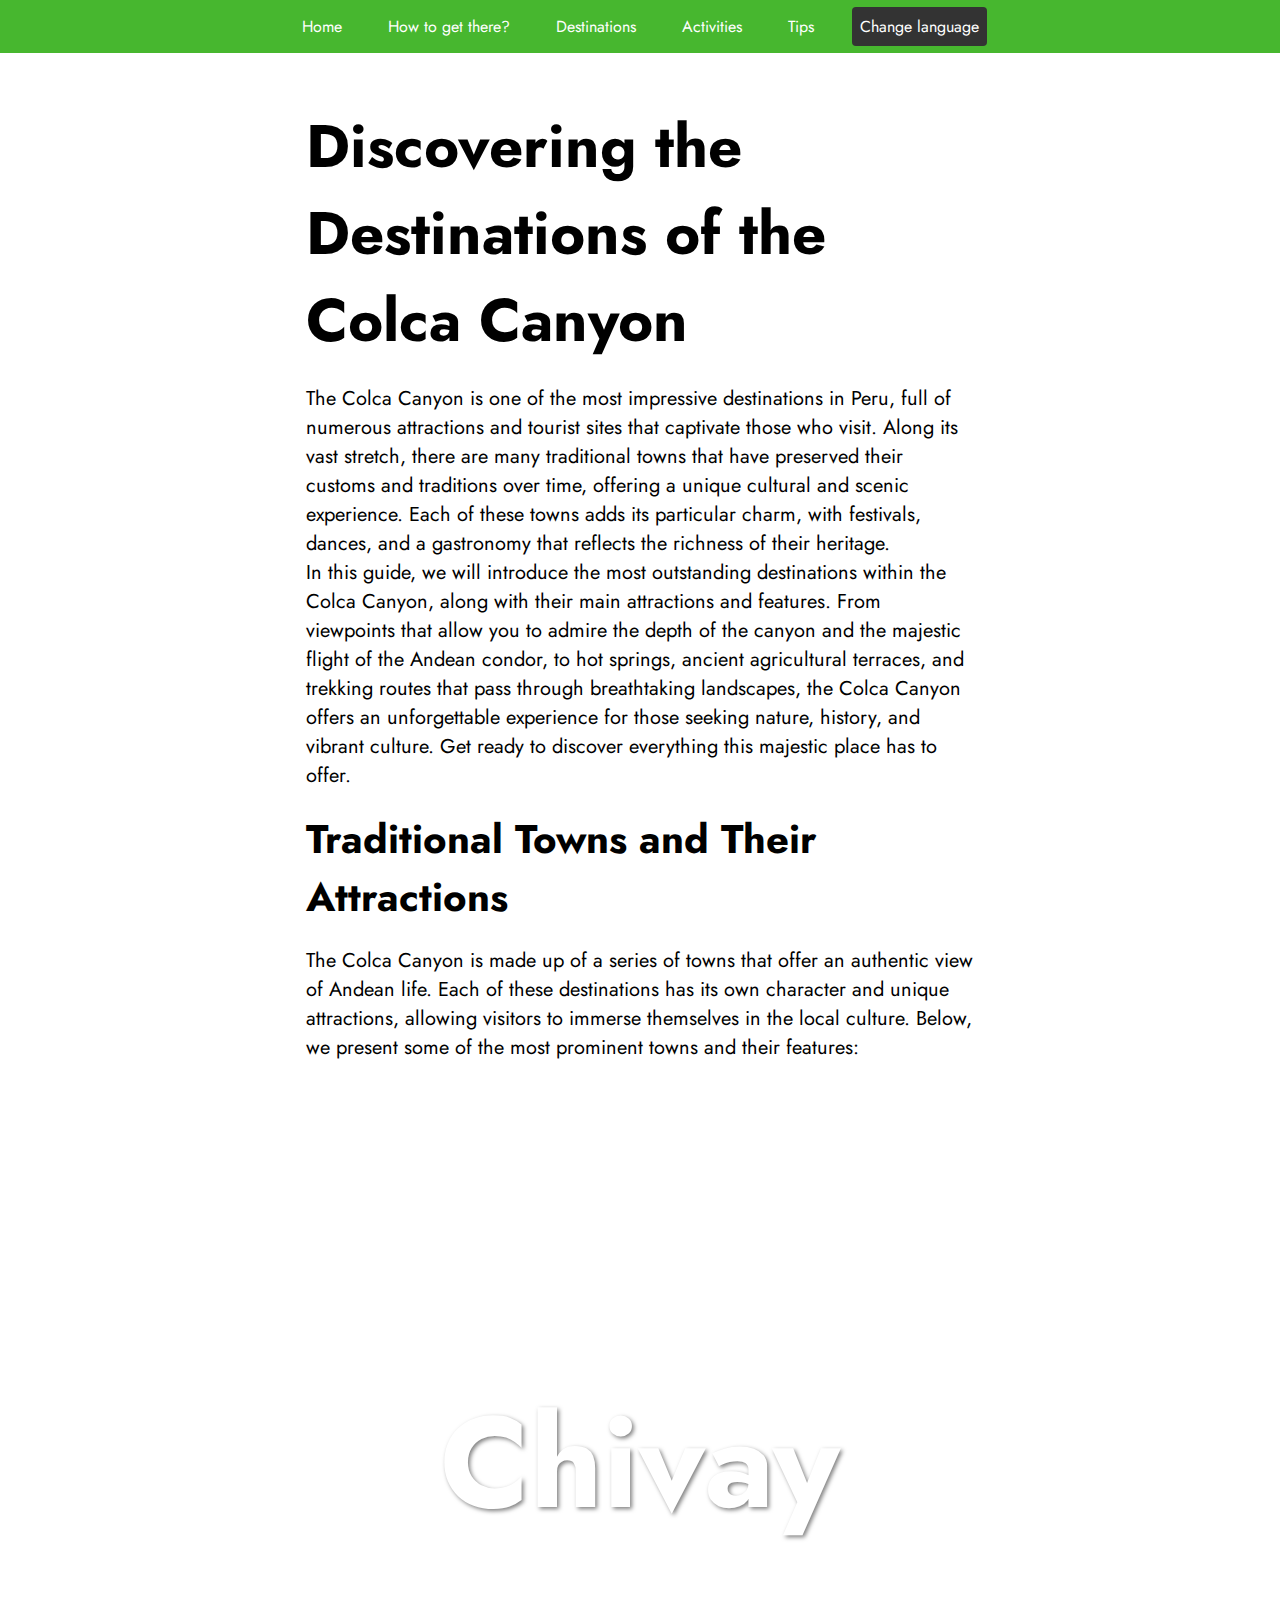
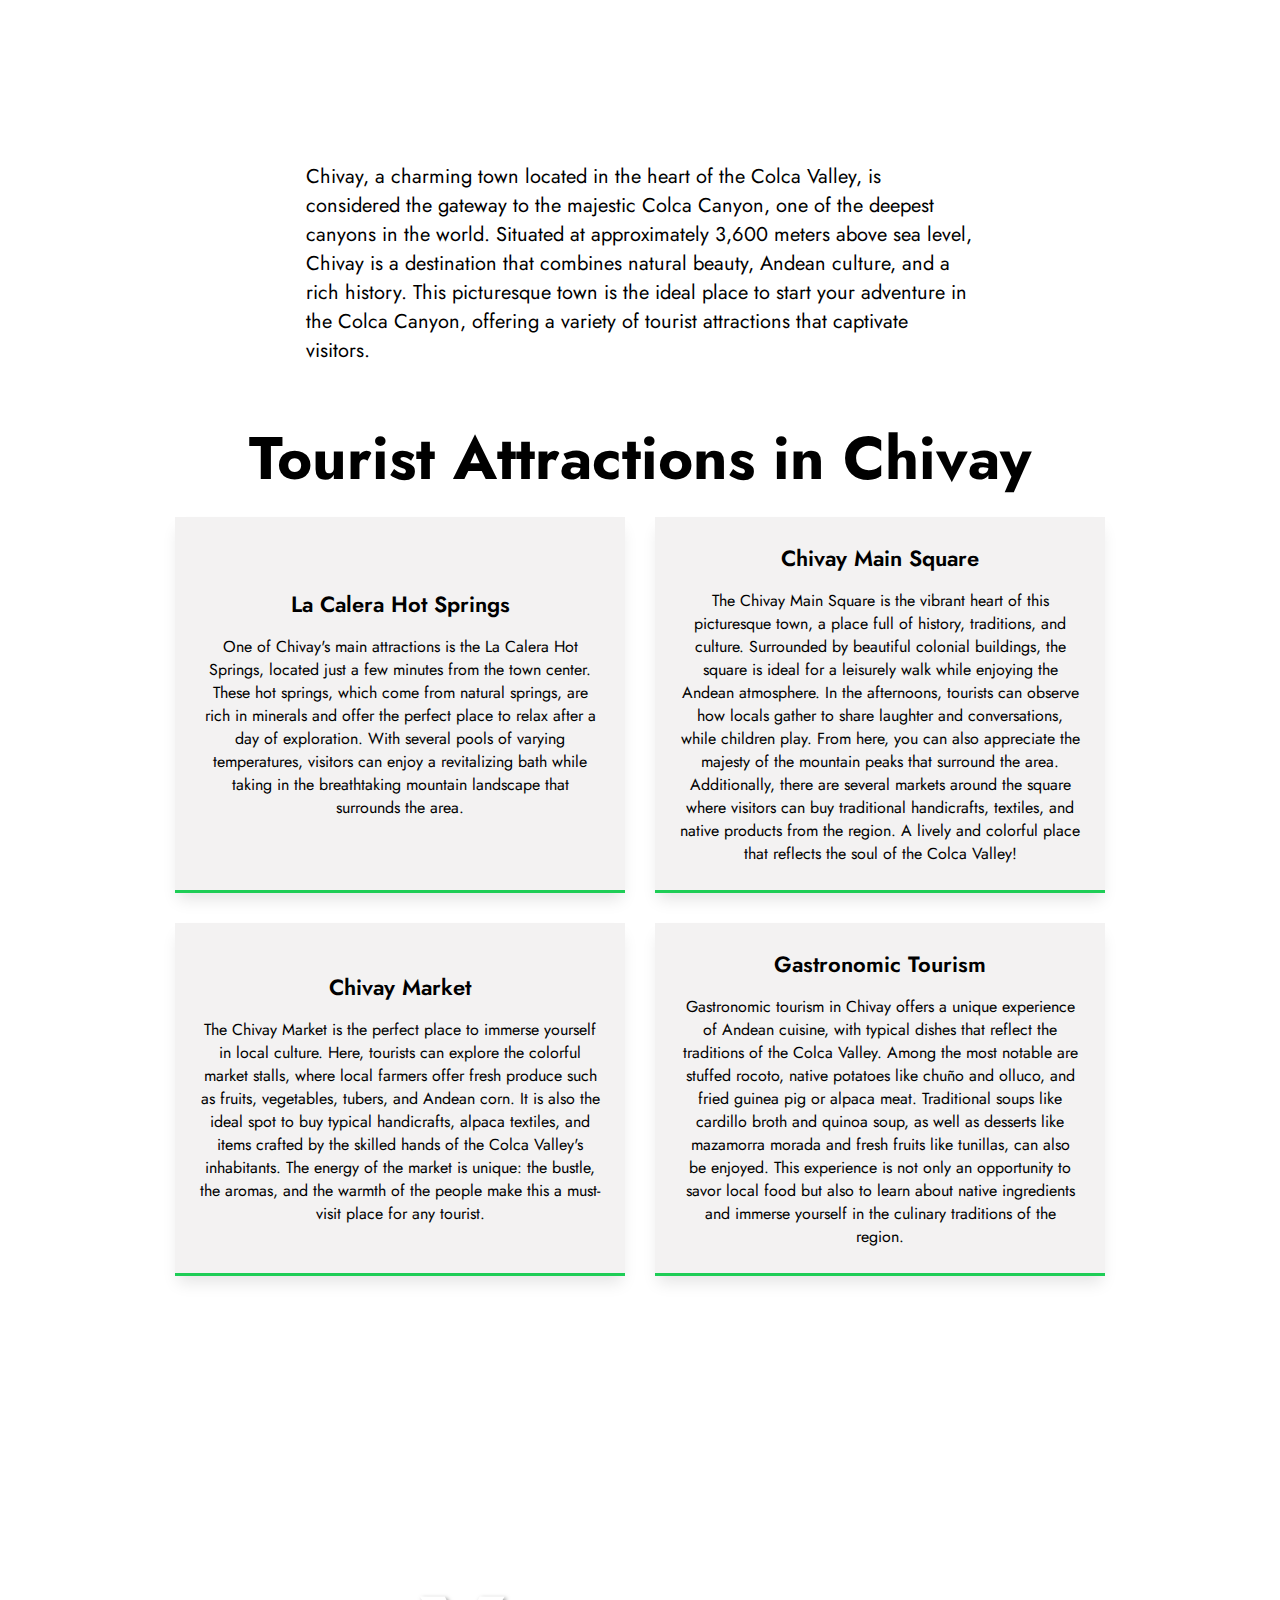
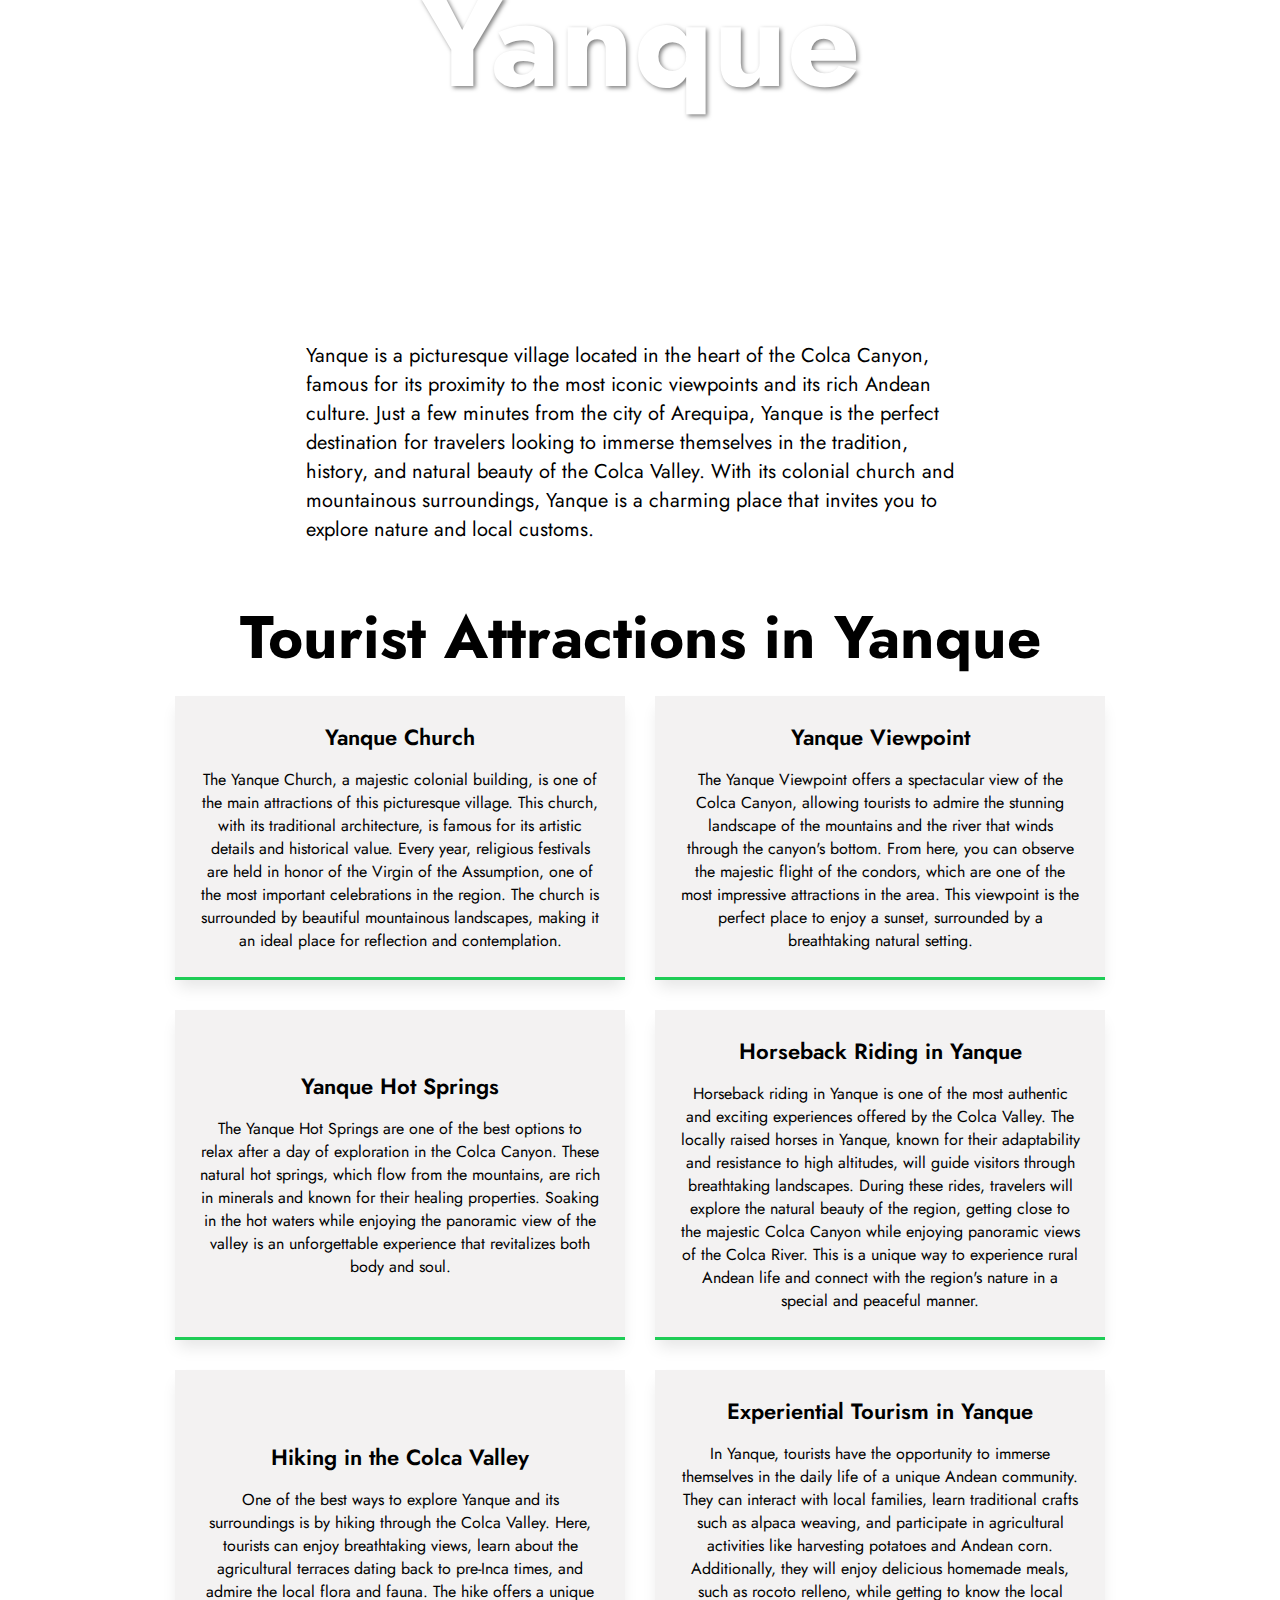
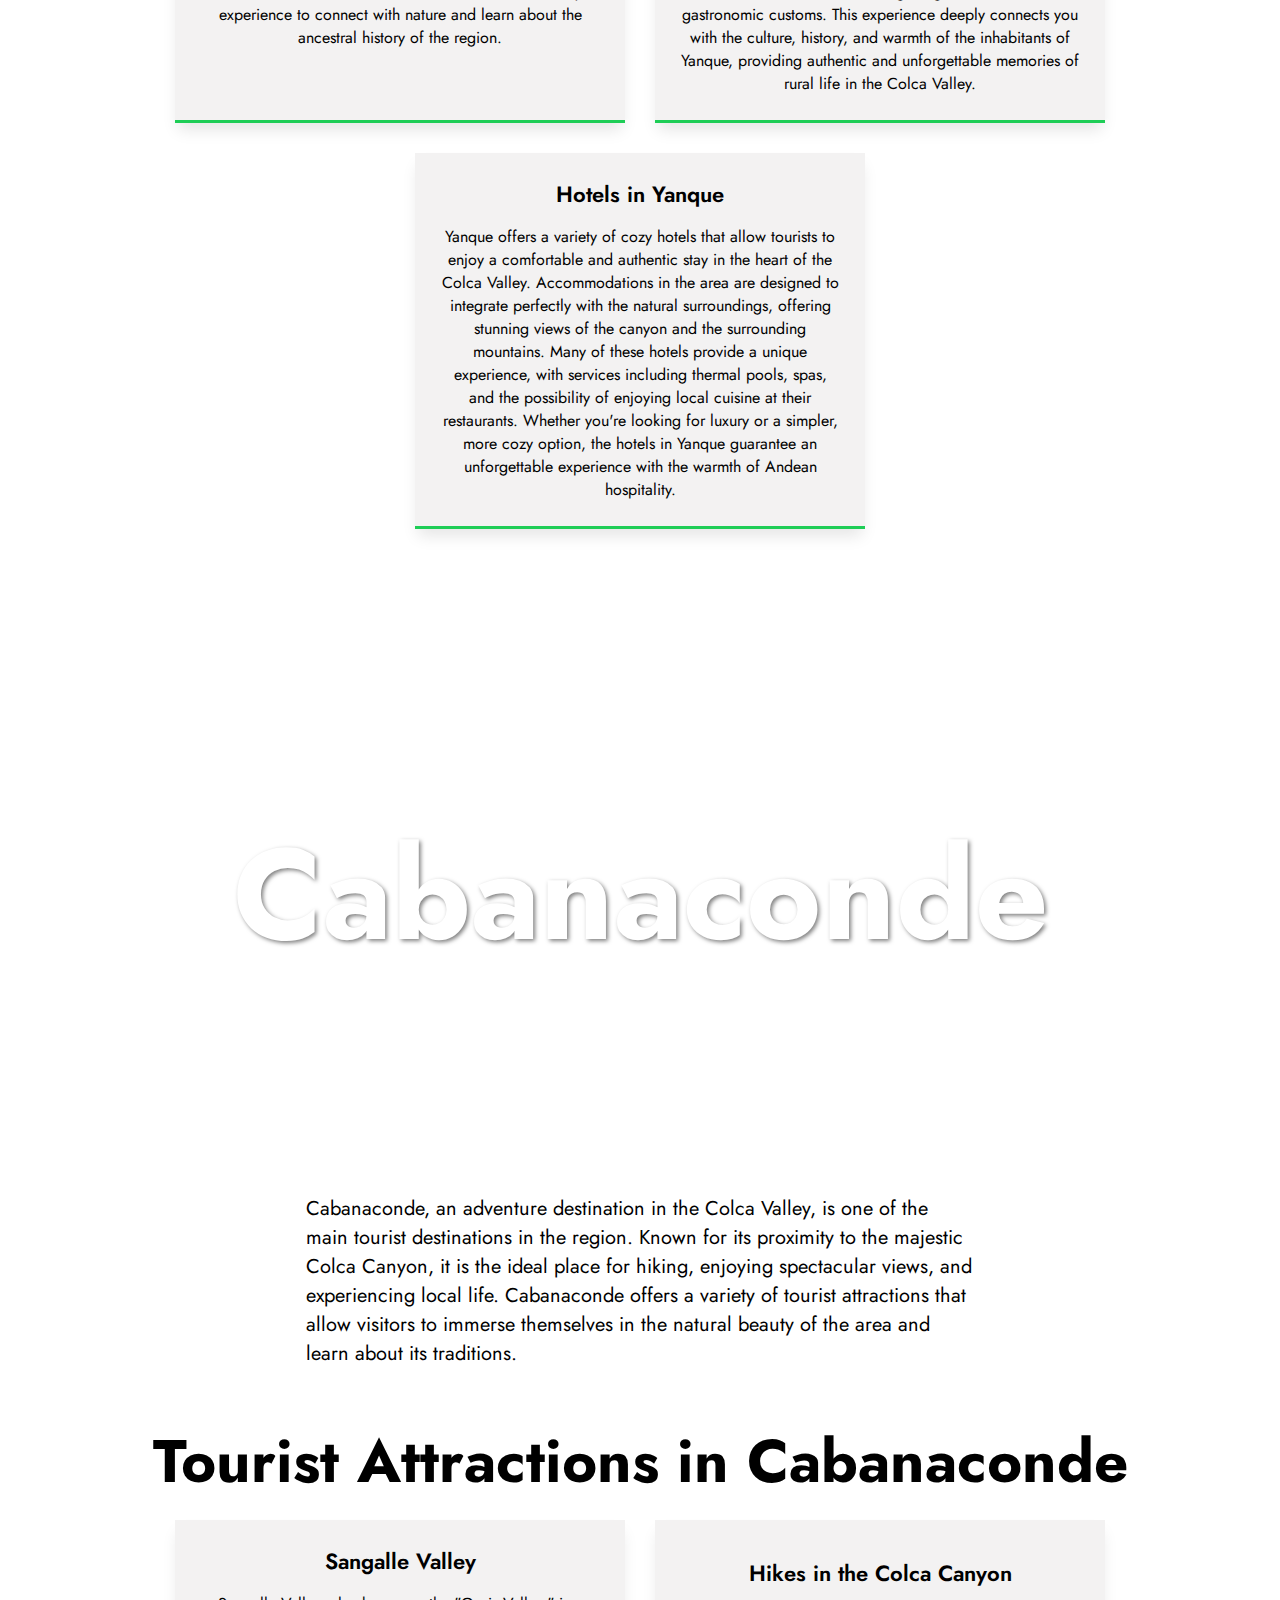
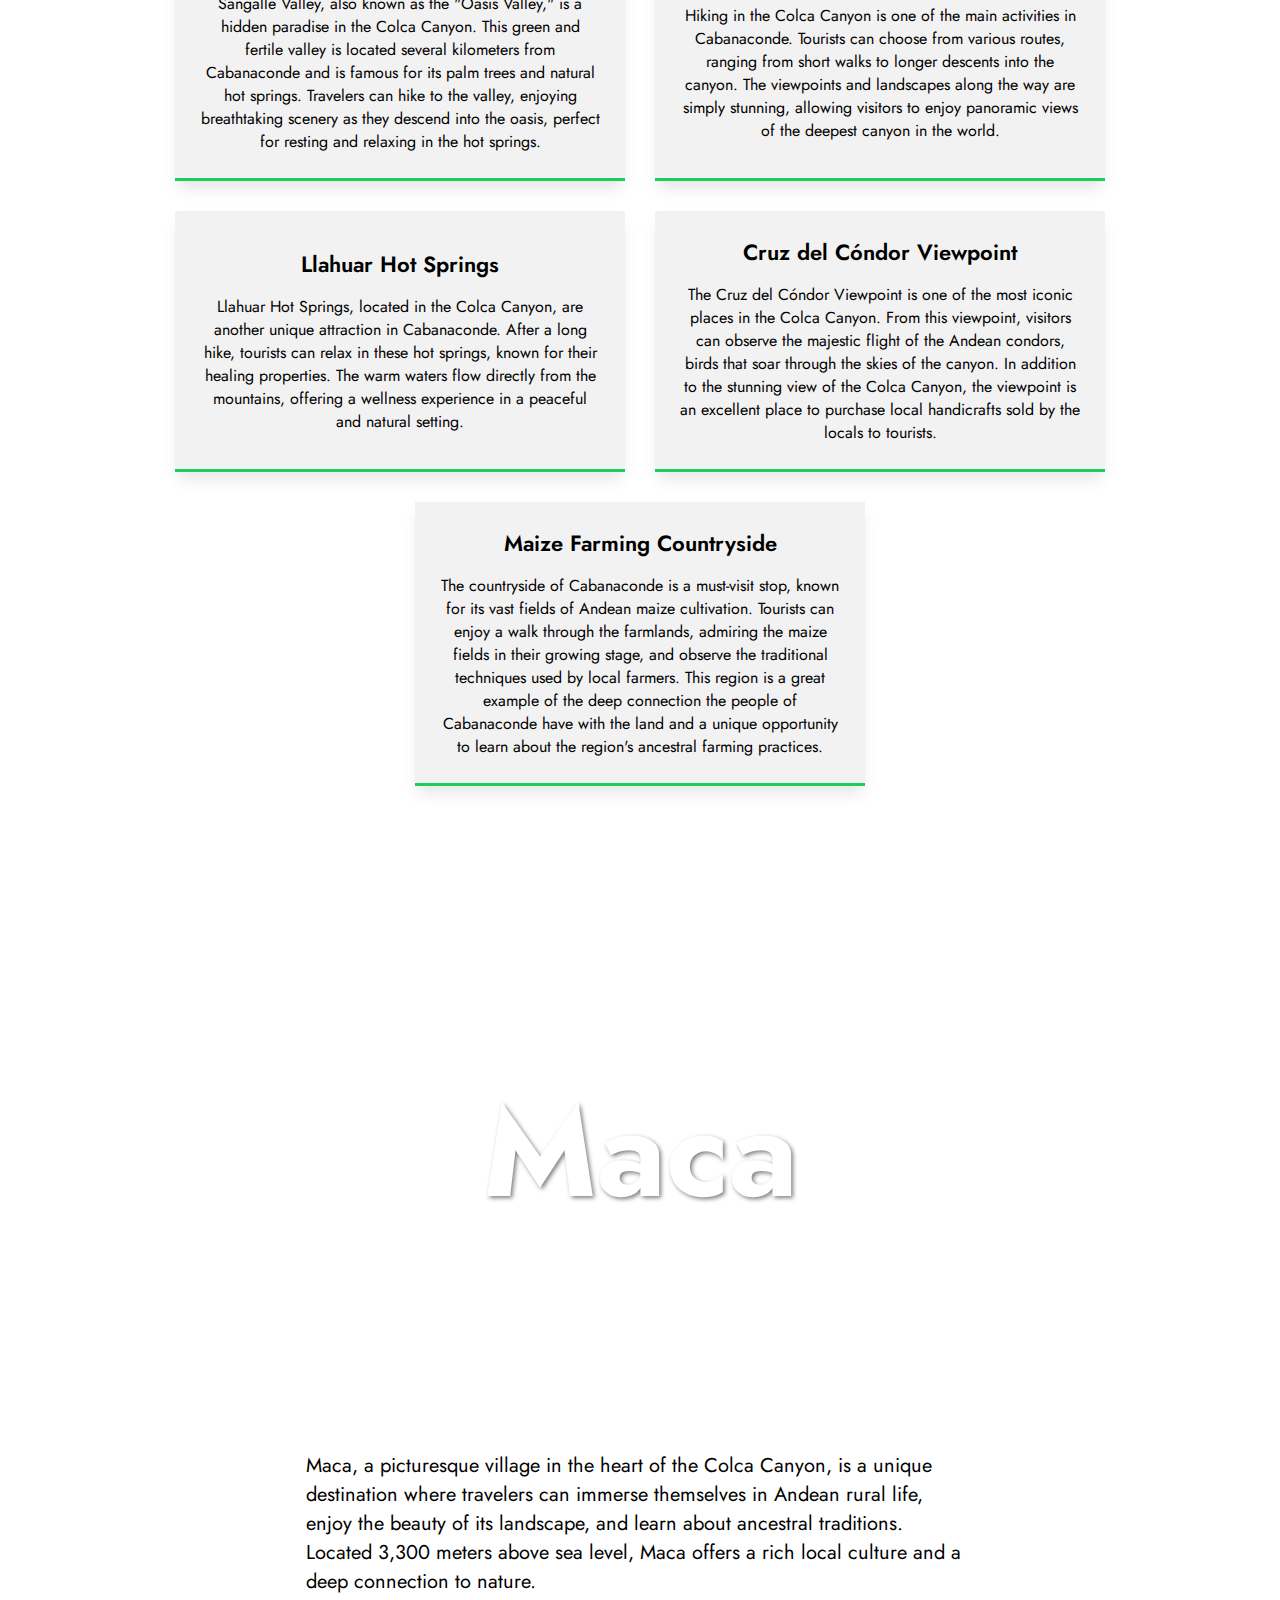
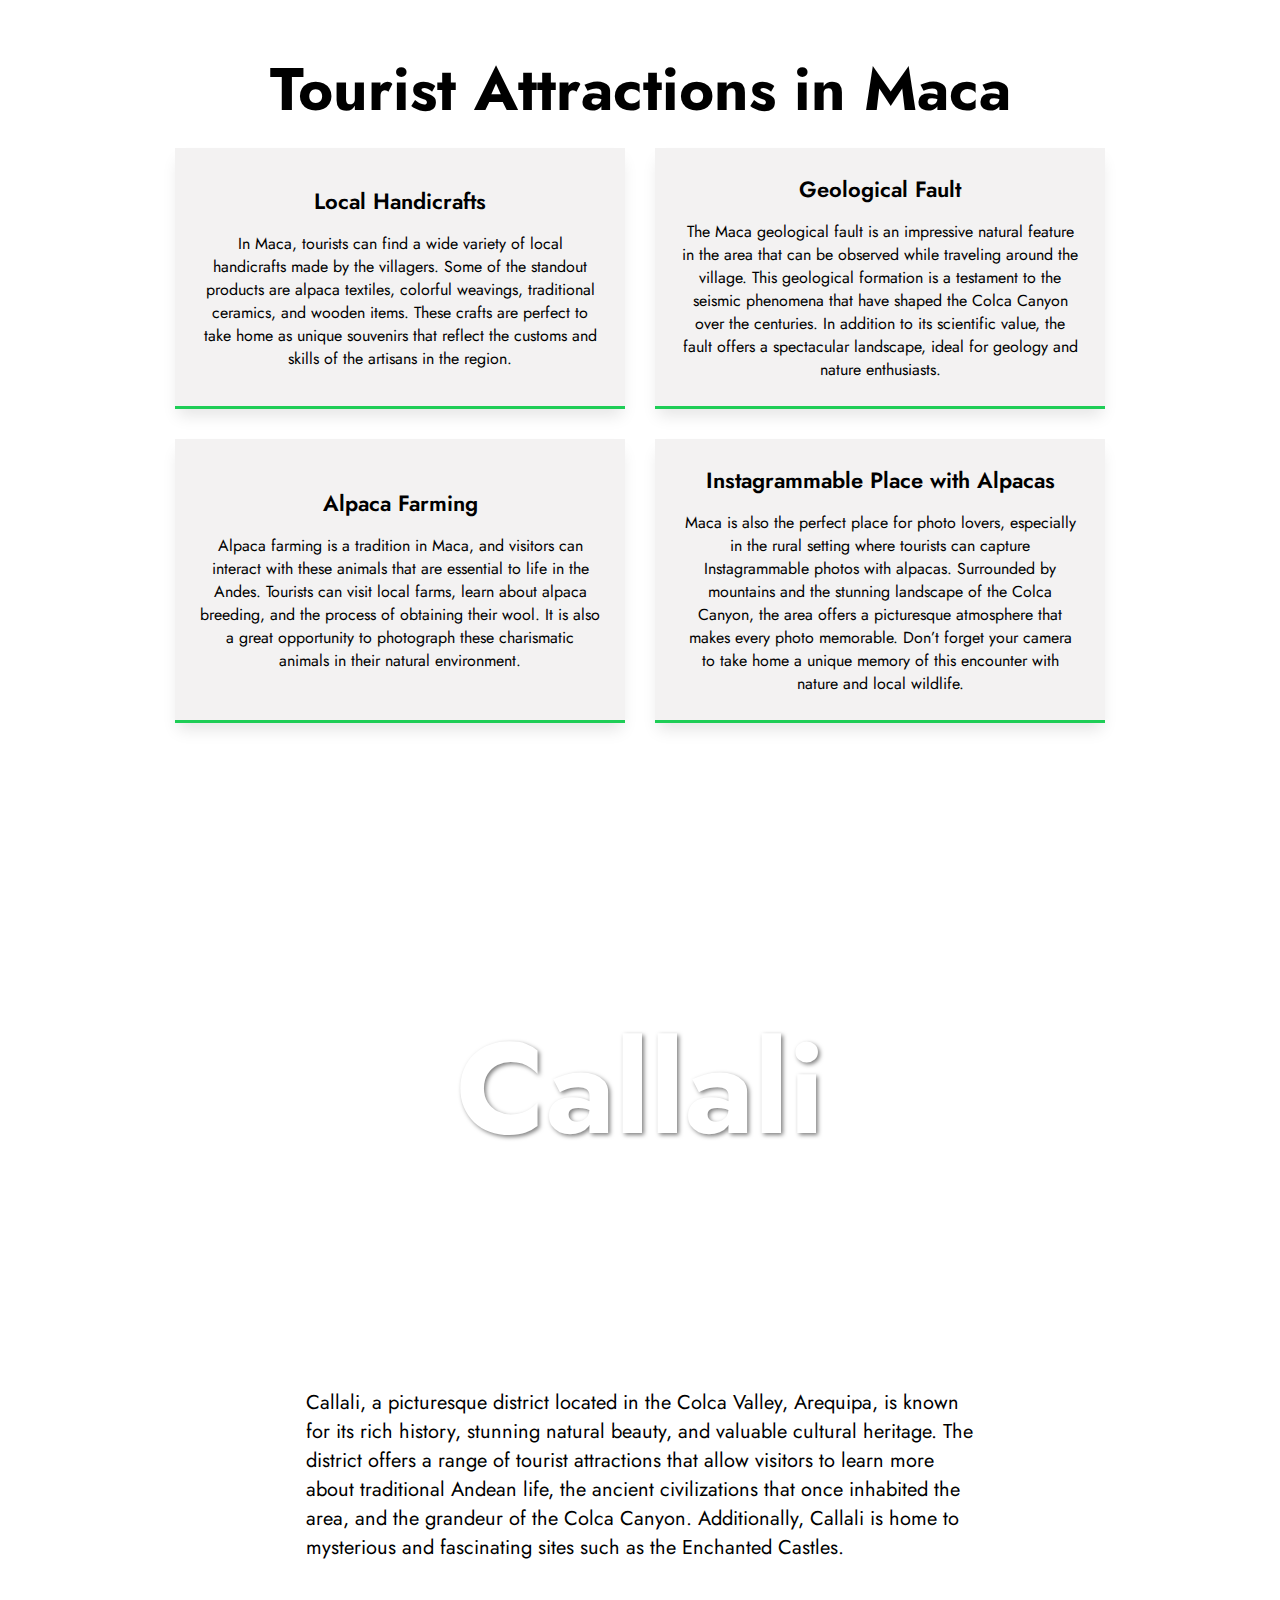
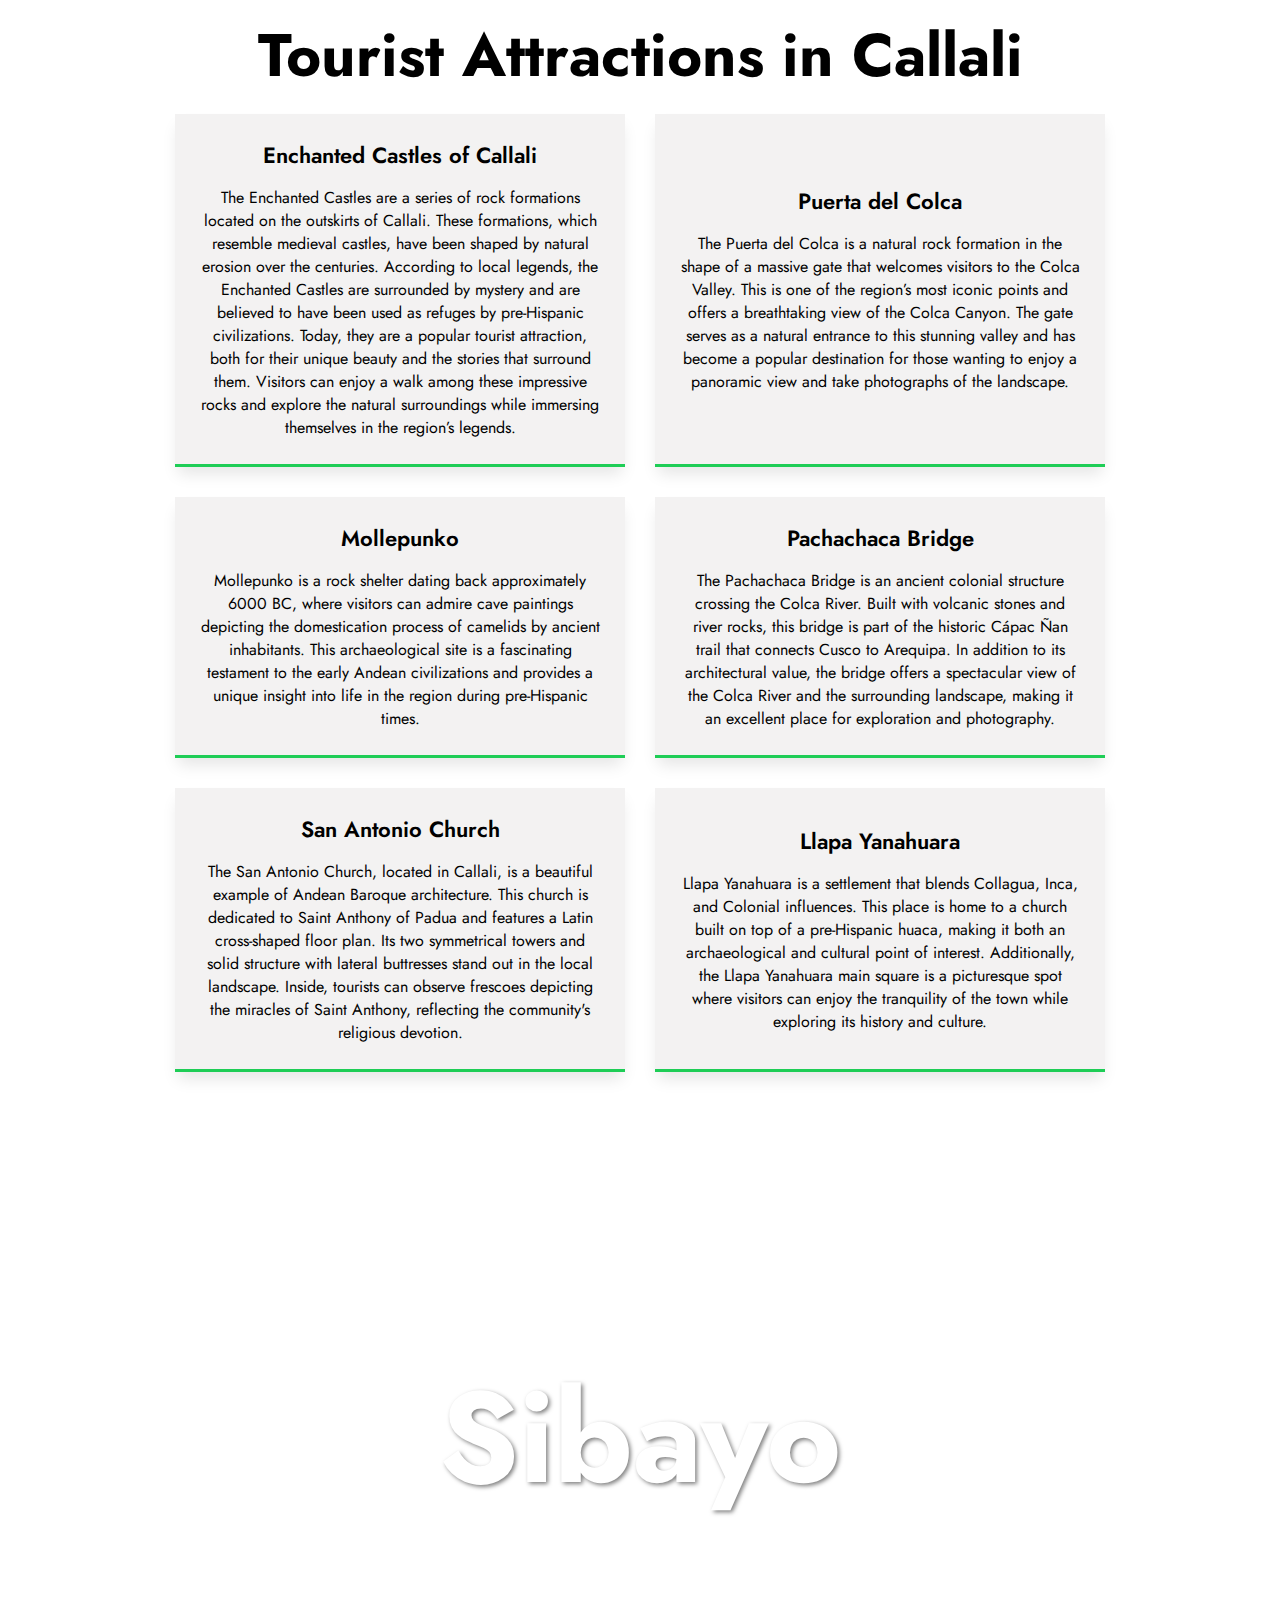
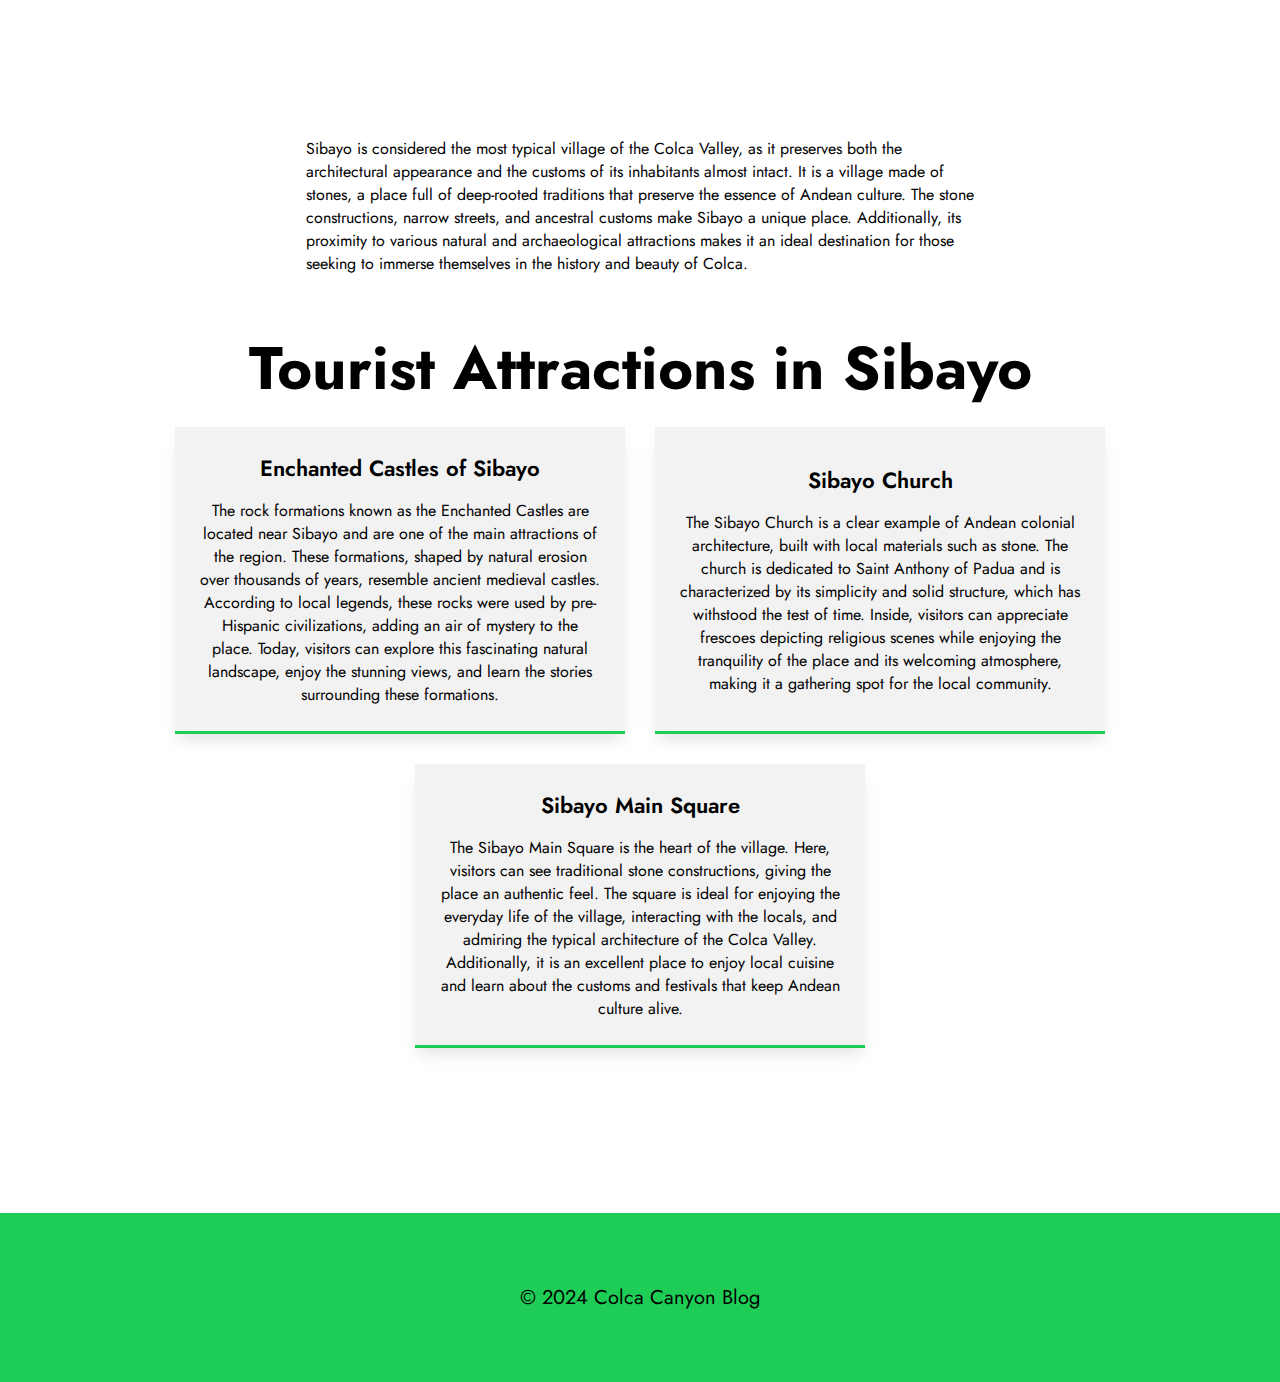
<file: destinos.html>
<!DOCTYPE html>
<html lang="es">

<head>
    <meta charset="UTF-8">
    <meta name="viewport" content="width=device-width, initial-scale=1.0">
    <title>Destinations</title>
    <meta name="robots" content="index, follow">

    <link rel="stylesheet" href="style.css">
    <link rel="preconnect" href="https://fonts.googleapis.com">
    <link rel="preconnect" href="https://fonts.gstatic.com" crossorigin>
    <link href="https://fonts.googleapis.com/css2?family=Jost:ital,wght@0,100..900;1,100..900&display=swap"
        rel="stylesheet">
        <link rel="icon" type="image/png" href="https://cdn-icons-png.flaticon.com/512/1929/1929693.png">

        <script type="text/javascript">
            function googleTranslateElementInit() {
                new google.translate.TranslateElement({
                    pageLanguage: 'es', 
                    includedLanguages: 'en,es,fr,da,hu,de,it,zh-CN,ko,pt,ru,nl,hi,ja,pl,uk', // idiomas disponibles: Español, Inglés, Francés, Danés, Húngaro, Alemán, Italiano, Chino Mandarín, Coreano, Portugués, Ruso, Holandés, Hindú, Japonés, Polaco, Ucraniano
                    layout: google.translate.TranslateElement.InlineLayout.SIMPLE
                }, 'google_translate_element');
            }
        </script>
        <script type="text/javascript" src="https://translate.google.com/translate_a/element.js?cb=googleTranslateElementInit"></script>
        <script async src="https://pagead2.googlesyndication.com/pagead/js/adsbygoogle.js?client=ca-pub-7519552983128815"
        crossorigin="anonymous"></script>
    </head>
<body>
    <nav class="navbar">
        <span class="menu-toggle" onclick="toggleMenu()">☰</span>
        <ul id="navbarMenu">
            <li><a href="index.html">Home</a></li>
            <li><a href="comollegar.html">How to get there?</a></li>
            <li><a href="destinos.html">Destinations</a></li>
            <li><a href="actividades.html">Activities</a></li>
            <li><a href="consejos.html">Tips</a></li>
            <li><a class="cambio_idioma" href="javascript:void(0);" id="google_translate_button">Change language</a></li>
        </ul>
    </nav>
    <div id="google_translate_element" ></div>

    <section class="dtnccl">
        <h1>Discovering the Destinations of the Colca Canyon</h1>
        <p>The Colca Canyon is one of the most impressive destinations in Peru, full of numerous attractions and tourist sites that captivate those who visit. Along its vast stretch, there are many traditional towns that have preserved their customs and traditions over time, offering a unique cultural and scenic experience. Each of these towns adds its particular charm, with festivals, dances, and a gastronomy that reflects the richness of their heritage.<br>
    
        In this guide, we will introduce the most outstanding destinations within the Colca Canyon, along with their main attractions and features. From viewpoints that allow you to admire the depth of the canyon and the majestic flight of the Andean condor, to hot springs, ancient agricultural terraces, and trekking routes that pass through breathtaking landscapes, the Colca Canyon offers an unforgettable experience for those seeking nature, history, and vibrant culture. Get ready to discover everything this majestic place has to offer.</p>
    
        <h2>Traditional Towns and Their Attractions</h2>
        <p>The Colca Canyon is made up of a series of towns that offer an authentic view of Andean life. Each of these destinations has its own character and unique attractions, allowing visitors to immerse themselves in the local culture. Below, we present some of the most prominent towns and their features:</p>
    </section>
    <section class="ctnvill">
        <div class="parallax chivay">
            <div class="texto">
                Chivay
            </div>
        </div>
        <div class="dtnccl">
            <p>Chivay, a charming town located in the heart of the Colca Valley, is considered the gateway to the majestic Colca Canyon, one of the deepest canyons in the world. Situated at approximately 3,600 meters above sea level, Chivay is a destination that combines natural beauty, Andean culture, and a rich history. This picturesque town is the ideal place to start your adventure in the Colca Canyon, offering a variety of tourist attractions that captivate visitors.</p>
        </div>
    
        <h2 style="margin-bottom: 0px; text-align: center;">Tourist Attractions in Chivay</h2>
        <div class="atracti">
            <div class="atractictn">
                <h3>La Calera Hot Springs</h3>
                One of Chivay's main attractions is the La Calera Hot Springs, located just a few minutes from the town center. These hot springs, which come from natural springs, are rich in minerals and offer the perfect place to relax after a day of exploration. With several pools of varying temperatures, visitors can enjoy a revitalizing bath while taking in the breathtaking mountain landscape that surrounds the area.
            </div>
            <div class="atractictn">
                <h3>Chivay Main Square</h3>
                The Chivay Main Square is the vibrant heart of this picturesque town, a place full of history, traditions, and culture. Surrounded by beautiful colonial buildings, the square is ideal for a leisurely walk while enjoying the Andean atmosphere. In the afternoons, tourists can observe how locals gather to share laughter and conversations, while children play. From here, you can also appreciate the majesty of the mountain peaks that surround the area. Additionally, there are several markets around the square where visitors can buy traditional handicrafts, textiles, and native products from the region. A lively and colorful place that reflects the soul of the Colca Valley!
            </div>
            <div class="atractictn">
                <h3>Chivay Market</h3>
                The Chivay Market is the perfect place to immerse yourself in local culture. Here, tourists can explore the colorful market stalls, where local farmers offer fresh produce such as fruits, vegetables, tubers, and Andean corn. It is also the ideal spot to buy typical handicrafts, alpaca textiles, and items crafted by the skilled hands of the Colca Valley's inhabitants. The energy of the market is unique: the bustle, the aromas, and the warmth of the people make this a must-visit place for any tourist.
            </div>
            <div class="atractictn">
                <h3>Gastronomic Tourism</h3>
                Gastronomic tourism in Chivay offers a unique experience of Andean cuisine, with typical dishes that reflect the traditions of the Colca Valley. Among the most notable are stuffed rocoto, native potatoes like chuño and olluco, and fried guinea pig or alpaca meat. Traditional soups like cardillo broth and quinoa soup, as well as desserts like mazamorra morada and fresh fruits like tunillas, can also be enjoyed. This experience is not only an opportunity to savor local food but also to learn about native ingredients and immerse yourself in the culinary traditions of the region.
            </div>
            
        </div>
    </section>
        


    <section class="ctnvill">
        <div class="parallax yanque">
            <div class="texto">
                Yanque
            </div>
        </div>
        <div class="dtnccl">
            <p>Yanque is a picturesque village located in the heart of the Colca Canyon, famous for its proximity to the most iconic viewpoints and its rich Andean culture. Just a few minutes from the city of Arequipa, Yanque is the perfect destination for travelers looking to immerse themselves in the tradition, history, and natural beauty of the Colca Valley. With its colonial church and mountainous surroundings, Yanque is a charming place that invites you to explore nature and local customs.</p>
        </div>
    
        <h2 style="margin-bottom: 0px; text-align: center;">Tourist Attractions in Yanque</h2>
        <div class="atracti">
            <div class="atractictn">
                <h3>Yanque Church</h3>
                The Yanque Church, a majestic colonial building, is one of the main attractions of this picturesque village. This church, with its traditional architecture, is famous for its artistic details and historical value. Every year, religious festivals are held in honor of the Virgin of the Assumption, one of the most important celebrations in the region. The church is surrounded by beautiful mountainous landscapes, making it an ideal place for reflection and contemplation.
            </div>
            <div class="atractictn">
                <h3>Yanque Viewpoint</h3>
                The Yanque Viewpoint offers a spectacular view of the Colca Canyon, allowing tourists to admire the stunning landscape of the mountains and the river that winds through the canyon's bottom. From here, you can observe the majestic flight of the condors, which are one of the most impressive attractions in the area. This viewpoint is the perfect place to enjoy a sunset, surrounded by a breathtaking natural setting.
            </div>
            <div class="atractictn">
                <h3>Yanque Hot Springs</h3>
                The Yanque Hot Springs are one of the best options to relax after a day of exploration in the Colca Canyon. These natural hot springs, which flow from the mountains, are rich in minerals and known for their healing properties. Soaking in the hot waters while enjoying the panoramic view of the valley is an unforgettable experience that revitalizes both body and soul.
            </div>
            <div class="atractictn">
                <h3>Horseback Riding in Yanque</h3>
                Horseback riding in Yanque is one of the most authentic and exciting experiences offered by the Colca Valley. The locally raised horses in Yanque, known for their adaptability and resistance to high altitudes, will guide visitors through breathtaking landscapes. During these rides, travelers will explore the natural beauty of the region, getting close to the majestic Colca Canyon while enjoying panoramic views of the Colca River. This is a unique way to experience rural Andean life and connect with the region's nature in a special and peaceful manner.
            </div>
            <div class="atractictn">
                <h3>Hiking in the Colca Valley</h3>
                One of the best ways to explore Yanque and its surroundings is by hiking through the Colca Valley. Here, tourists can enjoy breathtaking views, learn about the agricultural terraces dating back to pre-Inca times, and admire the local flora and fauna. The hike offers a unique experience to connect with nature and learn about the ancestral history of the region.
            </div>
            <div class="atractictn">
                <h3>Experiential Tourism in Yanque</h3>
                In Yanque, tourists have the opportunity to immerse themselves in the daily life of a unique Andean community. They can interact with local families, learn traditional crafts such as alpaca weaving, and participate in agricultural activities like harvesting potatoes and Andean corn. Additionally, they will enjoy delicious homemade meals, such as rocoto relleno, while getting to know the local gastronomic customs. This experience deeply connects you with the culture, history, and warmth of the inhabitants of Yanque, providing authentic and unforgettable memories of rural life in the Colca Valley.
            </div>
            <div class="atractictn">
                <h3>Hotels in Yanque</h3>
                Yanque offers a variety of cozy hotels that allow tourists to enjoy a comfortable and authentic stay in the heart of the Colca Valley. Accommodations in the area are designed to integrate perfectly with the natural surroundings, offering stunning views of the canyon and the surrounding mountains. Many of these hotels provide a unique experience, with services including thermal pools, spas, and the possibility of enjoying local cuisine at their restaurants. Whether you're looking for luxury or a simpler, more cozy option, the hotels in Yanque guarantee an unforgettable experience with the warmth of Andean hospitality.
            </div>
        </div>
    </section>
    
    
    <section class="ctnvill">
        <div class="parallax cabanaconde">
            <div class="texto">
                Cabanaconde
            </div>
        </div>
        <div class="dtnccl">
            <p>Cabanaconde, an adventure destination in the Colca Valley, is one of the main tourist destinations in the region. Known for its proximity to the majestic Colca Canyon, it is the ideal place for hiking, enjoying spectacular views, and experiencing local life. Cabanaconde offers a variety of tourist attractions that allow visitors to immerse themselves in the natural beauty of the area and learn about its traditions.</p>
        </div>
    
        <h2 style="margin-bottom: 0px; text-align: center;">Tourist Attractions in Cabanaconde</h2>
        <div class="atracti">
            <div class="atractictn">
                <h3>Sangalle Valley</h3>
                Sangalle Valley, also known as the "Oasis Valley," is a hidden paradise in the Colca Canyon. This green and fertile valley is located several kilometers from Cabanaconde and is famous for its palm trees and natural hot springs. Travelers can hike to the valley, enjoying breathtaking scenery as they descend into the oasis, perfect for resting and relaxing in the hot springs.
            </div>
            <div class="atractictn">
                <h3>Hikes in the Colca Canyon</h3>
                Hiking in the Colca Canyon is one of the main activities in Cabanaconde. Tourists can choose from various routes, ranging from short walks to longer descents into the canyon. The viewpoints and landscapes along the way are simply stunning, allowing visitors to enjoy panoramic views of the deepest canyon in the world.
            </div>
            <div class="atractictn">
                <h3>Llahuar Hot Springs</h3>
                Llahuar Hot Springs, located in the Colca Canyon, are another unique attraction in Cabanaconde. After a long hike, tourists can relax in these hot springs, known for their healing properties. The warm waters flow directly from the mountains, offering a wellness experience in a peaceful and natural setting.
            </div>
            <div class="atractictn">
                <h3>Cruz del Cóndor Viewpoint</h3>
                The Cruz del Cóndor Viewpoint is one of the most iconic places in the Colca Canyon. From this viewpoint, visitors can observe the majestic flight of the Andean condors, birds that soar through the skies of the canyon. In addition to the stunning view of the Colca Canyon, the viewpoint is an excellent place to purchase local handicrafts sold by the locals to tourists.
            </div>
            <div class="atractictn">
                <h3>Maize Farming Countryside</h3>
                The countryside of Cabanaconde is a must-visit stop, known for its vast fields of Andean maize cultivation. Tourists can enjoy a walk through the farmlands, admiring the maize fields in their growing stage, and observe the traditional techniques used by local farmers. This region is a great example of the deep connection the people of Cabanaconde have with the land and a unique opportunity to learn about the region's ancestral farming practices.
            </div>
            
        </div>
    </section>
    



    <section class="ctnvill">
        <div class="parallax maca">
            <div class="texto">
                Maca
            </div>
        </div>
        <div class="dtnccl">
            <p>Maca, a picturesque village in the heart of the Colca Canyon, is a unique destination where travelers can immerse themselves in Andean rural life, enjoy the beauty of its landscape, and learn about ancestral traditions. Located 3,300 meters above sea level, Maca offers a rich local culture and a deep connection to nature.</p>
        </div>
        
        <h2 style="margin-bottom: 0px; text-align: center;">Tourist Attractions in Maca</h2>
        <div class="atracti">
            <div class="atractictn">
                <h3>Local Handicrafts</h3>
                In Maca, tourists can find a wide variety of local handicrafts made by the villagers. Some of the standout products are alpaca textiles, colorful weavings, traditional ceramics, and wooden items. These crafts are perfect to take home as unique souvenirs that reflect the customs and skills of the artisans in the region.
            </div>
            <div class="atractictn">
                <h3>Geological Fault</h3>
                The Maca geological fault is an impressive natural feature in the area that can be observed while traveling around the village. This geological formation is a testament to the seismic phenomena that have shaped the Colca Canyon over the centuries. In addition to its scientific value, the fault offers a spectacular landscape, ideal for geology and nature enthusiasts.
            </div>
            <div class="atractictn">
                <h3>Alpaca Farming</h3>
                Alpaca farming is a tradition in Maca, and visitors can interact with these animals that are essential to life in the Andes. Tourists can visit local farms, learn about alpaca breeding, and the process of obtaining their wool. It is also a great opportunity to photograph these charismatic animals in their natural environment.
            </div>
            <div class="atractictn">
                <h3>Instagrammable Place with Alpacas</h3>
                Maca is also the perfect place for photo lovers, especially in the rural setting where tourists can capture Instagrammable photos with alpacas. Surrounded by mountains and the stunning landscape of the Colca Canyon, the area offers a picturesque atmosphere that makes every photo memorable. Don’t forget your camera to take home a unique memory of this encounter with nature and local wildlife.
            </div>
        </div>
    </section>
    <section class="ctnvill">
        <div class="parallax callali">
            <div class="texto">
                Callali
            </div>
        </div>
        <div class="dtnccl">
            <p>Callali, a picturesque district located in the Colca Valley, Arequipa, is known for its rich history, stunning natural beauty, and valuable cultural heritage. The district offers a range of tourist attractions that allow visitors to learn more about traditional Andean life, the ancient civilizations that once inhabited the area, and the grandeur of the Colca Canyon. Additionally, Callali is home to mysterious and fascinating sites such as the Enchanted Castles.</p>
        </div>
        
        <h2 style="margin-bottom: 0px; text-align: center;">Tourist Attractions in Callali</h2>
        <div class="atracti">
            <div class="atractictn">
                <h3>Enchanted Castles of Callali</h3>
                The Enchanted Castles are a series of rock formations located on the outskirts of Callali. These formations, which resemble medieval castles, have been shaped by natural erosion over the centuries. According to local legends, the Enchanted Castles are surrounded by mystery and are believed to have been used as refuges by pre-Hispanic civilizations. Today, they are a popular tourist attraction, both for their unique beauty and the stories that surround them. Visitors can enjoy a walk among these impressive rocks and explore the natural surroundings while immersing themselves in the region’s legends.
            </div>
            <div class="atractictn">
                <h3>Puerta del Colca</h3>
                The Puerta del Colca is a natural rock formation in the shape of a massive gate that welcomes visitors to the Colca Valley. This is one of the region’s most iconic points and offers a breathtaking view of the Colca Canyon. The gate serves as a natural entrance to this stunning valley and has become a popular destination for those wanting to enjoy a panoramic view and take photographs of the landscape.
            </div>
            <div class="atractictn">
                <h3>Mollepunko</h3>
                Mollepunko is a rock shelter dating back approximately 6000 BC, where visitors can admire cave paintings depicting the domestication process of camelids by ancient inhabitants. This archaeological site is a fascinating testament to the early Andean civilizations and provides a unique insight into life in the region during pre-Hispanic times.
            </div>
            <div class="atractictn">
                <h3>Pachachaca Bridge</h3>
                The Pachachaca Bridge is an ancient colonial structure crossing the Colca River. Built with volcanic stones and river rocks, this bridge is part of the historic Cápac Ñan trail that connects Cusco to Arequipa. In addition to its architectural value, the bridge offers a spectacular view of the Colca River and the surrounding landscape, making it an excellent place for exploration and photography.
            </div>
            <div class="atractictn">
                <h3>San Antonio Church</h3>
                The San Antonio Church, located in Callali, is a beautiful example of Andean Baroque architecture. This church is dedicated to Saint Anthony of Padua and features a Latin cross-shaped floor plan. Its two symmetrical towers and solid structure with lateral buttresses stand out in the local landscape. Inside, tourists can observe frescoes depicting the miracles of Saint Anthony, reflecting the community's religious devotion.
            </div>
            <div class="atractictn">
                <h3>Llapa Yanahuara</h3>
                Llapa Yanahuara is a settlement that blends Collagua, Inca, and Colonial influences. This place is home to a church built on top of a pre-Hispanic huaca, making it both an archaeological and cultural point of interest. Additionally, the Llapa Yanahuara main square is a picturesque spot where visitors can enjoy the tranquility of the town while exploring its history and culture.
            </div>
        </div>
    </section>
    
    
    <section class="ctnvill">
        <div class="parallax sibayo">
            <div class="texto">
                Sibayo
            </div>
        </div>
        <div class="dtnccl">
            Sibayo is considered the most typical village of the Colca Valley, as it preserves both the architectural appearance and the customs of its inhabitants almost intact. It is a village made of stones, a place full of deep-rooted traditions that preserve the essence of Andean culture. The stone constructions, narrow streets, and ancestral customs make Sibayo a unique place. Additionally, its proximity to various natural and archaeological attractions makes it an ideal destination for those seeking to immerse themselves in the history and beauty of Colca.
        </div>
    
        <h2 style="margin-bottom: 0px; text-align: center;">Tourist Attractions in Sibayo</h2>
        <div class="atracti" style="margin-bottom: 150px;">
            <div class="atractictn">
                <h3>Enchanted Castles of Sibayo</h3>
                The rock formations known as the Enchanted Castles are located near Sibayo and are one of the main attractions of the region. These formations, shaped by natural erosion over thousands of years, resemble ancient medieval castles. According to local legends, these rocks were used by pre-Hispanic civilizations, adding an air of mystery to the place. Today, visitors can explore this fascinating natural landscape, enjoy the stunning views, and learn the stories surrounding these formations.
            </div>
    
            <div class="atractictn">
                <h3>Sibayo Church</h3>
                The Sibayo Church is a clear example of Andean colonial architecture, built with local materials such as stone. The church is dedicated to Saint Anthony of Padua and is characterized by its simplicity and solid structure, which has withstood the test of time. Inside, visitors can appreciate frescoes depicting religious scenes while enjoying the tranquility of the place and its welcoming atmosphere, making it a gathering spot for the local community.
            </div>
    
            <div class="atractictn">
                <h3>Sibayo Main Square</h3>
                The Sibayo Main Square is the heart of the village. Here, visitors can see traditional stone constructions, giving the place an authentic feel. The square is ideal for enjoying the everyday life of the village, interacting with the locals, and admiring the typical architecture of the Colca Valley. Additionally, it is an excellent place to enjoy local cuisine and learn about the customs and festivals that keep Andean culture alive.
            </div>
    
            
        </div>
    </section>

    
    
    
    <footer>
        <p>&copy; 2024 Colca Canyon Blog</p>
    </footer>

    <script src="script.js"></script>
</body>

</html>
</file>
<file: style.css>
.crsdd,
.portada,
.tldsc_right {
    filter: saturate(150%)
}


.crsdd h2,
body {
    font-family: "Jost", sans-serif;
    overflow-x: hidden;

}
* {
    margin: 0;
    padding: 0;
    box-sizing: border-box;
  }
  
  html, body {
    width: 100%;
    overflow-x: hidden;
  }
*,
.galery {
    box-sizing: border-box;
    font-family: "Jost", sans-serif;

}

* {
    margin: 0;
    padding: 0
}

p {
    font-size: 20px;
}

h2 {
    font-size: 60px;
}




.msgbvn,
.portada {
    flex-direction: column;
    display: flex
}



.portada {
    position: relative;
    background: url(/imagenes/cruz.jpg) center/cover no-repeat fixed;
    height: 80vh;
    width: 100vw;
    color: #fff
}

.msgbvn {
    text-align: center
}

.msgbvn h2 {
    font-size: 60px !important;
    color: #000;
    line-height: 1;
    font-weight: 800;
}

.msgbvn p {
    font-style: italic;
    margin-top: 50px;
    color: #000;
}

.portada h1 {

    font-size: 150px;
    line-height: .9;

}

.portada_ctn {
    position: absolute;
    top: 20%;
    left: 10%;
}

.division1 {
    width: 380px;
    height: 6px;
    background-color: #1ecd56;
    position: absolute;

}

.division2 {
    width: 380px;
    height: 6px;
    background-color: #1ecd56;
    margin-top: 30px;
}

.msgbvn {
    padding: 150px 0;
    align-items: center;
    justify-content: center
}

.division {
    height: 4px;
    background-color: #1ecd56;
    border-radius: 50%
}

.dcpc_1 {
    display: flex;
    flex-direction: column;
    align-items: center;
    justify-content: center;
    height: auto;
    flex-wrap: wrap;
}

.imgdcpc_1 {
    display: flex;
    margin: 50px 0px 150px 0px;
}



.tldsc {
    margin-top: 30px;
    display: flex;
    align-items: center;
    width: 100vw;
    height: 80vh;
    position: relative;
    margin-bottom: 200px;
}



.tldsc_left h2 {
    color: white;
    font-size: 60px;
}

.tldsc_left p {
    color: white;
    font-style: italic;
    line-height: 1.4;
}

.crts {
    height: auto;
    padding: 150px;
    align-content: center;
    display: flex;
    justify-content: center;
    align-items: center
}

.cardcrts,
.crsdd {
    align-items: center;
    display: flex
}

.cardcrts {
    height: 325px;
    width: 230px;
    background-color: #e5e7ea;
    border-radius: 10px;
    margin: 0 30px;
    justify-content: center;
    text-align: center;
    padding: 30px;
    flex-direction: column
}

.cardcrts p {
    font-size: 18px !important;
    margin: 10px 0 0;
    padding: 0
}

.cardcrts img {
    height: 80px;
    width: 80px
}

.crsdd {
    height: 50vh;
    width: 100vw;
    background-image: url(https://www.peruandeantravel.com/images/southern-peru/colca-canyon-1920-800.jpg);
    background-attachment: fixed;
    background-position: center;
    background-repeat: no-repeat;
    background-size: cover;
    justify-content: center
}

.crsdd h2 {
    font-size: 50px;
    color: #fff
}

.galery {
    height: auto;
    display: flex;
    align-items: center;
    justify-content: center;
    flex-wrap: wrap
}

.image-container {
    width: 33vw;
    height: 247px;
    overflow: hidden;
    position: relative
}

.image-container h4 {
    position: absolute;
    top: 50%;
    left: 50%;
    transform: translate(-50%, -50%);
    color: #fff;
    text-align: center;
    z-index: 1;
    padding: 5px;
    font-size: 35px;
    opacity: 0;
    transition: opacity .3s;
    font-weight: bold;
    font-size: 35px;

}

.galery img {
    width: 100%;
    height: 100%;
    transition: transform .3s;
    display: block
}

.image-container:hover img {
    transform: scale(1.2);
    filter: brightness(50%)
}

.image-container:hover h4 {
    opacity: 1
}

.colca_curiosities {
    height: auto;
    width: 100vw;
    display: flex;
    flex-wrap: wrap;
    padding: 50px 15vw;
    justify-content: space-around;
}

.carta {
    height: auto;
    width: 350px;
    text-align: center;
    margin: 10px;
    padding: 15px;
    border-radius: 15px;

}

.carta h4 {
    font-size: 24px;
}

.carta p {
    color: #000;
    font-size: 18px;
}

footer {
    width: 100vw;
    padding: 70px;
    text-align: center;
    background-color: #1ecd56;
}

footer p {
    color: #000 !important;
    margin: 0px;
}

.portadacm {
    position: relative;
    background: url('https://muniyanahuara.gob.pe/wp-content/uploads/2020/12/pama-can%CC%83.jpg') center/cover no-repeat fixed;
    height: 80vh;
    width: 100vw;
    color: #fff;
    background-position: center 10%;
    background-repeat: no-repeat;
    flex-direction: column;
    display: flex;
    filter: saturate(150%);
    overflow: hidden;

}

.portadacm h2 {

    position: absolute;
    top: 40%;
    left: 24%;
    font-size: 150px;
    line-height: .9
}

.cabeceracl {
    text-align: center;
    padding: 70px;
    margin: 0 15vw;


}

.cabeceracl iframe {
    border-radius: 15px;
}

#map {
    height: 600px;
    width: 600px;
}

.clgroup {
    display: flex;
    height: auto;
    margin-top: 50px;
    align-items: center;
    justify-content: center;
}

.clgroup_right {
    padding: 20px;
    border-radius: 10px;
    box-shadow: 0 4px 8px rgba(0, 0, 0, 0.1);
    max-width: 700px;
    margin: 0px 20px;
    color: #333;
    margin-left: 20px;
}

.travel-steps {
    list-style-type: decimal;
    padding-left: 20px;
    line-height: 1.6;
}

.travel-steps li {
    margin-bottom: 10px;
    font-size: 16px;
    transition: color 0.3s ease;
    text-align: left;

}

.travel-steps li:hover {
    color: #47b72f;
    /* Un color azul para resaltar cuando el usuario pasa el cursor */
}

.info,
.companies {
    margin-top: 20px;
    padding: 15px;
    border-left: 4px solid #47b72f;
    border-radius: 5px;
    width: 500px;
    box-shadow: 0 4px 8px rgba(0, 0, 0, 0.1);

}

.info h2,
.companies h2 {
    font-size: 18px;
    color: #47b72f;
    margin-bottom: 10px;
}

.info p,
.companies ul {
    font-size: 15px;
    line-height: 1.5;
    margin: 0;
}

.companies ul {
    list-style-type: none;
    padding-left: 0;
}

.companies ul li {
    padding-left: 20px;
    position: relative;
    margin-bottom: 8px;
}

.companies ul li::before {
    content: "✔";
    /* Símbolo de checkmark */
    position: absolute;
    left: 0;
    top: 0;
    color: #47b72f;
}

strong {
    color: #47b72f;
}

.infocom {
    display: flex;
    flex-direction: column;
    width: 100%;
    justify-content: center;
    align-items: center;
    align-content: center;
}

.img-container {
    position: relative;
    height: 286px;
    width: 286px;
}

.img-container span {
    position: absolute;

}

.imgdcpc_1 {
    display: flex;
    align-items: center;
    justify-content: center;
}

.img-container {
    position: relative;
    width: 286px;
    /* Ajusta el ancho del contenedor */
    height: 286px;
    /* Ajusta la altura del contenedor */
    background-size: cover;
    /* Hace que la imagen cubra todo el contenedor */
    background-position: center;
    /* Centra la imagen en el contenedor */
    margin: 50px 20px;
}

.one {
    background-image: url(/imagenes/condor_flor.jpg);
}

.dos {
    background-image: url(/imagenes/costumbres.jpg);
}

.tres {
    background-image: url(/imagenes/flora.jpg);
}

.cuatro {
    background-image: url(/imagenes/comida.jpg);
}

.image-text {
    position: absolute;
    top: 0px;
    left: 0px;
    background-color: #1ecd56;
    color: rgb(255, 255, 255);
    font-size: 16px;
    font-weight: bold;
    padding: 5px 10px;
}

.tldsc_left {
    background-color: #111326;
    width: 60vw;
    padding: 60px;
    position: absolute;
    z-index: 5;

}

.tldsc_right {
    background-image: url('https://www.mundomapi.com/images/tours/trekking-al-canon-colca-3-dias-1608324924.jpg');
    height: 100%;
    width: 80vw;
    position: absolute;
    right: 0px;
    background-size: cover;
    background-position: center;
    background-attachment: fixed;
}


.crtrtcs {
    width: 100vw;
    padding: 50px 5vw;
    background-color: #111326;
    margin: 200px 0px;
}

.crtrtcs h2 {
    color: #1ecd56;
    font-size: 60px;
    text-align: center;
}

.ctn_crtrtcs {
    display: flex;
    justify-content: space-around;
    text-align: center;

}

.ctn_crtrtcs1 {
    margin: 0px 25px;
    display: flex;
    align-items: center;
    justify-content: center;
    flex-direction: column;
}

.ctn_crtrtcs1 h3 {
    color: #1ecd56;
}

.ctn_crtrtcs1 p {
    font-size: 18px;
    color: white;
    width: 80%;
    text-align: center;

}

.ctn_crtrtcs1 img {
    height: 300px;
    width: 350px;
    border-radius: 50px;
}

.dtscñ {
    width: 100vw;
    background-color: #1ecd56;
    color: #000;
    margin: 0px;
}

.dtscñ h2 {
    font-size: 60px;
    text-align: center;
    padding: 20px 0px;
    margin: 0;
    font-weight: bold;
}


.galery {
    display: grid;
    grid-template-columns: repeat(3, 1fr);
    max-width: 1200px;
    margin: 0 auto;
}

.image-container {
    text-align: center;
}

.image-container img {
    width: 100%;
    height: 350px;
}

.cmlg {
    width: 60vw;
    margin: 0px 20vw;

}



/*Navbar*/

.navbar {
    display: flex;
    justify-content: center;
    align-items: center;
    background-color: #47b72f;
    padding: 15px 30px;
    position: relative;
    color: white;
}

.navbar ul {
    display: flex;
    list-style: none;
    margin: 0;
    padding: 0;
}

.navbar li {
    margin: 0 15px;
}

.navbar a {
    color: white;
    text-decoration: none;
    font-size: 16px;
    padding: 8px;
    border-radius: 4px;
    transition: background-color 0.3s ease;
}

.navbar a:hover {
    background-color: #444;
}

.menu-toggle {
    display: none;
    font-size: 30px;
    color: white;
    cursor: pointer;
}

@media (max-width: 768px) {
    .navbar ul {
        display: none;
        width: 100%;
        flex-direction: column;
        align-items: center;
        position: absolute;
        top: 60px;
        left: 0;
        background-color: #333;
        padding: 10px 0;
    }

    .navbar.active ul {
        display: flex;
    }

    .navbar li {
        margin: 10px 0;
    }

    .menu-toggle {
        display: block;
    }

    .navbar {
        justify-content: flex-end;
    }
}

@media (max-width: 480px) {
    .navbar a {
        font-size: 14px;
    }
}



/*Navbar*/
.dsdaqp {
    display: flex;
    box-shadow: 0px 25px 15px -3px rgba(0, 0, 0, 0.1);
}

.dsdaqp p {
    font-size: 18px;
    line-height: 1.4;
}

.dsdaqpctn {
    padding: 35px;
    width: 50%;
}

.dtlp {
    width: 60vw;
    margin: 50px 20vw;
    text-align: center;
}

.dsdaqpch {
    display: flex;
    box-shadow: 0px 20px 15px -3px rgba(0, 0, 0, 0.1);
    padding: 35px;
}

.dsdaqpch p {
    font-size: 18px;
    line-height: 1.4;
}

.sctctn {
    margin-bottom: 50px;
}

h3 {
    font-size: 22px;
    font-weight: 600;

}

.clh2 {
    font-size: 40px;
    font-weight: 700;
    color: #1ecd56;
}

.ftg_cl {
    width: 100vw;
    background-color: #111326;
    padding: 50px 0px;

}

.dcrftg_cl {
    width: 40vw;
    text-align: center;
    margin: 40px 30vw;
    color: white;
}

.gall_ftg_cl {
    display: flex;
    flex-wrap: wrap;
    width: 70vw;
    margin: 0 15vw;
    height: auto;
    justify-content: center;
}

.img_gall_ftg_cl {
    width: 361.33px;
    height: 333px;
    overflow: hidden;
    position: relative;
    margin: 5px;
    display: flex;
    justify-content: center;
    align-items: center;
    border-radius: 2px;
}

.img_gall_ftg_cl img {
    max-height: 100%;
    height: auto;
    transition: transform .3s;
    filter: saturate(150%);
}

.img_gall_ftg_cl:hover img {
    transform: scale(1.2);
    filter: brightness(50%)
}

.img_gall_ftg_cl:hover h4 {
    opacity: 1
}

.img_gall_ftg_cl h4 {
    position: absolute;
    top: 50%;
    left: 50%;
    transform: translate(-50%, -50%);
    color: #fff;
    text-align: center;
    z-index: 1;
    padding: 5px;
    font-size: 35px;
    opacity: 0;
    transition: opacity .3s;
    font-weight: bold;
    font-size: 35px;
}

.dtnccl {
    width: 60%;
    margin: 0px 20vw;
    padding: 50px 50px;
}

.dtnccl h1 {
    font-size: 60px;
    margin-bottom: 20px;
}

.dtnccl h2 {
    font-size: 40px;
    margin: 20px 0px;

}

.dtnccl h3 {
    font-size: 25px;
    margin: 20px 0px;

}

.dtnccl h4 {
    font-size: 20px;
    margin: 20px 0px;
}

.dtnccl h5 {
    font-size: 18px;
    margin: 0px 10px;
    font-weight: bold;
}

.atracti {
    display: flex;
    flex-wrap: wrap;
    height: auto;
    width: 100vw;
    padding: 0vw 10vw;
    justify-content: center;

}

.atractictn {
    width: 450px;
    height: auto;
    padding: 25px;
    background-color: #f3f2f2;
    margin: 15px;
    box-shadow: 0px 10px 15px -3px rgba(0, 0, 0, 0.1);
    display: flex;
    align-items: center;
    justify-content: center;
    flex-direction: column;
    text-align: center;
    border-bottom: 3px solid #1ecd56;
}

.atractictn h3 {
    margin-bottom: 15px;
}

.centeralin {
    text-align: center;
    margin-top: auto;
}

.diffapp {
    background-color: #333;
    padding: 25px 0px;
    margin: 50px 0px;
}

.parallax {
    background-attachment: fixed;
    background-position: center;
    background-repeat: no-repeat;
    background-size: cover;
    width: 100vw;
    height: 500px;
    position: relative;
    margin: 100px 0px 0px 0px;
}

.chivay {
    background-image: url('./imagenes/calera.jpg');
    background-position: center;
    background-size: cover;
    background-repeat: no-repeat;
}

.yanque {
    background-image: url('./imagenes/yanque.gif');
    background-position: center;
background-size: cover;
background-repeat: no-repeat;
}

.cabanaconde {
    background-image: url('./imagenes/cabanaconde.jpg');
    background-position: center;
background-size: cover;
background-repeat: no-repeat;
}

.maca {
    background-image: url('./imagenes/maca.jpg');
    background-position: center;
background-size: cover;
background-repeat: no-repeat;
}

.callali {
    background-image: url('./imagenes/callali.jpg');
    background-position: center;
background-size: cover;
background-repeat: no-repeat;
}

.sibayo {
    background-image: url('./imagenes/sibayo.jpg');
    background-position: center;
background-size: cover;
background-repeat: no-repeat;
}

.texto {
    position: absolute;
    top: 50%;
    left: 50%;
    transform: translate(-50%, -50%);
    font-size: 8rem;
    color: white;
    font-weight: bold;
    text-shadow: 2px 2px 4px rgba(0, 0, 0, 0.5);
}


.dtnccl1 {
    width: 60%;
    margin: 0px 20vw;
    padding: 50px 50px 10px 50px;
}

.dtnccl1 h1 {
    font-size: 60px;
    margin-bottom: 20px;
}

.dtnccl1 h2 {
    font-size: 40px;
    margin: 20px 0px;

}

.dtnccl1 h3 {
    font-size: 25px;
    margin: 20px 0px;

}

.dtnccl1 h4 {
    font-size: 24px;
    margin: 20px 0px;
    font-weight: 500;
}

.dtnccl1 h5 {
    font-size: 18px;
    margin: 0px 10px;
    font-weight: bold;
}

.dtnccl1 li {
    font-size: 20px;
    line-height: 1.8;
}

.dtnccl1 strong {
    font-weight: 500;
}

.alingphoto {
    display: flex;
    align-items: center;
    justify-content: center;
    margin: 30px 0px;
}

.alingphoto img {
    width: 100%;
    height: auto;
}


.cambio_idioma {
    background-color: #333;
    border-radius: 15px;
}

.skiptranslate {
    width: 80%;
    text-align: right;
    margin-top: 15px;
}

@media (min-width: 768px) and (max-width: 1025px) {

    .portadacm,
    .portada {
        height: 50vh;
    }

    .portadacm {
        align-items: center;
        justify-content: center;
    }

    .portadacm h2 {
        position: relative;
        top: 0%;
    }

    .msgbvn {
        padding: 50px 0px;
    }

    .tldsc_right {
        width: 100vw;
    }

    .crtrtcs {
        margin: 50px 0px;
    }

    .ctn_crtrtcs {
        flex-wrap: wrap;

    }

    .ctn_crtrtcs p {
        width: 200px;
    }

    .ctn_crtrtcs1 {
        margin: 25px;
    }

    .image-container img {
        height: 100%;
    }

    .colca_curiosities {
        padding: 20px 0px;
    }

    .carta {
        width: 300px;
        display: flex;
        align-items: center;
        justify-content: center;
        flex-direction: column;
    }

    .dtlp {
        width: 80vw;
        margin: 25px 10vw 50px 10vw;
    }

    .cmlg {
        width: 85vw;
        margin: 0px 7.5vw;
    }

    .dcrftg_cl {
        width: 60vw;
        margin: 40px 20vw;
    }

    .gall_ftg_cl {
        width: 85vw;
        margin: 0px 7.5vw;
    }

    .img_gall_ftg_cl {
        width: 280px;
    }

    .dtnccl {
        width: 80vw;
        margin: 0px 10vw;
        text-align: center;
    }

    .atractictn {
        width: 400px;
    }

    .atracti {
        padding: 0px 5vw;
    }

    .dtnccl p {
        text-align: center;
    }

    .dtnccl1 {
        width: 85vw;
        margin: 0px 7.5vw;
    }

    .skiptranslate {
        width: 100vw;
    }
}

@media (min-width: 430px) and (max-width: 932px) {
    .portada {
        width: auto;
        height: 50vh;
        background: url(/imagenes/cruz.jpg) center / cover no-repeat;

    }

    .portada_ctn {
        position: relative;
        left: 0%;
    }

    .portada_ctn h1 {
        font-size: 80px;
        text-align: center;
    }

    .division1 {
        display: none;
    }

    .imgdcpc_1 {
        flex-wrap: wrap;
    }

    .msgbvn {
        padding-bottom: 50px;
    }

    .img-container {
        margin: 5px 20px;
        width: 350px;
        height: 350px;
    }

    .tldsc {
        display: block;
    }

    .tldsc_left {
        width: 100vw;
        text-align: center;
        padding: 25px;
    }

    .tldsc_right {
        display: none;
    }

    .crtrtcs {
        margin-top: 0px;
        display: flex;
        flex-direction: column;
    }

    .ctn_crtrtcs {
        flex-wrap: wrap;
    }

    .crtrtcs h2 {
        font-size: 50px;
        font-weight: bold;
    }

    .ctn_crtrtcs1 {
        margin: 15px 25px;
    }

    .dtscñ h2 {
        font-size: 50px;
    }

    .container {
        width: 50%;
    }

    .image-container {
        width: 100%;
    }

    .image-container img {
        width: 100% !important;
        height: 100%;
    }

    .galery {
        grid-template-columns: repeat(2, 1fr);
    }

    .colca_curiosities {
        padding: 50px 25px;
    }

    .carta {
        margin: 0px;
    }




    .portadacm {
        width: auto;
        height: 50vh;
        background: url("https://muniyanahuara.gob.pe/wp-content/uploads/2020/12/pama-can%CC%83.jpg") center / cover no-repeat;
        display: flex;
        align-items: center;
        justify-content: center;
    }

    .portada_ctn {
        position: relative;
        left: 0%;
    }

    .portadacm h2 {
        font-size: 80px;
        text-align: center;
        left: 0px;
    }

    .cabeceracl {
        padding: 0px;
    }

    .dtlp {
        margin: 50px 5vw;
        width: 90vw;
    }

    .cmlg {
        width: 100vw;
        margin: 0px;
    }

    .sctctn {
        width: 100vw;
    }

    .clh2 {
        text-align: center;
    }

    .dsdaqp {
        flex-direction: column;
    }

    .dsdaqpctn {
        width: 100%;
        padding: 0px 35px;
    }

    .dcrftg_cl {
        width: 90vw;
        margin: 40px 5vw;
    }

    .division {
        width: 100%;
        margin: 0px !important;
    }

    .dtnccl {
        margin: 0px 5vw;
        width: 90vw;
        padding: 25px 15px;
    }

    .dtnccl h1 {
        font-size: 40px;
    }

    .texto {
        font-size: 60px;
    }

    .dtnccl1 {
        width: 90vw;
        margin: 0px 5vw;
        padding: 0px;
    }

    .dtnccl1 li {
        margin-left: 15px;
        line-height: 1.5;
    }

    p {
        line-height: 1.5;
    }

    .skiptranslate {
        width: 100vw;
    }
}

@media (max-width: 430px) {
    .portada {
        width: auto;
        height: 50vh;
        background: url(/imagenes/cruz.jpg) center / cover no-repeat;

    }

    .portada_ctn {
        position: relative;
        left: 0%;
    }

    .portada_ctn h1 {
        font-size: 80px;
        text-align: center;
    }

    .division1 {
        display: none;
    }

    .imgdcpc_1 {
        flex-wrap: wrap;
    }

    .msgbvn {
        padding-bottom: 50px;
    }

    .img-container {
        margin: 5px 20px;
    }

    .tldsc {
        display: block;
    }

    .tldsc_left {
        width: 100vw;
        text-align: center;
        padding: 25px;
    }

    .tldsc_right {
        display: none;
    }

    .crtrtcs {
        margin-top: 0px;
        display: flex;
        flex-direction: column;
        width: auto;
    }

    .ctn_crtrtcs {
        flex-wrap: wrap;
    }

    .crtrtcs h2 {
        font-size: 50px;
        font-weight: bold;
    }

    .ctn_crtrtcs1 {
        margin: 15px 25px;
    }

    .dtscñ h2 {
        font-size: 50px;
    }

    .container {
        width: 50%;
    }

    .image-container {
        width: 100%;
        height: 100%;
    }

    .image-container img {
        width: 100% !important;
        height: 100%;
    }

    .galery {
        grid-template-columns: repeat(2, 1fr);
    }

    .colca_curiosities {
        padding: 50px 25px;
    }

    .carta {
        margin: 0px;
    }




    .portadacm {
        width: auto;
        height: 50vh;
        background: url("https://muniyanahuara.gob.pe/wp-content/uploads/2020/12/pama-can%CC%83.jpg") center / cover no-repeat;
        display: flex;
        align-items: center;
        justify-content: center;
    }

    .portada_ctn {
        position: relative;
        left: 0%;
    }

    .portadacm h2 {
        font-size: 80px;
        text-align: center;
        left: 0px;
    }

    .cabeceracl {
        padding: 0px;
    }

    .dtlp {
        margin: 50px 5vw;
        width: 90vw;
    }

    .cmlg {
        width: 100vw;
        margin: 0px;
    }

    .sctctn {
        width: 100vw;
    }

    .clh2 {
        text-align: center;
    }

    .dsdaqp {
        flex-direction: column;
    }

    .dsdaqpctn {
        width: 100%;
        padding: 0px 35px;
    }

    .dcrftg_cl {
        width: 90vw;
        margin: 40px 5vw;
    }

    .division {
        width: 100%;
        margin: 0px !important;
    }

    .dtnccl {
        margin: 0px 5vw;
        width: 90vw;
        padding: 25px 15px;
    }

    .dtnccl h1 {
        font-size: 40px;
    }

    .texto {
        font-size: 60px;
    }

    .dtnccl1 {
        width: 90vw;
        margin: 0px 5vw;
        padding: 0px;
    }

    .dtnccl1 li {
        margin-left: 15px;
        line-height: 1.5;
    }

    p {
        line-height: 1.5;
    }

    .skiptranslate {
        width: 100vw;
    }
}
</file>
